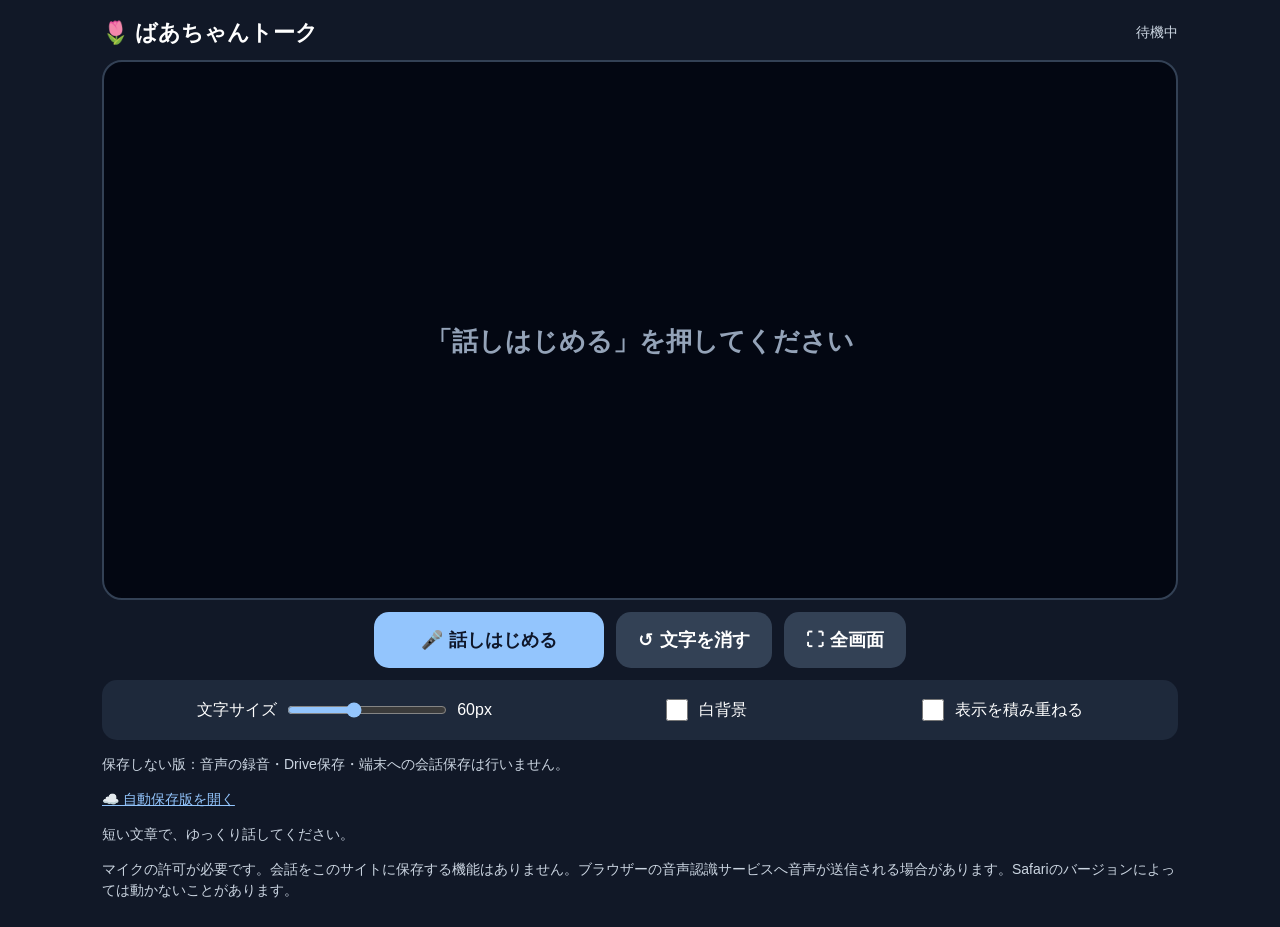
<file: baachan-talk-nosave/index.html>
<!doctype html><html lang="ja"><head><meta charset="utf-8"><meta name="viewport" content="width=device-width,initial-scale=1,viewport-fit=cover"><title>ばあちゃんトーク（保存しない版）</title><meta name="theme-color" content="#111827"><style>
*{box-sizing:border-box}body{margin:0;background:#111827;color:white;font-family:-apple-system,BlinkMacSystemFont,"Hiragino Kaku Gothic ProN",sans-serif}main{max-width:1100px;margin:auto;padding:12px}.top,.controls,.settings{display:flex;align-items:center;gap:12px;flex-wrap:wrap;justify-content:center}.top{justify-content:space-between;margin:6px 0 12px}.top h1{margin:0;font-size:22px}.status{font-size:14px;color:#cbd5e1}.screen{min-height:300px;height:60dvh;background:#030712;color:white;border:2px solid #334155;border-radius:20px;padding:24px;display:flex;align-items:center;justify-content:center;text-align:center;overflow:auto}.screen.light{background:#fffdf5;color:#171717}.text{font-size:var(--fontSize,60px);font-weight:750;line-height:1.4;overflow-wrap:anywhere;white-space:pre-wrap;width:100%}.interim{opacity:.65}.hint{font-size:26px;color:#94a3b8}button{font:700 18px system-ui;border:0;border-radius:15px;padding:15px 22px;background:#334155;color:white;min-height:56px}button.main{background:#93c5fd;color:#0f172a;min-width:230px}button.main.active{background:#fecaca;color:#450a0a}.controls,.settings{margin-top:12px}.settings{background:#1e293b;padding:16px;border-radius:15px;justify-content:space-around}label{display:flex;align-items:center;gap:8px}input[type=range]{accent-color:#93c5fd;width:160px}input[type=checkbox]{height:22px;width:22px}.notice{line-height:1.5;color:#cbd5e1;font-size:14px}.error{color:#fecaca}@media(max-width:540px){.screen{height:57dvh}.controls .main{width:100%}.controls button:not(.main){flex:1}}
 .drivePanel{background:#17253a;border:1px solid #40516c;border-radius:15px;padding:15px;margin-top:16px}.drivePanel summary{cursor:pointer;font-weight:700}.drivePanel input[type=text]{width:100%;max-width:530px;padding:12px;border-radius:10px;border:1px solid #7b8da7;background:#fff;color:#111;font-size:15px}.drivePanel p{color:#cbd5e1;line-height:1.5;font-size:14px}</style></head><body><main><div class="top"><h1>🌷 ばあちゃんトーク</h1><span class="status" id="status">待機中</span></div><div id="screen" class="screen"><div class="text" id="text"><span class="hint">「話しはじめる」を押してください</span></div></div><div class="controls"><button class="main" id="toggle">🎤 話しはじめる</button><button id="clear">↺ 文字を消す</button><button id="fullscreen">⛶ 全画面</button></div><div class="settings"><label>文字サイズ <input type="range" min="32" max="100" step="2" value="60" id="size"><output id="sizeOut">60px</output></label><label><input type="checkbox" id="light">白背景</label><label><input type="checkbox" id="keep">表示を積み重ねる</label></div><p class="notice">保存しない版：音声の録音・Drive保存・端末への会話保存は行いません。</p><p class="notice"><a href="../baachan-talk/" style="color:#93c5fd">☁️ 自動保存版を開く</a></p><p class="notice" id="notice">短い文章で、ゆっくり話してください。</p><p class="notice">マイクの許可が必要です。会話をこのサイトに保存する機能はありません。ブラウザーの音声認識サービスへ音声が送信される場合があります。Safariのバージョンによっては動かないことがあります。</p></main><script>
(()=>{'use strict';const $=id=>document.getElementById(id),Recognition=window.SpeechRecognition||window.webkitSpeechRecognition;let recog=null,want=false,active=false,opening=false,epoch=0,timer=null,finalText='',interimText='';const toggle=$('toggle'),notice=$('notice'),status=$('status');function render(){const box=$('text');box.replaceChildren();if(!finalText&&!interimText){const a=document.createElement('span');a.className='hint';a.textContent=want?'話しかけてください':'「話しはじめる」を押してください';box.append(a);return}box.append(document.createTextNode(finalText));if(interimText){let span=document.createElement('span');span.className='interim';span.textContent=(finalText?'\n':'')+interimText;box.append(span)}}function info(s,err=false){notice.textContent=s;notice.classList.toggle('error',err)}function showState(s){status.textContent=s;toggle.textContent=want?'■ 会話を止める':'🎤 話しはじめる';toggle.classList.toggle('active',want)}function stop(){want=false;epoch++;if(timer)clearTimeout(timer);timer=null;if(recog)try{recog.abort()}catch(e){}recog=null;active=false;opening=false;interimText='';showState('待機中');render();info('停止しました。文字はそのまま表示されています。')}function listen(){if(!want||opening||active)return;opening=true;const myEpoch=epoch;try{const r=new Recognition();recog=r;r.lang='ja-JP';r.continuous=true;r.interimResults=true;r.maxAlternatives=1;r.onstart=()=>{if(myEpoch!==epoch)return;opening=false;active=true;showState('🎤 聞き取り中');info('マイクが有効です。話しかけてください。')};r.onresult=e=>{if(myEpoch!==epoch)return;let completed='',temporary='';for(let i=e.resultIndex;i<e.results.length;i++){const txt=e.results[i][0]?.transcript||'';if(e.results[i].isFinal)completed+=txt;else temporary+=txt}if(completed.trim()){finalText=$('keep').checked?(finalText?finalText+'\n':'')+completed.trim():completed.trim()}interimText=temporary.trim();render()};r.onerror=e=>{if(myEpoch!==epoch)return;const code=e.error||'unknown';if(['not-allowed','service-not-allowed','audio-capture','language-not-supported'].includes(code)){want=false;info('音声認識を利用できません（'+code+'）。マイク許可・Safariの対応状況を確認してください。',true)}else if(code==='no-speech')info('聞き取れませんでした。再度話してください。');else info('認識が一時停止しました（'+code+'）。',true);showState(want?'再接続中':'待機中')};r.onend=()=>{if(myEpoch!==epoch)return;active=false;opening=false;interimText='';render();showState(want?'再接続中':'待機中');if(want)timer=setTimeout(()=>{if(myEpoch===epoch)listen()},700)};r.start();showState('起動中')}catch(err){opening=false;want=false;showState('待機中');info('音声認識を開始できませんでした。'+(err.message||''),true)}}toggle.onclick=()=>{if(want){stop();return}if(!Recognition){info('このブラウザーでは音声認識APIが使えません。別の音声認識方式が必要です。',true);return}if(!isSecureContext){info('HTTPSでページを開いてください。',true);return}want=true;epoch++;if(!$('keep').checked)finalText='';interimText='';render();listen()};$('clear').onclick=()=>{finalText='';interimText='';render()};$('size').oninput=e=>{$('text').style.setProperty('--fontSize',e.target.value+'px');$('sizeOut').textContent=e.target.value+'px'};$('light').onchange=e=>$('screen').classList.toggle('light',e.target.checked);$('fullscreen').onclick=async()=>{try{if(document.fullscreenElement)await document.exitFullscreen();else if($('screen').requestFullscreen)await $('screen').requestFullscreen();else info('このSafariでは全画面表示に対応していません。')}catch(e){info('全画面表示は利用できません。')}};if(!Recognition)info('この環境はWeb Speech APIに対応していません。別方式への切り替えが必要です。',true);
})();</script></body></html>
</file>
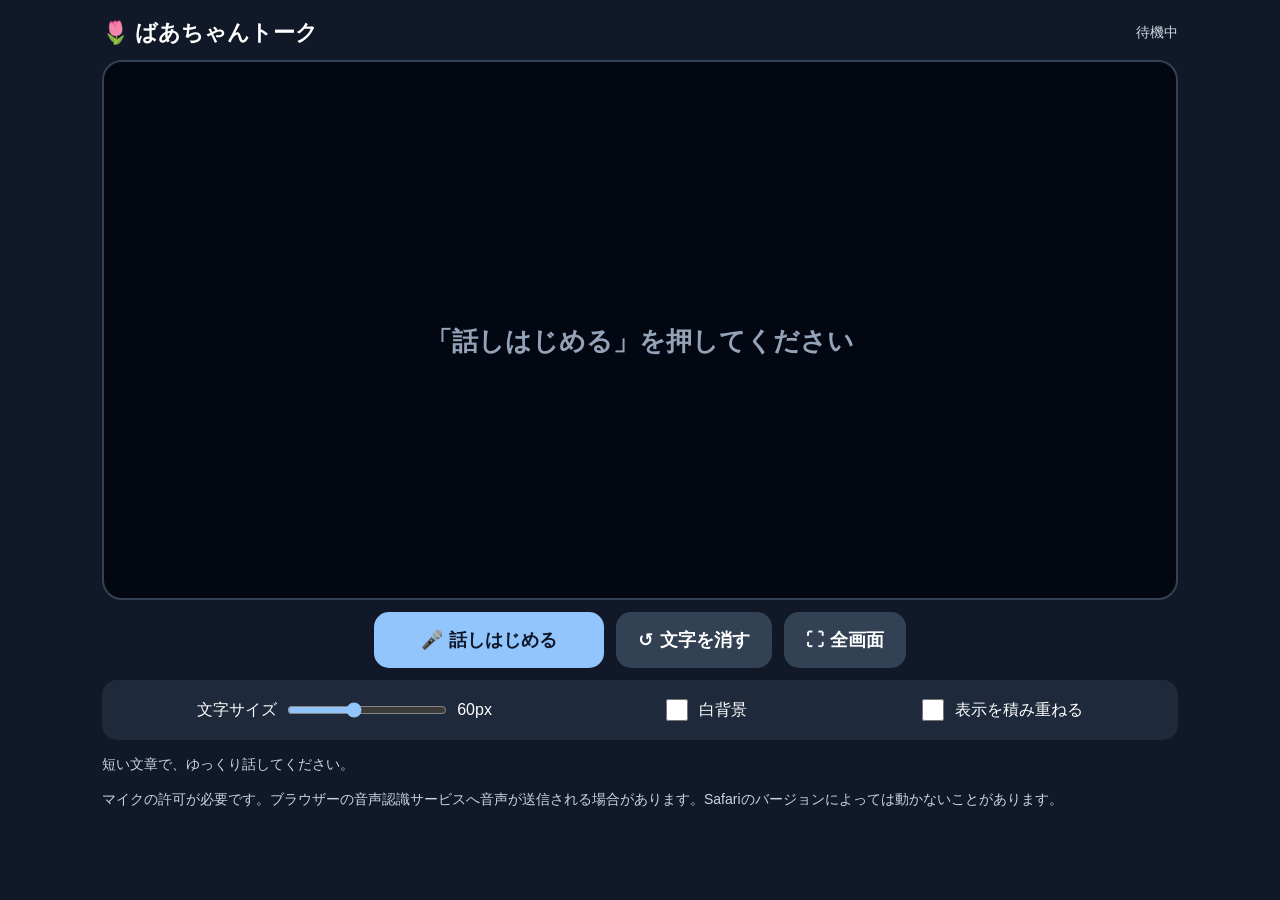
<file: baachan-talk/index.html>
<!doctype html><html lang="ja"><head><meta charset="utf-8"><meta name="viewport" content="width=device-width,initial-scale=1,viewport-fit=cover"><title>ばあちゃんトーク</title><meta name="theme-color" content="#111827"><style>
*{box-sizing:border-box}body{margin:0;background:#111827;color:white;font-family:-apple-system,BlinkMacSystemFont,"Hiragino Kaku Gothic ProN",sans-serif}main{max-width:1100px;margin:auto;padding:12px}.top,.controls,.settings{display:flex;align-items:center;gap:12px;flex-wrap:wrap;justify-content:center}.top{justify-content:space-between;margin:6px 0 12px}.top h1{margin:0;font-size:22px}.status{font-size:14px;color:#cbd5e1}.screen{min-height:300px;height:60dvh;background:#030712;color:white;border:2px solid #334155;border-radius:20px;padding:24px;display:flex;align-items:center;justify-content:center;text-align:center;overflow:auto}.screen.light{background:#fffdf5;color:#171717}.text{font-size:var(--fontSize,60px);font-weight:750;line-height:1.4;overflow-wrap:anywhere;white-space:pre-wrap;width:100%}.interim{opacity:.65}.hint{font-size:26px;color:#94a3b8}button{font:700 18px system-ui;border:0;border-radius:15px;padding:15px 22px;background:#334155;color:white;min-height:56px}button.main{background:#93c5fd;color:#0f172a;min-width:230px}button.main.active{background:#fecaca;color:#450a0a}.controls,.settings{margin-top:12px}.settings{background:#1e293b;padding:16px;border-radius:15px;justify-content:space-around}label{display:flex;align-items:center;gap:8px}input[type=range]{accent-color:#93c5fd;width:160px}input[type=checkbox]{height:22px;width:22px}.notice{line-height:1.5;color:#cbd5e1;font-size:14px}.error{color:#fecaca}@media(max-width:540px){.screen{height:57dvh}.controls .main{width:100%}.controls button:not(.main){flex:1}}
 .drivePanel{background:#17253a;border:1px solid #40516c;border-radius:15px;padding:15px;margin-top:16px}.drivePanel summary{cursor:pointer;font-weight:700}.drivePanel input[type=text]{width:100%;max-width:530px;padding:12px;border-radius:10px;border:1px solid #7b8da7;background:#fff;color:#111;font-size:15px}.drivePanel p{color:#cbd5e1;line-height:1.5;font-size:14px}</style></head><body><main><div class="top"><h1>🌷 ばあちゃんトーク</h1><span class="status" id="status">待機中</span></div><div id="screen" class="screen"><div class="text" id="text"><span class="hint">「話しはじめる」を押してください</span></div></div><div class="controls"><button class="main" id="toggle">🎤 話しはじめる</button><button id="clear">↺ 文字を消す</button><button id="fullscreen">⛶ 全画面</button></div><div class="settings"><label>文字サイズ <input type="range" min="32" max="100" step="2" value="60" id="size"><output id="sizeOut">60px</output></label><label><input type="checkbox" id="light">白背景</label><label><input type="checkbox" id="keep">表示を積み重ねる</label></div><p class="notice" id="notice">短い文章で、ゆっくり話してください。</p><p class="notice">マイクの許可が必要です。ブラウザーの音声認識サービスへ音声が送信される場合があります。Safariのバージョンによっては動かないことがあります。</p></main><script>
(()=>{'use strict';const $=id=>document.getElementById(id),Recognition=window.SpeechRecognition||window.webkitSpeechRecognition;let recog=null,want=false,active=false,opening=false,epoch=0,timer=null,finalText='',interimText='';const toggle=$('toggle'),notice=$('notice'),status=$('status');function render(){const box=$('text');box.replaceChildren();if(!finalText&&!interimText){const a=document.createElement('span');a.className='hint';a.textContent=want?'話しかけてください':'「話しはじめる」を押してください';box.append(a);return}box.append(document.createTextNode(finalText));if(interimText){let span=document.createElement('span');span.className='interim';span.textContent=(finalText?'\n':'')+interimText;box.append(span)}}function info(s,err=false){notice.textContent=s;notice.classList.toggle('error',err)}function showState(s){status.textContent=s;toggle.textContent=want?'■ 会話を止める':'🎤 話しはじめる';toggle.classList.toggle('active',want)}function stop(){window.BTMail?.stop();want=false;epoch++;if(timer)clearTimeout(timer);timer=null;if(recog)try{recog.abort()}catch(e){}recog=null;active=false;opening=false;interimText='';showState('待機中');render();info('停止しました。文字はそのまま表示されています。')}function listen(){if(!want||opening||active)return;opening=true;const myEpoch=epoch;try{const r=new Recognition();recog=r;r.lang='ja-JP';r.continuous=true;r.interimResults=true;r.maxAlternatives=1;r.onstart=()=>{if(myEpoch!==epoch)return;opening=false;active=true;showState('🎤 聞き取り中');info('マイクが有効です。話しかけてください。')};r.onresult=e=>{if(myEpoch!==epoch)return;let completed='',temporary='';for(let i=e.resultIndex;i<e.results.length;i++){const txt=e.results[i][0]?.transcript||'';if(e.results[i].isFinal)completed+=txt;else temporary+=txt}if(completed.trim()){window.BTMail?.final(completed.trim());finalText=$('keep').checked?(finalText?finalText+'\n':'')+completed.trim():completed.trim()}interimText=temporary.trim();render()};r.onerror=e=>{if(myEpoch!==epoch)return;const code=e.error||'unknown';if(['not-allowed','service-not-allowed','audio-capture','language-not-supported'].includes(code)){want=false;window.BTMail?.stop();info('音声認識を利用できません（'+code+'）。マイク許可・Safariの対応状況を確認してください。',true)}else if(code==='no-speech')info('聞き取れませんでした。再度話してください。');else info('認識が一時停止しました（'+code+'）。',true);showState(want?'再接続中':'待機中')};r.onend=()=>{if(myEpoch!==epoch)return;active=false;opening=false;interimText='';render();showState(want?'再接続中':'待機中');if(want)timer=setTimeout(()=>{if(myEpoch===epoch)listen()},700)};r.start();showState('起動中')}catch(err){opening=false;want=false;window.BTMail?.stop();showState('待機中');info('音声認識を開始できませんでした。'+(err.message||''),true)}}toggle.onclick=async()=>{if(want){stop();return}if(!Recognition){info('このブラウザーでは音声認識APIが使えません。別の音声認識方式が必要です。',true);return}if(!isSecureContext){info('HTTPSでページを開いてください。',true);return}if(!window.BTMail){info('準備中です。少し待ってもう一度押してください。',true);return}toggle.disabled=true;let ready=false;try{ready=await window.BTMail.prepare()}finally{toggle.disabled=false}if(!ready)return;want=true;window.BTMail.start();epoch++;if(!$('keep').checked)finalText='';interimText='';render();listen()};$('clear').onclick=()=>{finalText='';interimText='';render()};$('size').oninput=e=>{$('text').style.setProperty('--fontSize',e.target.value+'px');$('sizeOut').textContent=e.target.value+'px'};$('light').onchange=e=>$('screen').classList.toggle('light',e.target.checked);$('fullscreen').onclick=async()=>{try{if(document.fullscreenElement)await document.exitFullscreen();else if($('screen').requestFullscreen)await $('screen').requestFullscreen();else info('このSafariでは全画面表示に対応していません。')}catch(e){info('全画面表示は利用できません。')}};if(!Recognition)info('この環境はWeb Speech APIに対応していません。別方式への切り替えが必要です。',true);
})();</script><script src="./mail-config.js"></script><script src="./mail-sync.js?v=20261025"></script></body></html>
</file>
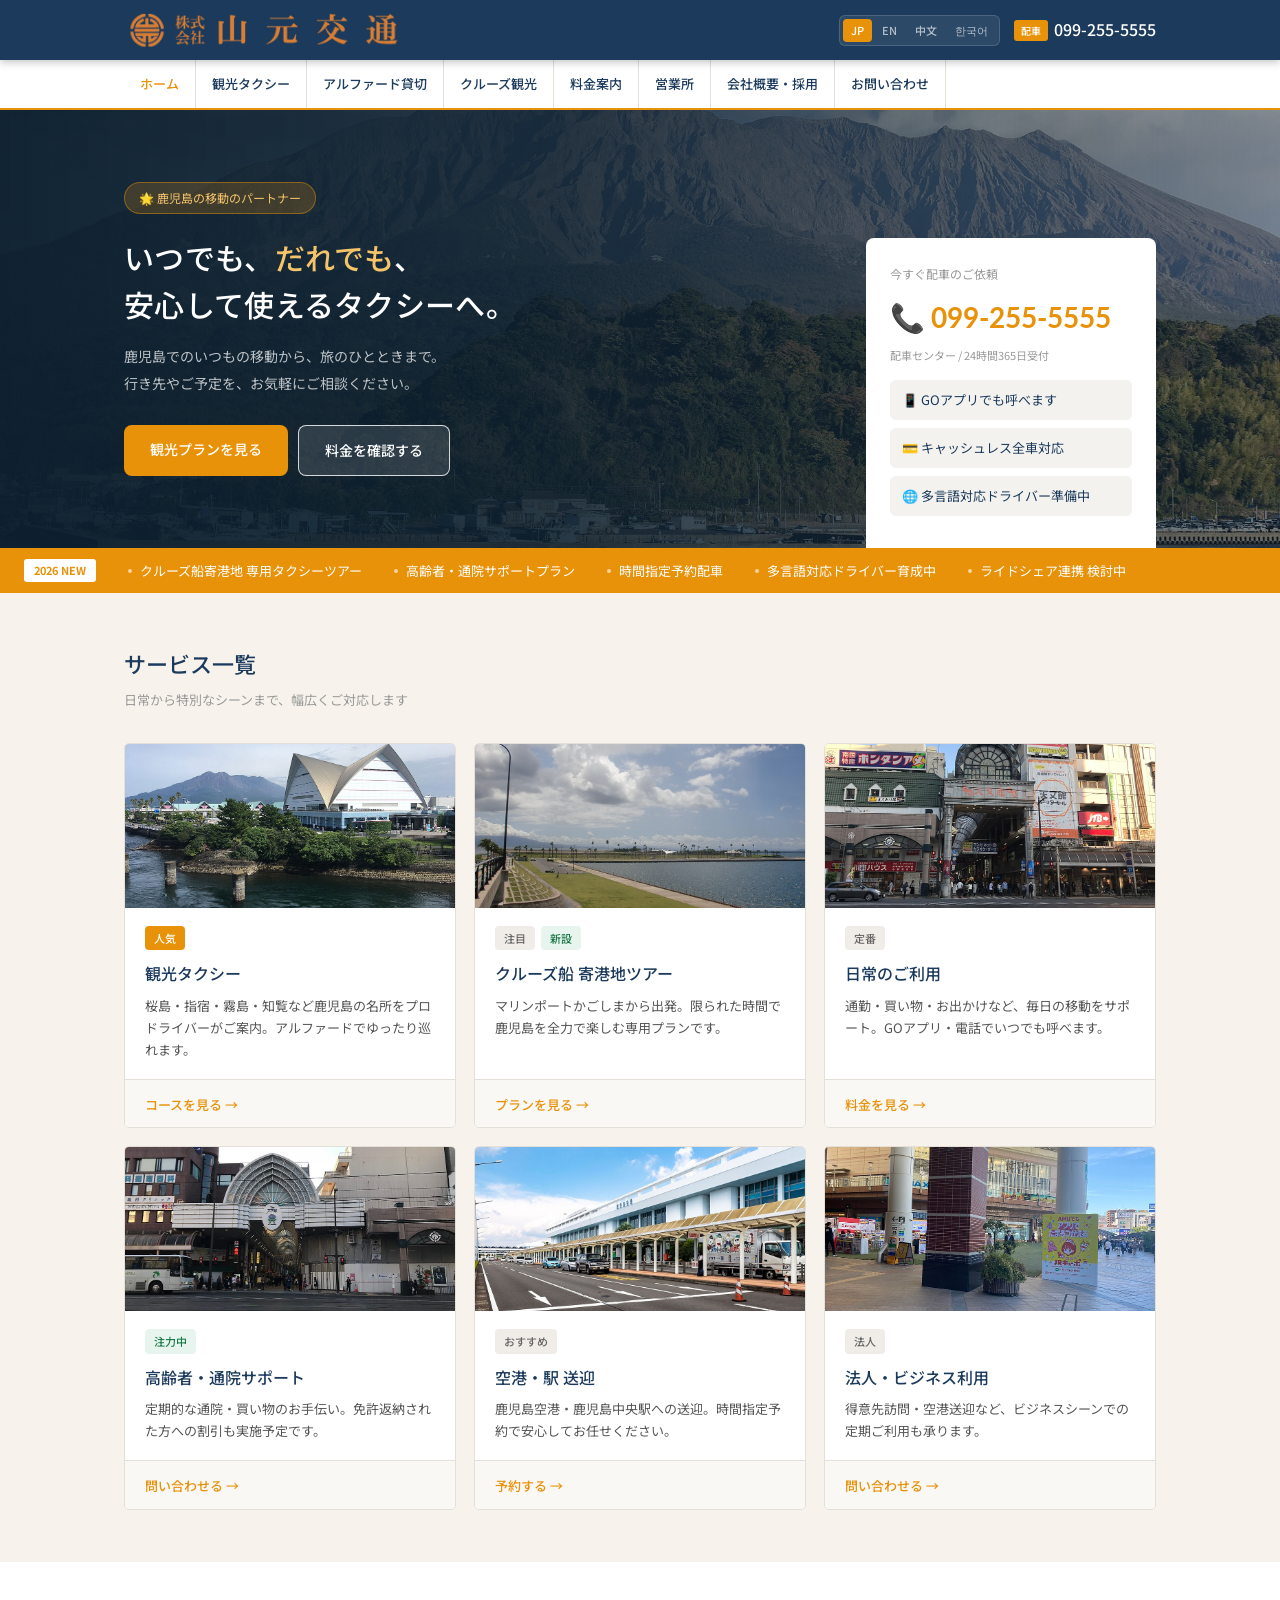
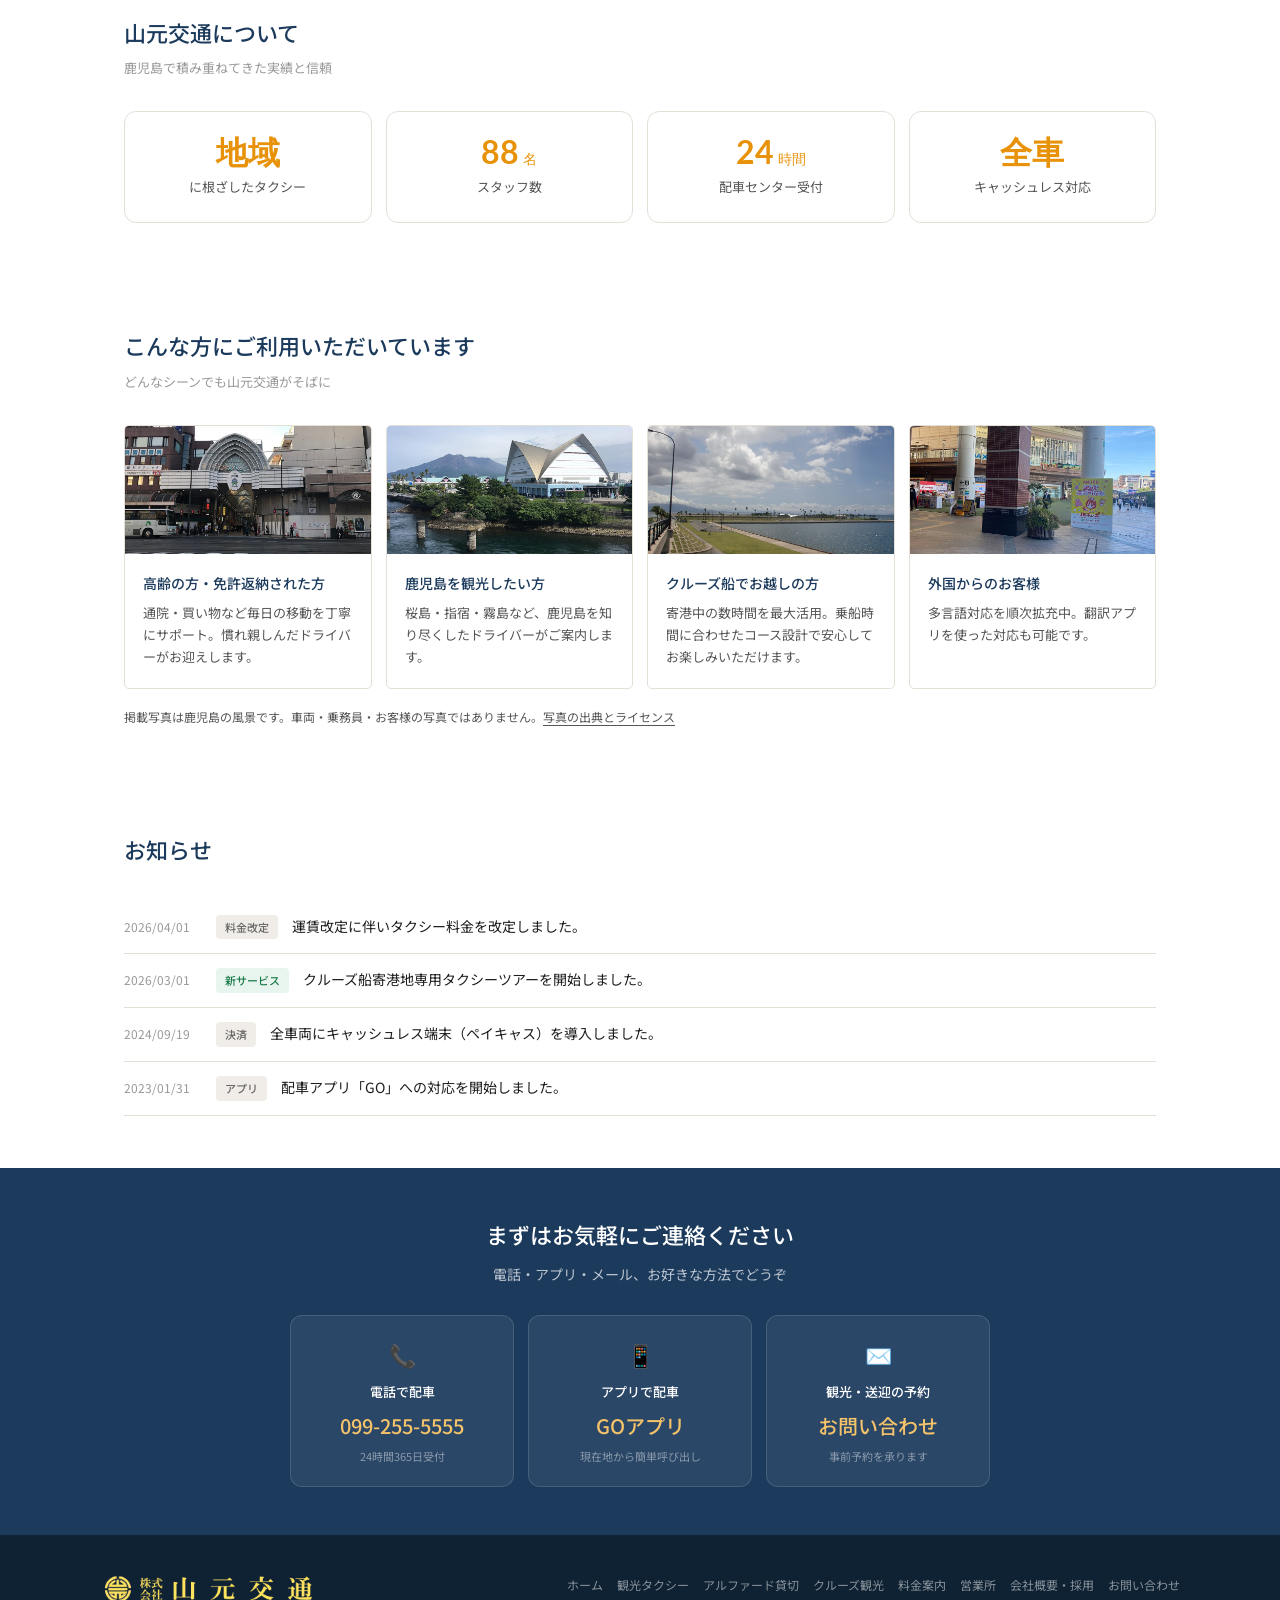
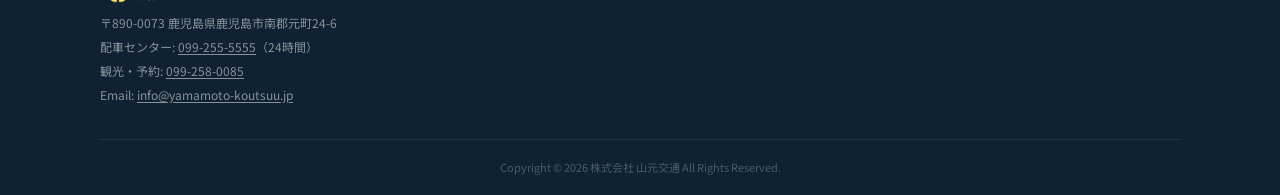
<file: files/index.html>
<!DOCTYPE html>
<html lang="ja">
<head>
  <meta charset="UTF-8">
  <meta name="viewport" content="width=device-width, initial-scale=1.0">
  <title>鹿児島のタクシー｜株式会社 山元交通</title>
  <meta name="description" content="鹿児島市のタクシー会社、山元交通。日常のお出かけ・空港送迎・観光タクシー・クルーズ船対応まで。24時間配車センター 099-255-5555">
  <link rel="preload" as="image" href="images/hero-sakurajima.jpg">
  <link rel="stylesheet" href="style.css">
  <style>
    /* HERO */
    .hero {
      background: linear-gradient(90deg, rgba(12,31,46,0.97) 0%, rgba(12,31,46,0.86) 43%, rgba(12,31,46,0.42) 100%), url('images/hero-sakurajima.jpg') center 42% / cover no-repeat;
      padding: 0;
      position: relative;
      overflow: hidden;
    }
    .hero-bg-pattern {
      position: absolute; inset: 0;
      background: linear-gradient(0deg, rgba(12,31,46,0.24), transparent 55%);
      pointer-events: none;
    }
    .hero-inner {
      max-width: 1080px; margin: 0 auto;
      padding: 72px 1.5rem 0;
      display: flex; gap: 2.5rem;
      align-items: flex-end; flex-wrap: wrap;
      position: relative;
    }
    .hero-text { flex: 1; min-width: 280px; padding-bottom: 72px; }
    .hero-tag {
      display: inline-flex; align-items: center; gap: 6px;
      background: rgba(232,146,10,0.2);
      border: 1px solid rgba(232,146,10,0.45);
      color: var(--orange-lt);
      font-size: 12px; padding: 5px 14px; border-radius: 20px;
      margin-bottom: 20px;
    }
    .hero h1 {
      font-size: 30px; font-weight: 500;
      color: #fff; line-height: 1.55;
      margin-bottom: 16px; letter-spacing: 0.01em;
    }
    .hero h1 em { color: var(--orange-lt); font-style: normal; }
    .hero-desc {
      color: rgba(255,255,255,0.72);
      font-size: 14px; line-height: 1.9;
      margin-bottom: 28px;
    }
    .hero-btns { display: flex; gap: 10px; flex-wrap: wrap; }

    .hero-card {
      background: #fff; border-radius: 8px 8px 0 0;
      padding: 26px 24px 32px;
      min-width: 240px; width: 290px;
      flex-shrink: 0;
    }
    .hero-card-label { font-size: 12px; color: var(--text-lt); margin-bottom: 10px; }
    .hero-tel-big {
      font-size: 28px; font-weight: 700;
      color: var(--orange);
      display: flex; align-items: center; gap: 6px;
      margin-bottom: 4px; font-family: 'Lato', sans-serif;
    }
    .hero-tel-note { font-size: 11px; color: var(--text-lt); margin-bottom: 16px; }
    .hero-chips { display: flex; flex-direction: column; gap: 8px; }
    .hero-chip {
      background: var(--gray-lt); border-radius: 6px;
      padding: 9px 12px; font-size: 13px; color: var(--navy);
      display: flex; align-items: center; gap: 8px;
    }

    /* NEW BANNER */
    .new-banner {
      background: var(--orange); padding: 11px 0; overflow: hidden;
    }
    .new-banner-scroll {
      display: flex; gap: 32px; align-items: center;
      padding: 0 1.5rem; overflow-x: auto;
    }
    .new-banner-scroll::-webkit-scrollbar { display: none; }
    .nb-label {
      background: #fff; color: var(--orange);
      font-size: 11px; font-weight: 700;
      padding: 2px 10px; border-radius: 3px;
      white-space: nowrap; flex-shrink: 0;
    }
    .nb-item {
      color: #fff; font-size: 13px; white-space: nowrap;
      display: flex; align-items: center; gap: 8px;
    }
    .nb-dot { width: 4px; height: 4px; background: rgba(255,255,255,0.6); border-radius: 50%; flex-shrink: 0; }

    /* SERVICE CARDS */
    .svc-grid {
      display: grid;
      grid-template-columns: repeat(auto-fit, minmax(260px, 1fr));
      gap: 18px;
    }
    .svc-card { background: #fff; border-radius: 5px; border: 1px solid var(--gray-bd); overflow: hidden; }
    .svc-img {
      height: 164px; overflow: hidden;
    }
    .svc-img img { width: 100%; height: 100%; object-fit: cover; }
    .svc-img-kankou img { object-position: center 57%; }
    .svc-img-cruise img { object-position: center 60%; }
    .svc-img-airport img { object-position: center 55%; }
    .svc-body { padding: 18px 20px; }
    .svc-badges { display: flex; gap: 6px; margin-bottom: 10px; flex-wrap: wrap; }
    .svc-body h3 { font-size: 16px; font-weight: 500; color: var(--navy); margin-bottom: 7px; }
    .svc-body p  { font-size: 13px; color: var(--text-md); line-height: 1.7; }
    .svc-footer {
      border-top: 1px solid var(--gray-bd);
      padding: 11px 20px; background: #faf8f5;
    }
    .svc-link { font-size: 13px; color: var(--orange); font-weight: 500; }
    a.svc-card { display: flex !important; flex-direction: column; transition: transform 0.15s, box-shadow 0.15s; }
    .svc-body { flex: 1; }
    a.svc-card:hover { transform: translateY(-2px); box-shadow: 0 6px 20px rgba(0,0,0,0.1); }
    a.svc-card:focus-visible { outline: 3px solid var(--orange); outline-offset: 3px; }

    /* STATS */
    .stats-grid {
      display: grid;
      grid-template-columns: repeat(auto-fit, minmax(150px, 1fr));
      gap: 14px;
    }
    .stat-card {
      text-align: center; padding: 24px 16px;
      border: 1px solid var(--gray-bd); border-radius: var(--radius);
    }
    .stat-num {
      font-size: 32px; font-weight: 700;
      color: var(--orange); line-height: 1;
      font-family: 'Lato', sans-serif;
    }
    .stat-unit { font-size: 14px; font-weight: 400; }
    .stat-label { font-size: 13px; color: var(--text-md); margin-top: 8px; }

    /* USER SCENE */
    .scene-grid {
      display: grid;
      grid-template-columns: repeat(auto-fit, minmax(220px, 1fr));
      gap: 14px;
    }
    .scene-card {
      background: #fff; border: 1px solid var(--gray-bd);
      border-radius: 5px; overflow: hidden;
    }
    .scene-photo { width: 100%; height: 128px; object-fit: cover; }
    .scene-copy { padding: 18px 18px 20px; }
    .scene-title { font-size: 14px; font-weight: 500; color: var(--navy); margin-bottom: 6px; }
    .scene-desc  { font-size: 13px; color: var(--text-md); line-height: 1.7; }
    .photo-note { font-size: 12px; color: var(--text-md); margin-top: 18px; line-height: 1.7; }
    .photo-note a { text-decoration: underline; text-underline-offset: 3px; }

    @media (max-width: 640px) {
      .hero { background-position: 59% center; background-image: linear-gradient(90deg, rgba(12,31,46,0.94), rgba(12,31,46,0.72)), url('images/hero-sakurajima.jpg'); }
      .hero-inner { padding-top: 46px; gap: 0; }
      .hero-text { padding-bottom: 38px; }
      .hero h1 { font-size: clamp(24px, 6.5vw, 28px); }
      .hero h1 br { display: none; }
      .hero-card { width: 100%; min-width: 0; }
      .svc-img { height: 190px; }
      .scene-photo { height: 160px; }
    }

    /* NEWS */
    .news-row {
      display: flex; align-items: flex-start; gap: 14px;
      padding: 14px 0; border-bottom: 1px solid var(--gray-bd);
    }
    .news-date { font-size: 12px; color: var(--text-lt); min-width: 78px; padding-top: 2px; }
    .news-text { font-size: 14px; color: var(--text); }

    /* CTA STRIP */
    .cta-strip {
      background: var(--navy);
      padding: 48px 1.5rem; text-align: center;
    }
    .cta-strip h2 { color: #fff; font-size: 22px; font-weight: 500; margin-bottom: 10px; }
    .cta-strip p  { color: rgba(255,255,255,0.7); font-size: 14px; margin-bottom: 28px; }
    .cta-grid {
      display: grid;
      grid-template-columns: repeat(auto-fit, minmax(190px, 1fr));
      gap: 14px; max-width: 700px; margin: 0 auto;
    }
    .cta-box {
      background: rgba(255,255,255,0.07);
      border: 1px solid rgba(255,255,255,0.13);
      border-radius: var(--radius); padding: 20px;
    }
    .cta-box-icon { font-size: 22px; margin-bottom: 8px; }
    .cta-box-title { color: #fff; font-size: 13px; font-weight: 500; margin-bottom: 6px; }
    .cta-box-val { color: var(--orange-lt); font-size: 20px; font-weight: 500; }
    .cta-box-note { color: rgba(255,255,255,0.45); font-size: 11px; margin-top: 4px; }
  </style>
</head>
<body>
<div id="site-header"></div>

<!-- HERO -->
<section class="hero">
  <div class="hero-bg-pattern"></div>
  <div class="hero-inner">
    <div class="hero-text">
      <div class="hero-tag" data-i18n="hero.tag">🌟 鹿児島の移動のパートナー</div>
      <h1 data-i18n="hero.h1">いつでも、<em>だれでも</em>、<br>安心して使えるタクシーへ。</h1>
      <p class="hero-desc" data-i18n="hero.desc">鹿児島でのいつもの移動から、旅のひとときまで。<br>行き先やご予定を、お気軽にご相談ください。</p>
      <div class="hero-btns">
        <a href="kankou.html" class="btn btn-primary" data-i18n="hero.btn1">観光プランを見る</a>
        <a href="ryoukin.html" class="btn btn-outline" data-i18n="hero.btn2" style="background:rgba(255,255,255,0.12);border-color:rgba(255,255,255,0.8)">料金を確認する</a>
      </div>
    </div>
    <div class="hero-card">
      <div class="hero-card-label" data-i18n="hero.card.label">今すぐ配車のご依頼</div>
      <div class="hero-tel-big"><span>📞</span><a href="tel:0992555555" style="color:var(--orange)">099-255-5555</a></div>
      <div class="hero-tel-note" data-i18n="hero.card.note">配車センター / 24時間365日受付</div>
      <div class="hero-chips">
        <div class="hero-chip" data-i18n="hero.chip1">📱 GOアプリでも呼べます</div>
        <div class="hero-chip" data-i18n="hero.chip2">💳 キャッシュレス全車対応</div>
        <div class="hero-chip" data-i18n="hero.chip3">🌐 多言語対応ドライバー準備中</div>
      </div>
    </div>
  </div>
</section>

<!-- NEW SERVICES BANNER -->
<div class="new-banner">
  <div class="new-banner-scroll">
    <span class="nb-label" data-i18n="banner.new">2026 NEW</span>
    <div class="nb-item"><span class="nb-dot"></span><span data-i18n="banner.item1">クルーズ船寄港地 専用タクシーツアー</span></div>
    <div class="nb-item"><span class="nb-dot"></span><span data-i18n="banner.item2">高齢者・通院サポートプラン</span></div>
    <div class="nb-item"><span class="nb-dot"></span><span data-i18n="banner.item3">時間指定予約配車</span></div>
    <div class="nb-item"><span class="nb-dot"></span><span data-i18n="banner.item4">多言語対応ドライバー育成中</span></div>
    <div class="nb-item"><span class="nb-dot"></span><span data-i18n="banner.item5">ライドシェア連携 検討中</span></div>
  </div>
</div>

<!-- SERVICES -->
<section class="section section-cream">
  <div class="wrap">
    <div class="sec-head">
      <div class="sec-title" data-i18n="svc.title">サービス一覧</div>
      <div class="sec-sub" data-i18n="svc.sub">日常から特別なシーンまで、幅広くご対応します</div>
    </div>
    <div class="svc-grid">
      <a href="kankou.html" class="svc-card" style="display:block;text-decoration:none;color:inherit;cursor:pointer">
        <div class="svc-img svc-img-kankou"><img src="images/service-tour.jpg" alt="桜島と鹿児島水族館の風景" width="960" height="720" loading="lazy" decoding="async"></div>
        <div class="svc-body">
          <div class="svc-badges"><span class="badge badge-orange">人気</span></div>
          <h3 data-i18n="svc1.title">観光タクシー</h3>
          <p data-i18n="svc1.desc">桜島・指宿・霧島・知覧など鹿児島の名所をプロドライバーがご案内。アルファードでゆったり巡れます。</p>
        </div>
        <div class="svc-footer"><span class="svc-link" data-i18n="svc1.link">コースを見る →</span></div>
      </a>
      <a href="cruise.html" class="svc-card" style="display:block;text-decoration:none;color:inherit;cursor:pointer">
        <div class="svc-img svc-img-cruise"><img src="images/service-cruise.jpg" alt="マリンポートかごしまの海辺" width="960" height="720" loading="lazy" decoding="async"></div>
        <div class="svc-body">
          <div class="svc-badges"><span class="badge badge-label">注目</span><span class="badge badge-green">新設</span></div>
          <h3 data-i18n="svc2.title">クルーズ船 寄港地ツアー</h3>
          <p data-i18n="svc2.desc">マリンポートかごしまから出発。限られた時間で鹿児島を全力で楽しむ専用プランです。</p>
        </div>
        <div class="svc-footer"><span class="svc-link" data-i18n="svc2.link">プランを見る →</span></div>
      </a>
      <a href="ryoukin.html" class="svc-card" style="display:block;text-decoration:none;color:inherit;cursor:pointer">
        <div class="svc-img svc-img-daily"><img src="images/service-daily.jpg" alt="鹿児島市・天文館の街並み" width="960" height="720" loading="lazy" decoding="async"></div>
        <div class="svc-body">
          <div class="svc-badges"><span class="badge badge-label">定番</span></div>
          <h3 data-i18n="svc3.title">日常のご利用</h3>
          <p data-i18n="svc3.desc">通勤・買い物・お出かけなど、毎日の移動をサポート。GOアプリ・電話でいつでも呼べます。</p>
        </div>
        <div class="svc-footer"><span class="svc-link" data-i18n="svc3.link">料金を見る →</span></div>
      </a>
      <a href="contact.html?type=senior" class="svc-card" style="display:block;text-decoration:none;color:inherit;cursor:pointer">
        <div class="svc-img svc-img-senior"><img src="images/service-senior.jpg" alt="天文館本通りの商店街" width="960" height="720" loading="lazy" decoding="async"></div>
        <div class="svc-body">
          <div class="svc-badges"><span class="badge badge-green">注力中</span></div>
          <h3 data-i18n="svc4.title">高齢者・通院サポート</h3>
          <p data-i18n="svc4.desc">定期的な通院・買い物のお手伝い。免許返納された方への割引も実施予定です。</p>
        </div>
        <div class="svc-footer"><span class="svc-link" data-i18n="svc4.link">問い合わせる →</span></div>
      </a>
      <a href="contact.html?type=airport" class="svc-card" style="display:block;text-decoration:none;color:inherit;cursor:pointer">
        <div class="svc-img svc-img-airport"><img src="images/service-airport.jpg" alt="鹿児島空港のターミナル前" width="960" height="640" loading="lazy" decoding="async"></div>
        <div class="svc-body">
          <div class="svc-badges"><span class="badge badge-label">おすすめ</span></div>
          <h3 data-i18n="svc5.title">空港・駅 送迎</h3>
          <p data-i18n="svc5.desc">鹿児島空港・鹿児島中央駅への送迎。時間指定予約で安心してお任せください。</p>
        </div>
        <div class="svc-footer"><span class="svc-link" data-i18n="svc5.link">予約する →</span></div>
      </a>
      <a href="contact.html?type=business" class="svc-card" style="display:block;text-decoration:none;color:inherit;cursor:pointer">
        <div class="svc-img svc-img-biz"><img src="images/service-business.jpg" alt="鹿児島中央駅前の風景" width="960" height="720" loading="lazy" decoding="async"></div>
        <div class="svc-body">
          <div class="svc-badges"><span class="badge badge-label">法人</span></div>
          <h3 data-i18n="svc6.title">法人・ビジネス利用</h3>
          <p data-i18n="svc6.desc">得意先訪問・空港送迎など、ビジネスシーンでの定期ご利用も承ります。</p>
        </div>
        <div class="svc-footer"><span class="svc-link" data-i18n="svc4.link">問い合わせる →</span></div>
      </a>
    </div>
  </div>
</section>

<!-- STATS -->
<section class="section">
  <div class="wrap">
    <div class="sec-head">
      <div class="sec-title" data-i18n="stats.title">山元交通について</div>
      <div class="sec-sub" data-i18n="stats.sub">鹿児島で積み重ねてきた実績と信頼</div>
    </div>
    <div class="stats-grid">
      <div class="stat-card">
        <div class="stat-num">地域<span class="stat-unit"></span></div>
        <div class="stat-label">に根ざしたタクシー</div>
      </div>
      <div class="stat-card">
        <div class="stat-num">88<span class="stat-unit"> 名</span></div>
        <div class="stat-label">スタッフ数</div>
      </div>
      <div class="stat-card">
        <div class="stat-num">24<span class="stat-unit"> 時間</span></div>
        <div class="stat-label">配車センター受付</div>
      </div>
      <div class="stat-card">
        <div class="stat-num">全車<span class="stat-unit"></span></div>
        <div class="stat-label">キャッシュレス対応</div>
      </div>
    </div>
  </div>
</section>

<!-- USER SCENES -->
<section class="section">
  <div class="wrap">
    <div class="sec-head">
      <div class="sec-title" data-i18n="scene.title">こんな方にご利用いただいています</div>
      <div class="sec-sub" data-i18n="scene.sub">どんなシーンでも山元交通がそばに</div>
    </div>
    <div class="scene-grid">
      <div class="scene-card">
        <img class="scene-photo" src="images/service-senior.jpg" alt="天文館本通りの商店街" width="960" height="720" loading="lazy" decoding="async">
        <div class="scene-copy">
          <div class="scene-title" data-i18n="scene1.title">高齢の方・免許返納された方</div>
          <div class="scene-desc" data-i18n="scene1.desc">通院・買い物など毎日の移動を丁寧にサポート。慣れ親しんだドライバーがお迎えします。</div>
        </div>
      </div>
      <div class="scene-card">
        <img class="scene-photo" src="images/service-tour.jpg" alt="桜島と鹿児島水族館の風景" width="960" height="720" loading="lazy" decoding="async">
        <div class="scene-copy">
          <div class="scene-title" data-i18n="scene2.title">鹿児島を観光したい方</div>
          <div class="scene-desc" data-i18n="scene2.desc">桜島・指宿・霧島など、鹿児島を知り尽くしたドライバーがご案内します。</div>
        </div>
      </div>
      <div class="scene-card">
        <img class="scene-photo" src="images/service-cruise.jpg" alt="マリンポートかごしまの海辺" width="960" height="720" loading="lazy" decoding="async">
        <div class="scene-copy">
          <div class="scene-title" data-i18n="scene3.title">クルーズ船でお越しの方</div>
          <div class="scene-desc" data-i18n="scene3.desc">寄港中の数時間を最大活用。乗船時間に合わせたコース設計で安心してお楽しみいただけます。</div>
        </div>
      </div>
      <div class="scene-card">
        <img class="scene-photo" src="images/service-business.jpg" alt="鹿児島中央駅前の風景" width="960" height="720" loading="lazy" decoding="async">
        <div class="scene-copy">
          <div class="scene-title" data-i18n="scene4.title">外国からのお客様</div>
          <div class="scene-desc" data-i18n="scene4.desc">多言語対応を順次拡充中。翻訳アプリを使った対応も可能です。</div>
        </div>
      </div>
    </div>
    <p class="photo-note" data-i18n="photos.note">掲載写真は鹿児島の風景です。車両・乗務員・お客様の写真ではありません。<a href="photo-credits.html">写真の出典とライセンス</a></p>
  </div>
</section>

<!-- NEWS -->
<section class="section">
  <div class="wrap">
    <div class="sec-head">
      <div class="sec-title" data-i18n="news.title">お知らせ</div>
    </div>
    <div class="news-row">
      <span class="news-date">2026/04/01</span>
      <span class="badge badge-label" style="flex-shrink:0">料金改定</span>
      <span class="news-text">運賃改定に伴いタクシー料金を改定しました。</span>
    </div>
    <div class="news-row">
      <span class="news-date">2026/03/01</span>
      <span class="badge badge-green" style="flex-shrink:0">新サービス</span>
      <span class="news-text">クルーズ船寄港地専用タクシーツアーを開始しました。</span>
    </div>
    <div class="news-row">
      <span class="news-date">2024/09/19</span>
      <span class="badge badge-label" style="flex-shrink:0">決済</span>
      <span class="news-text">全車両にキャッシュレス端末（ペイキャス）を導入しました。</span>
    </div>
    <div class="news-row">
      <span class="news-date">2023/01/31</span>
      <span class="badge badge-label" style="flex-shrink:0">アプリ</span>
      <span class="news-text">配車アプリ「GO」への対応を開始しました。</span>
    </div>
  </div>
</section>

<!-- CTA -->
<div class="cta-strip">
  <h2 data-i18n="cta.title">まずはお気軽にご連絡ください</h2>
  <p data-i18n="cta.sub">電話・アプリ・メール、お好きな方法でどうぞ</p>
  <div class="cta-grid">
    <div class="cta-box">
      <div class="cta-box-icon">📞</div>
      <div class="cta-box-title">電話で配車</div>
      <div class="cta-box-val"><a href="tel:0992555555" style="color:var(--orange-lt)">099-255-5555</a></div>
      <div class="cta-box-note">24時間365日受付</div>
    </div>
    <div class="cta-box">
      <div class="cta-box-icon">📱</div>
      <div class="cta-box-title">アプリで配車</div>
      <div class="cta-box-val"><a href="https://go.goinc.jp/" target="_blank" rel="noopener" style="color:var(--orange-lt)" data-i18n="cta2.val">GOアプリ</a></div>
      <div class="cta-box-note">現在地から簡単呼び出し</div>
    </div>
    <div class="cta-box">
      <div class="cta-box-icon">✉️</div>
      <div class="cta-box-title">観光・送迎の予約</div>
      <div class="cta-box-val"><a href="contact.html" style="color:var(--orange-lt)">お問い合わせ</a></div>
      <div class="cta-box-note">事前予約を承ります</div>
    </div>
  </div>
</div>

<div id="site-footer"></div>
<script src="i18n.js?v=20261022-copy-links"></script>
<script src="common.js"></script>
</body>
</html>
</file>
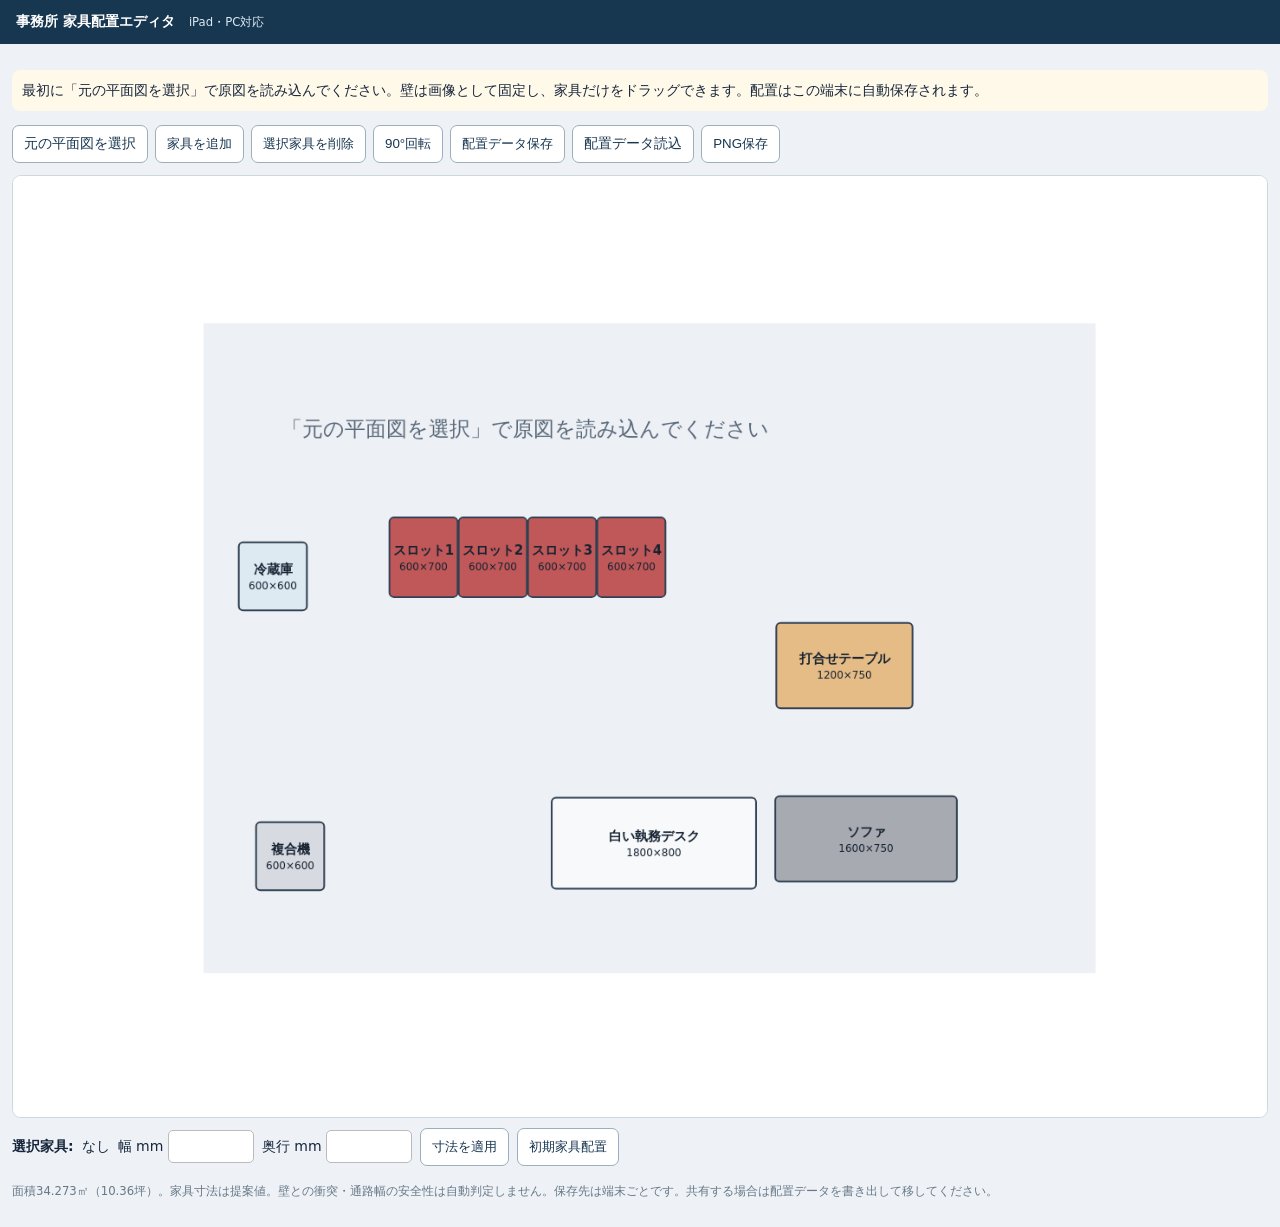
<file: office-layout/index.html>
<!doctype html><html lang="ja"><meta charset="utf-8"><meta name="viewport" content="width=device-width,initial-scale=1,user-scalable=no"><title>事務所 家具配置エディタ</title><style>body{margin:0;background:#eef2f6;font:14px system-ui;color:#17263c}header{background:#173650;color:white;padding:13px 16px}main{padding:12px;max-width:1300px;margin:auto}button,label.btn{border:1px solid #9bafbf;background:white;color:#173650;padding:9px 11px;border-radius:7px;cursor:pointer;display:inline-block}button.primary{background:#1761ac;color:white}.toolbar{display:flex;gap:7px;flex-wrap:wrap;margin:12px 0}.frame{background:white;border:1px solid #ccd8e0;overflow:hidden;border-radius:9px}canvas{width:100%;height:auto;display:block;touch-action:none}input[type=file]{display:none}.details{display:flex;gap:8px;flex-wrap:wrap;align-items:center;margin-top:10px}.details input{width:68px;padding:8px;border:1px solid #bbb;border-radius:5px}small{color:#687887}p{line-height:1.5}.hint{background:#fff9e9;padding:10px;border-radius:8px}</style><header><b>事務所 家具配置エディタ</b>　<small style="color:#dbe9f3">iPad・PC対応</small></header><main><p class="hint">最初に「元の平面図を選択」で原図を読み込んでください。壁は画像として固定し、家具だけをドラッグできます。配置はこの端末に自動保存されます。</p><div class="toolbar"><label class="btn primary">元の平面図を選択<input id="bginput" type="file" accept="image/*"></label><button id="add">家具を追加</button><button id="del">選択家具を削除</button><button id="rot">90°回転</button><button id="export">配置データ保存</button><label class="btn">配置データ読込<input id="import" type="file" accept=".json,application/json"></label><button id="png">PNG保存</button></div><div class="frame"><canvas id="cv" width="1448" height="1086"></canvas></div><div class="details"><b>選択家具:</b><span id="name">なし</span><label>幅 mm <input id="w" type="number" min="100"></label><label>奥行 mm <input id="h" type="number" min="100"></label><button id="resize">寸法を適用</button><button id="restore">初期家具配置</button></div><p><small>面積34.273㎡（10.36坪）。家具寸法は提案値。壁との衝突・通路幅の安全性は自動判定しません。保存先は端末ごとです。共有する場合は配置データを書き出して移してください。</small></p></main><script>
const c=document.getElementById('cv'),ctx=c.getContext('2d'),$=id=>document.getElementById(id);
let bg=null,selected=null,drag=null;
const unit=970/7400;
const defaults=[
{id:'desk',name:'白い執務デスク',x:740,y:770,w:1800,h:800,color:'#f7f9fb'},
{id:'fridge',name:'冷蔵庫',x:300,y:462,w:600,h:600,color:'#ddeaf2'},
{id:'slot1',name:'スロット1',x:474,y:440,w:600,h:700,color:'#c05859'},
{id:'slot2',name:'スロット2',x:554,y:440,w:600,h:700,color:'#c05859'},
{id:'slot3',name:'スロット3',x:634,y:440,w:600,h:700,color:'#c05859'},
{id:'slot4',name:'スロット4',x:714,y:440,w:600,h:700,color:'#c05859'},
{id:'meeting',name:'打合せテーブル',x:960,y:565,w:1200,h:750,color:'#e6bc86'},
{id:'sofa',name:'ソファ',x:985,y:765,w:1600,h:750,color:'#a7aab0'},
{id:'printer',name:'複合機',x:320,y:785,w:600,h:600,color:'#d7dae0'}
];
let items=JSON.parse(localStorage.getItem('office-items-v1')||'null')||defaults;
const save=()=>localStorage.setItem('office-items-v1',JSON.stringify(items));
const sz=f=>({w:f.w*unit,h:f.h*unit});
function draw(){ctx.fillStyle='#fff';ctx.fillRect(0,0,c.width,c.height);if(bg)ctx.drawImage(bg,0,0,c.width,c.height);else{ctx.fillStyle='#edf0f5';ctx.fillRect(220,170,1030,750);ctx.fillStyle='#596879';ctx.font='24px system-ui';ctx.fillText('「元の平面図を選択」で原図を読み込んでください',310,300)}
for(const f of items){const {w,h}=sz(f);ctx.fillStyle=f.color;ctx.strokeStyle=f.id===selected?'#0069e9':'#314153';ctx.lineWidth=f.id===selected?4:2;ctx.beginPath();ctx.roundRect(f.x-w/2,f.y-h/2,w,h,5);ctx.fill();ctx.stroke();ctx.fillStyle='#172332';ctx.textAlign='center';ctx.textBaseline='middle';ctx.font='bold 15px system-ui';ctx.fillText(f.name,f.x,f.y-7);ctx.font='12px system-ui';ctx.fillText(f.w+'×'+f.h,f.x,f.y+12)}}
function info(){let f=items.find(x=>x.id===selected);$('name').textContent=f?.name||'なし';$('w').value=f?.w||'';$('h').value=f?.h||''}
function pos(e){let r=c.getBoundingClientRect();return{x:(e.clientX-r.left)*c.width/r.width,y:(e.clientY-r.top)*c.height/r.height}}
c.addEventListener('pointerdown',e=>{const p=pos(e);let f=[...items].reverse().find(f=>{const s=sz(f);return Math.abs(p.x-f.x)<s.w/2&&Math.abs(p.y-f.y)<s.h/2});selected=f?.id||null;drag=f?{id:f.id,dx:p.x-f.x,dy:p.y-f.y}:null;c.setPointerCapture(e.pointerId);info();draw()});
c.addEventListener('pointermove',e=>{if(!drag)return;const f=items.find(f=>f.id===drag.id),p=pos(e),s=sz(f);f.x=Math.max(0,Math.min(c.width,p.x-drag.dx));f.y=Math.max(0,Math.min(c.height,p.y-drag.dy));draw()});
const end=()=>{drag=null;save()};c.addEventListener('pointerup',end);c.addEventListener('pointercancel',end);
function setBG(url){let im=new Image();im.onload=()=>{bg=im;draw()};im.src=url}
$('bginput').onchange=e=>{const f=e.target.files[0];if(!f)return;const r=new FileReader();r.onload=()=>{setBG(r.result);try{localStorage.setItem('office-bg-v1',r.result)}catch(e){alert('原図は表示されていますが容量制限で保存できません。次回は再選択してください。')}};r.readAsDataURL(f)};
$('add').onclick=()=>{let name=prompt('家具の名前','収納棚');if(!name)return;let id='f'+Date.now();items.push({id,name,x:700,y:650,w:800,h:400,color:'#c2d4ba'});selected=id;save();info();draw()};
$('del').onclick=()=>{if(!selected)return;items=items.filter(f=>f.id!==selected);selected=null;save();info();draw()};
$('rot').onclick=()=>{let f=items.find(x=>x.id===selected);if(!f)return;[f.w,f.h]=[f.h,f.w];save();info();draw()};
$('resize').onclick=()=>{let f=items.find(x=>x.id===selected);if(!f)return;f.w=Math.max(100,Number($('w').value)||f.w);f.h=Math.max(100,Number($('h').value)||f.h);save();draw()};
$('restore').onclick=()=>{if(confirm('家具配置を初期状態に戻しますか？')){items=structuredClone(defaults);selected=null;save();info();draw()}};
function dl(name,data){let a=document.createElement('a');a.href=data;a.download=name;a.click()}
$('export').onclick=()=>dl('office-layout.json','data:application/json;charset=utf-8,'+encodeURIComponent(JSON.stringify(items,null,2)));
$('import').onchange=async e=>{try{let data=JSON.parse(await e.target.files[0].text());if(!Array.isArray(data))throw 0;items=data;save();draw()}catch(e){alert('読み込めませんでした')}};
$('png').onclick=()=>dl('office-layout.png',c.toDataURL('image/png'));
const storedBG=localStorage.getItem('office-bg-v1');if(storedBG)setBG(storedBG);draw();
</script></html>
</file>
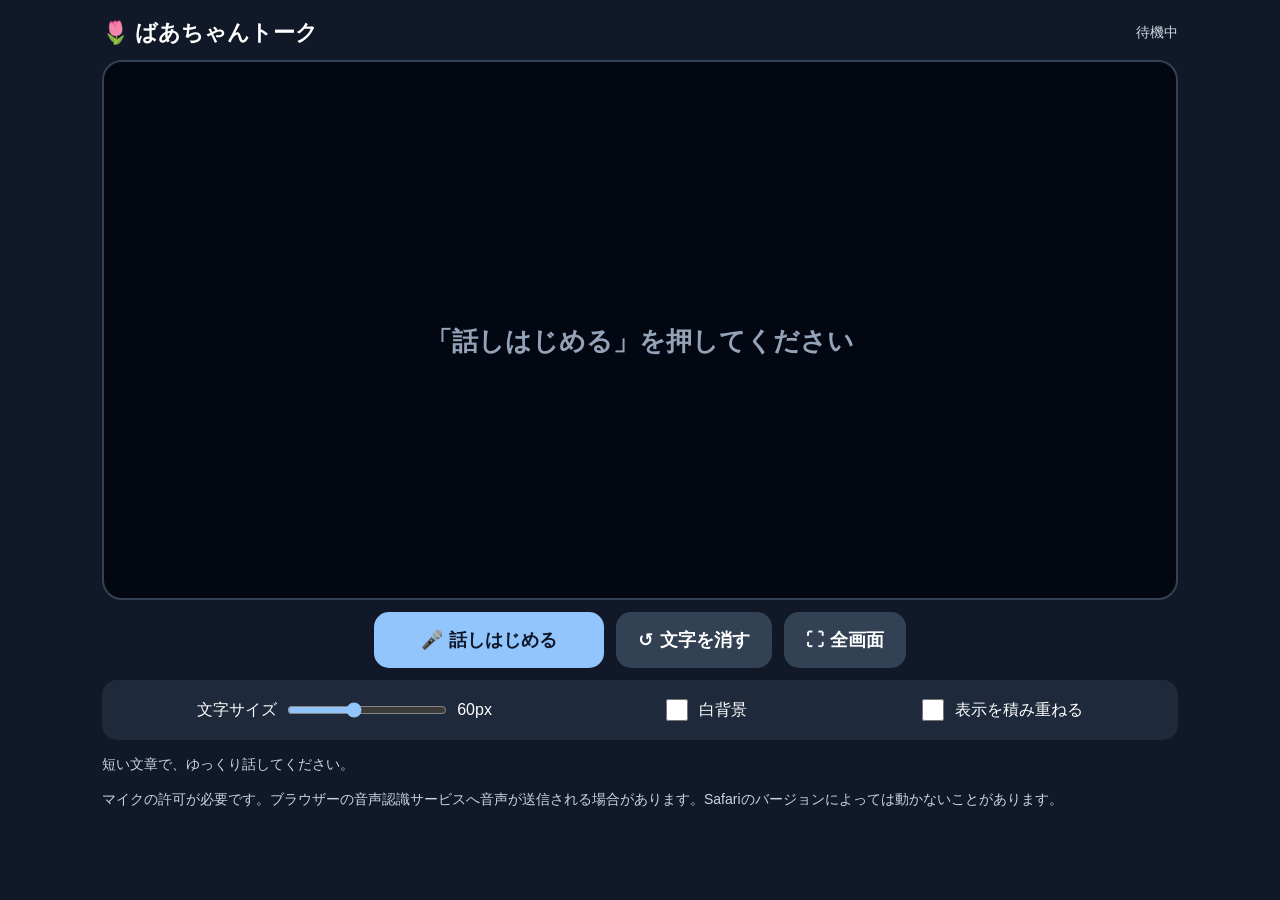
<file: baachan-talk/drive.html>
<!doctype html><html lang="ja"><head><meta charset="utf-8"><meta name="viewport" content="width=device-width,initial-scale=1,viewport-fit=cover"><title>ばあちゃんトーク</title><meta name="theme-color" content="#111827"><style>
*{box-sizing:border-box}body{margin:0;background:#111827;color:white;font-family:-apple-system,BlinkMacSystemFont,"Hiragino Kaku Gothic ProN",sans-serif}main{max-width:1100px;margin:auto;padding:12px}.top,.controls,.settings{display:flex;align-items:center;gap:12px;flex-wrap:wrap;justify-content:center}.top{justify-content:space-between;margin:6px 0 12px}.top h1{margin:0;font-size:22px}.status{font-size:14px;color:#cbd5e1}.screen{min-height:300px;height:60dvh;background:#030712;color:white;border:2px solid #334155;border-radius:20px;padding:24px;display:flex;align-items:center;justify-content:center;text-align:center;overflow:auto}.screen.light{background:#fffdf5;color:#171717}.text{font-size:var(--fontSize,60px);font-weight:750;line-height:1.4;overflow-wrap:anywhere;white-space:pre-wrap;width:100%}.interim{opacity:.65}.hint{font-size:26px;color:#94a3b8}button{font:700 18px system-ui;border:0;border-radius:15px;padding:15px 22px;background:#334155;color:white;min-height:56px}button.main{background:#93c5fd;color:#0f172a;min-width:230px}button.main.active{background:#fecaca;color:#450a0a}.controls,.settings{margin-top:12px}.settings{background:#1e293b;padding:16px;border-radius:15px;justify-content:space-around}label{display:flex;align-items:center;gap:8px}input[type=range]{accent-color:#93c5fd;width:160px}input[type=checkbox]{height:22px;width:22px}.notice{line-height:1.5;color:#cbd5e1;font-size:14px}.error{color:#fecaca}@media(max-width:540px){.screen{height:57dvh}.controls .main{width:100%}.controls button:not(.main){flex:1}}
 .drivePanel{background:#17253a;border:1px solid #40516c;border-radius:15px;padding:15px;margin-top:16px}.drivePanel summary{cursor:pointer;font-weight:700}.drivePanel input[type=text]{width:100%;max-width:530px;padding:12px;border-radius:10px;border:1px solid #7b8da7;background:#fff;color:#111;font-size:15px}.drivePanel p{color:#cbd5e1;line-height:1.5;font-size:14px}</style></head><body><main><div class="top"><h1>🌷 ばあちゃんトーク</h1><span class="status" id="status">待機中</span></div><div id="screen" class="screen"><div class="text" id="text"><span class="hint">「話しはじめる」を押してください</span></div></div><div class="controls"><button class="main" id="toggle">🎤 話しはじめる</button><button id="clear">↺ 文字を消す</button><button id="fullscreen">⛶ 全画面</button></div><div class="settings"><label>文字サイズ <input type="range" min="32" max="100" step="2" value="60" id="size"><output id="sizeOut">60px</output></label><label><input type="checkbox" id="light">白背景</label><label><input type="checkbox" id="keep">表示を積み重ねる</label></div><div hidden aria-hidden="true"><span id="driveStatus"></span><button id="driveLogin" tabindex="-1"></button><button id="driveRetry" tabindex="-1"></button></div><p class="notice" id="notice">短い文章で、ゆっくり話してください。</p><p class="notice">マイクの許可が必要です。ブラウザーの音声認識サービスへ音声が送信される場合があります。Safariのバージョンによっては動かないことがあります。</p></main><script>
(()=>{'use strict';const $=id=>document.getElementById(id),Recognition=window.SpeechRecognition||window.webkitSpeechRecognition;let recog=null,want=false,active=false,opening=false,epoch=0,timer=null,finalText='',interimText='';const toggle=$('toggle'),notice=$('notice'),status=$('status');function render(){const box=$('text');box.replaceChildren();if(!finalText&&!interimText){const a=document.createElement('span');a.className='hint';a.textContent=want?'話しかけてください':'「話しはじめる」を押してください';box.append(a);return}box.append(document.createTextNode(finalText));if(interimText){let span=document.createElement('span');span.className='interim';span.textContent=(finalText?'\n':'')+interimText;box.append(span)}}function info(s,err=false){notice.textContent=s;notice.classList.toggle('error',err)}function showState(s){status.textContent=s;toggle.textContent=want?'■ 会話を止める':'🎤 話しはじめる';toggle.classList.toggle('active',want)}function stop(){window.BTDrive?.stop();want=false;epoch++;if(timer)clearTimeout(timer);timer=null;if(recog)try{recog.abort()}catch(e){}recog=null;active=false;opening=false;interimText='';showState('待機中');render();info('停止しました。文字はそのまま表示されています。')}function listen(){if(!want||opening||active)return;opening=true;const myEpoch=epoch;try{const r=new Recognition();recog=r;r.lang='ja-JP';r.continuous=true;r.interimResults=true;r.maxAlternatives=1;r.onstart=()=>{if(myEpoch!==epoch)return;opening=false;active=true;showState('🎤 聞き取り中');info('マイクが有効です。話しかけてください。')};r.onresult=e=>{if(myEpoch!==epoch)return;let completed='',temporary='';for(let i=e.resultIndex;i<e.results.length;i++){const txt=e.results[i][0]?.transcript||'';if(e.results[i].isFinal)completed+=txt;else temporary+=txt}if(completed.trim()){window.BTDrive?.final(completed.trim());finalText=$('keep').checked?(finalText?finalText+'\n':'')+completed.trim():completed.trim()}interimText=temporary.trim();render()};r.onerror=e=>{if(myEpoch!==epoch)return;const code=e.error||'unknown';if(['not-allowed','service-not-allowed','audio-capture','language-not-supported'].includes(code)){want=false;window.BTDrive?.stop();info('音声認識を利用できません（'+code+'）。マイク許可・Safariの対応状況を確認してください。',true)}else if(code==='no-speech')info('聞き取れませんでした。再度話してください。');else info('認識が一時停止しました（'+code+'）。',true);showState(want?'再接続中':'待機中')};r.onend=()=>{if(myEpoch!==epoch)return;active=false;opening=false;interimText='';render();showState(want?'再接続中':'待機中');if(want)timer=setTimeout(()=>{if(myEpoch===epoch)listen()},700)};r.start();showState('起動中')}catch(err){opening=false;want=false;window.BTDrive?.stop();showState('待機中');info('音声認識を開始できませんでした。'+(err.message||''),true)}}toggle.onclick=async()=>{if(want){stop();return}if(!Recognition){info('このブラウザーでは音声認識APIが使えません。別の音声認識方式が必要です。',true);return}if(!isSecureContext){info('HTTPSでページを開いてください。',true);return}if(!window.BTDrive){info('準備中です。少し待ってもう一度押してください。',true);return}toggle.disabled=true;let ready=false;try{ready=await window.BTDrive.prepare()}finally{toggle.disabled=false}if(!ready){info('接続を完了できませんでした。もう一度「話しはじめる」を押してください。',true);return}want=true;window.BTDrive.start();epoch++;if(!$('keep').checked)finalText='';interimText='';render();listen()};$('clear').onclick=()=>{finalText='';interimText='';render()};$('size').oninput=e=>{$('text').style.setProperty('--fontSize',e.target.value+'px');$('sizeOut').textContent=e.target.value+'px'};$('light').onchange=e=>$('screen').classList.toggle('light',e.target.checked);$('fullscreen').onclick=async()=>{try{if(document.fullscreenElement)await document.exitFullscreen();else if($('screen').requestFullscreen)await $('screen').requestFullscreen();else info('このSafariでは全画面表示に対応していません。')}catch(e){info('全画面表示は利用できません。')}};if(!Recognition)info('この環境はWeb Speech APIに対応していません。別方式への切り替えが必要です。',true);
})();</script><script src="https://accounts.google.com/gsi/client" async defer></script><script src="./drive-sync.js?v=20261025-autosave"></script></body></html>
</file>
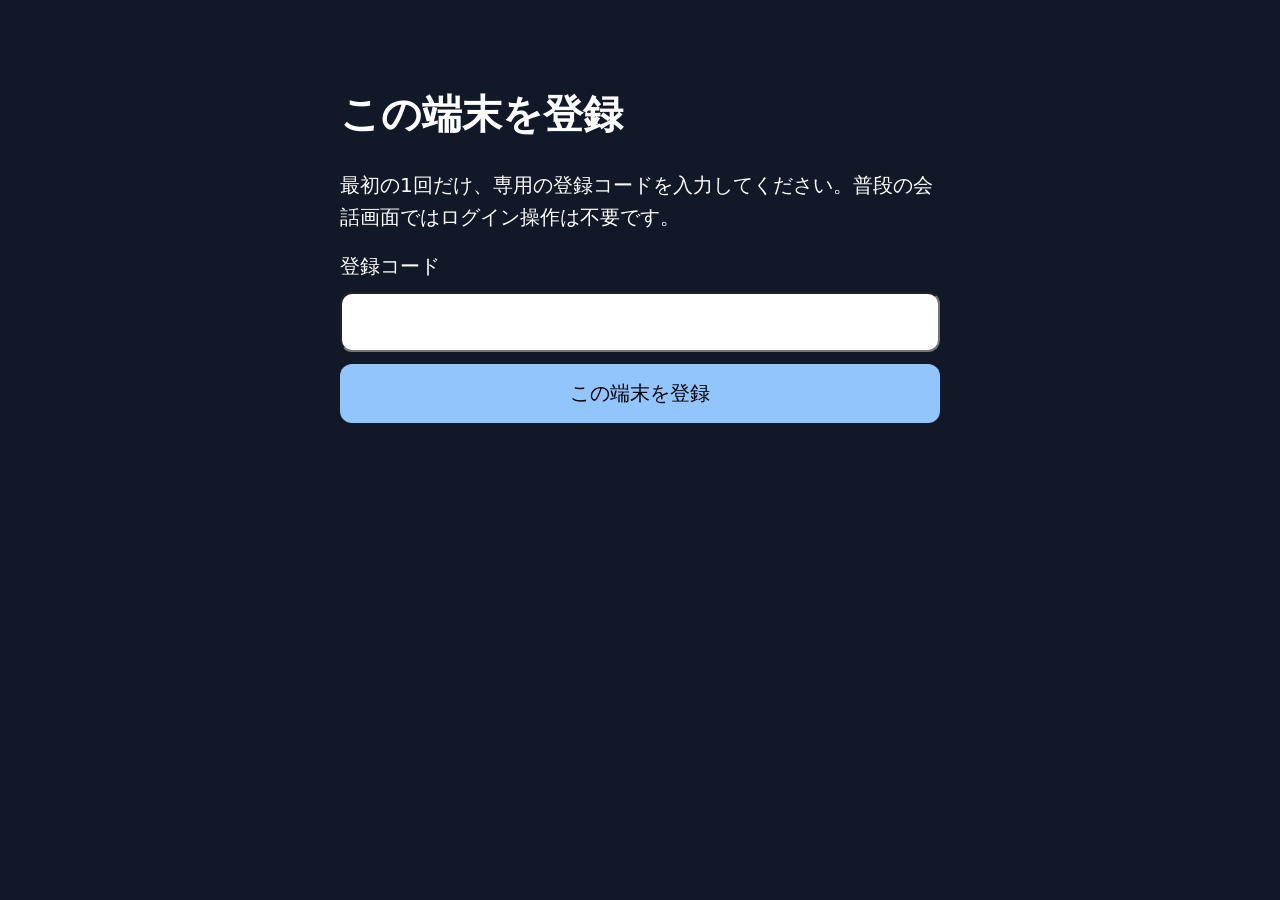
<file: baachan-talk/setup.html>
<!doctype html><html lang="ja"><head><meta charset="utf-8"><meta name="viewport" content="width=device-width,initial-scale=1"><meta name="referrer" content="no-referrer"><title>ばあちゃんトーク 端末登録</title><style>body{font:20px system-ui;background:#111827;color:white;max-width:600px;margin:40px auto;padding:20px}input,button{box-sizing:border-box;width:100%;font:inherit;padding:16px;margin-top:12px;border-radius:12px}button{background:#93c5fd;border:0}p{line-height:1.6}</style></head><body><h1>この端末を登録</h1><p>最初の1回だけ、専用の登録コードを入力してください。普段の会話画面ではログイン操作は不要です。</p><label>登録コード<input id="key" type="password" autocomplete="off" spellcheck="false"></label><button id="register">この端末を登録</button><p id="result" role="status"></p><script src="./mail-config.js"></script><script>
(()=>{'use strict';const key=document.getElementById('key'),result=document.getElementById('result'),button=document.getElementById('register');if(location.hash){key.value=decodeURIComponent(location.hash.slice(1));history.replaceState(null,'',location.pathname);}button.onclick=async()=>{const value=key.value.trim();if(value.length<32){result.textContent='登録コードを確認してください。';return;}button.disabled=true;result.textContent='接続を確認しています…';try{const r=await fetch(window.BT_MAIL_ENDPOINT,{method:'POST',headers:{'Content-Type':'text/plain;charset=UTF-8'},body:JSON.stringify({action:'check',key:value})});const j=await r.json();if(!r.ok||!j.ok)throw Error();localStorage.setItem('bt-mail-device',JSON.stringify({key:value}));key.value='';result.textContent='登録しました。会話画面を開きます。';location.replace('./');}catch{result.textContent='登録できませんでした。登録コードと通信を確認してください。';button.disabled=false;}};})();
</script></body></html>
</file>
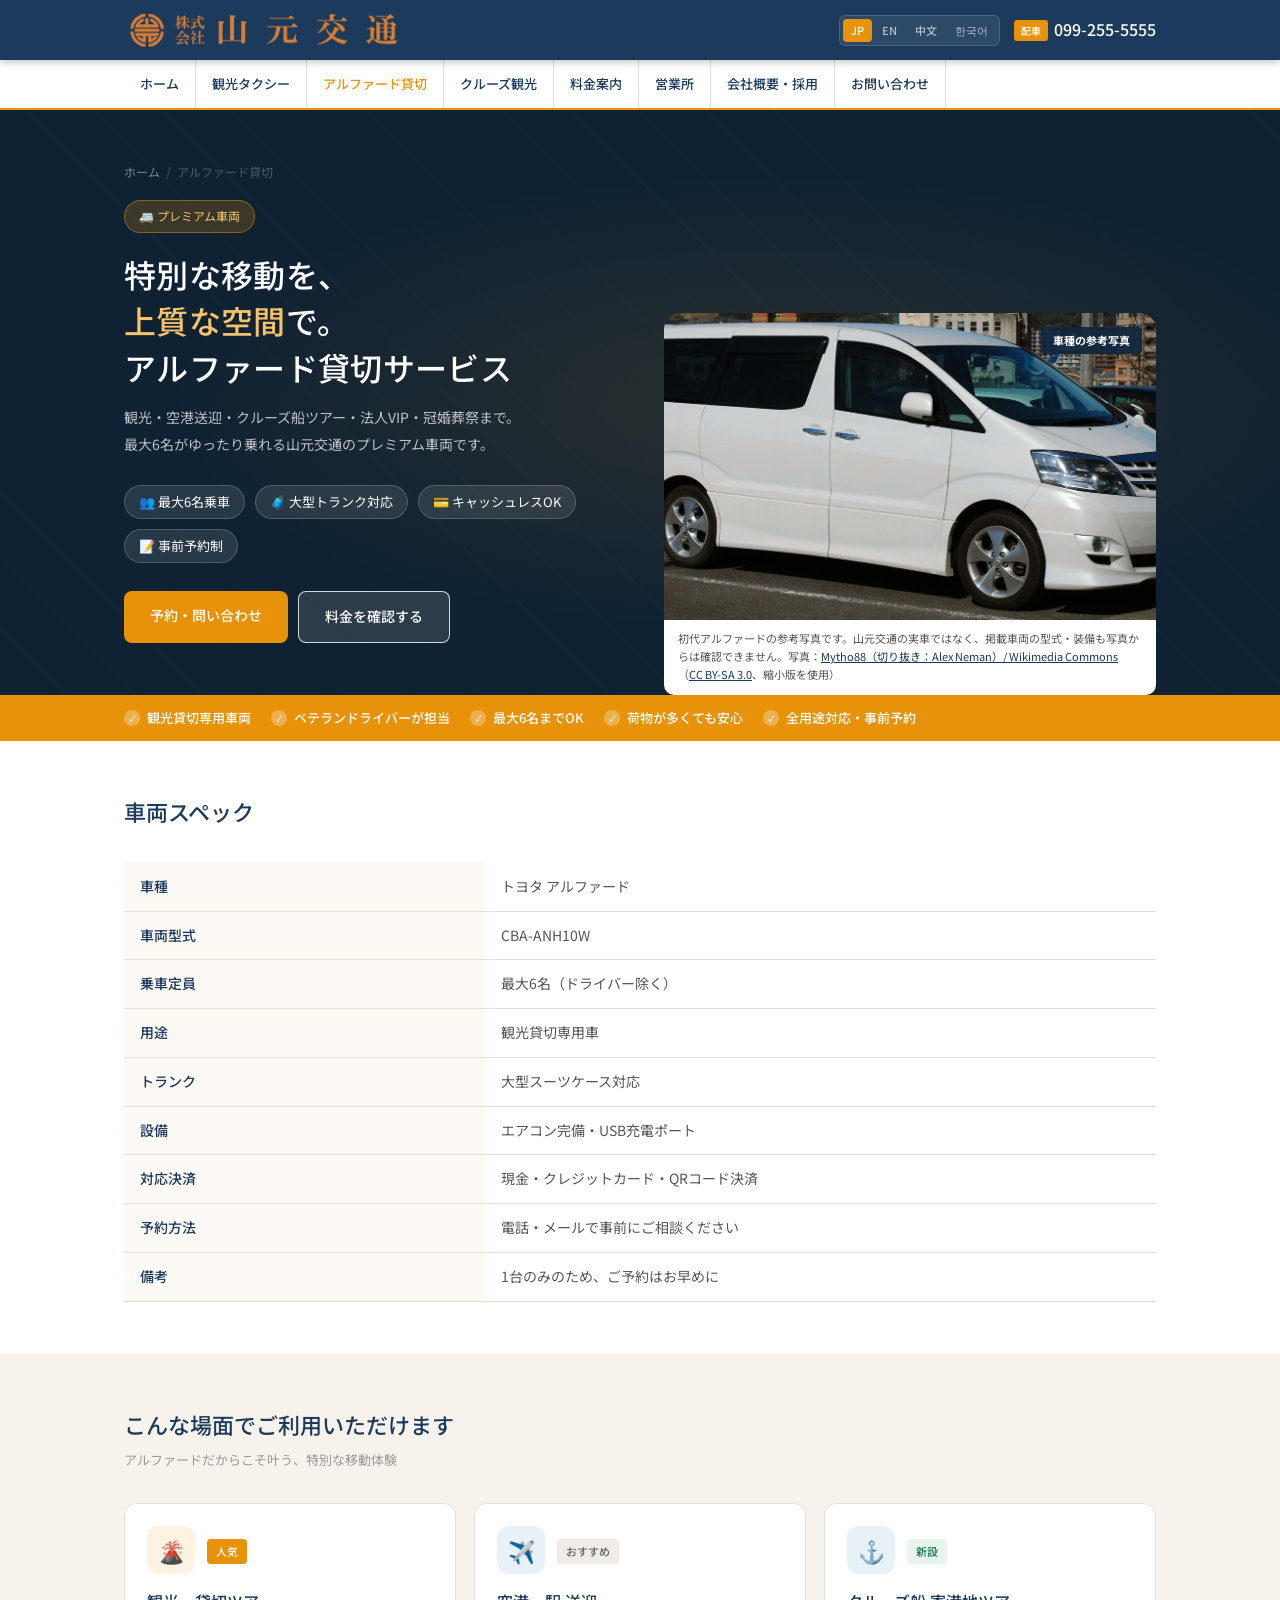
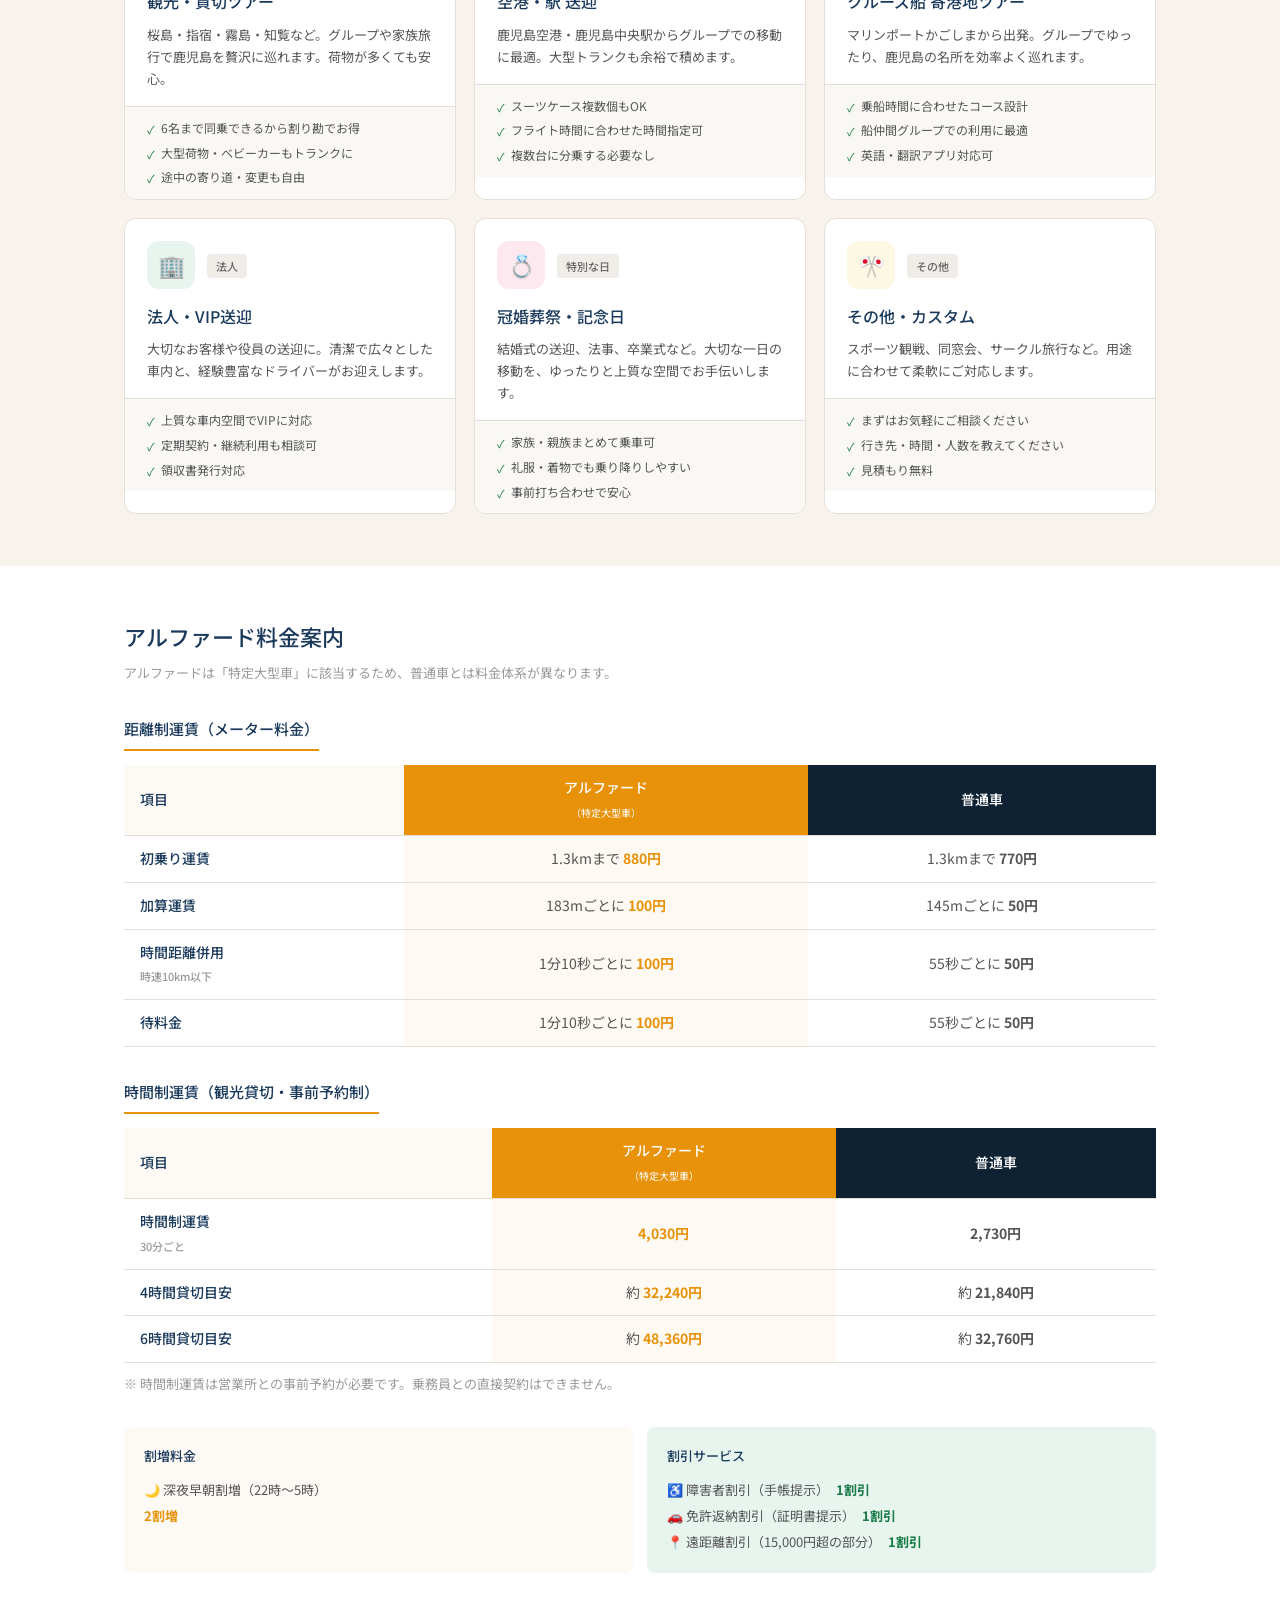
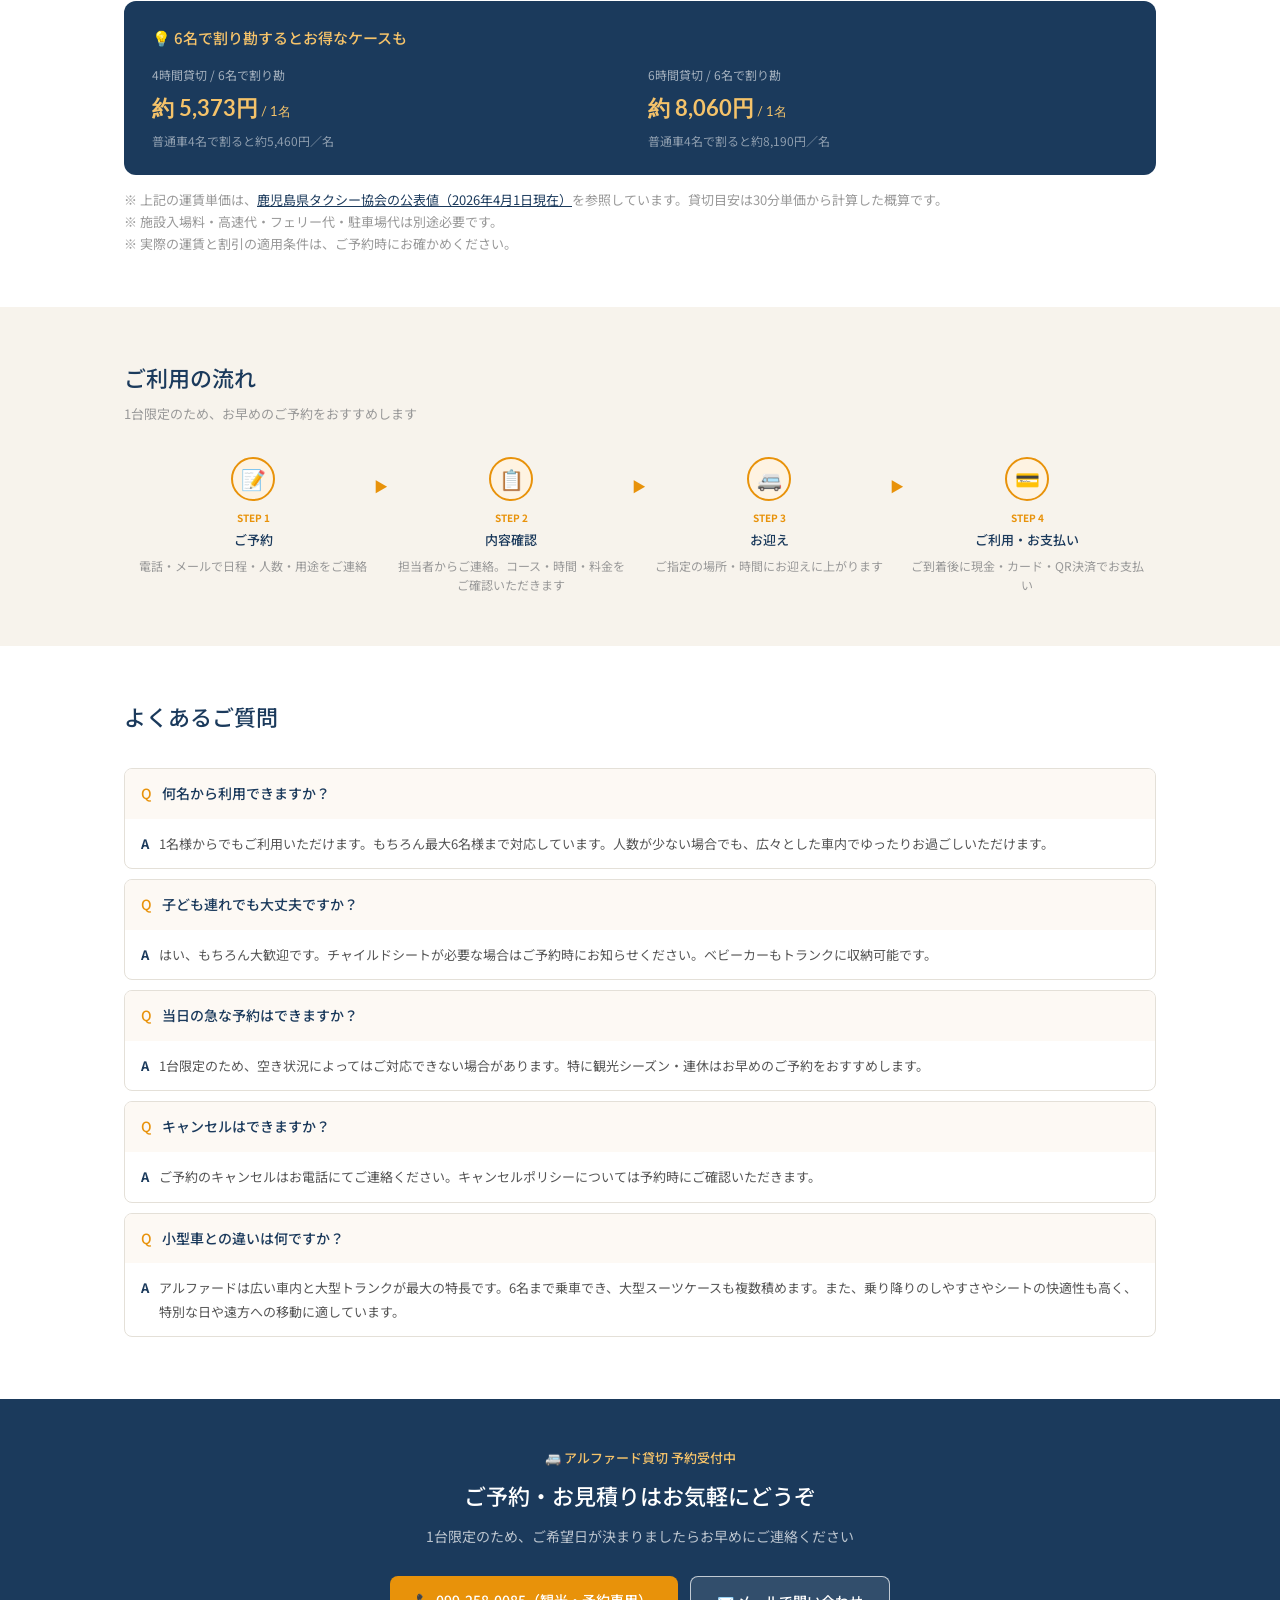
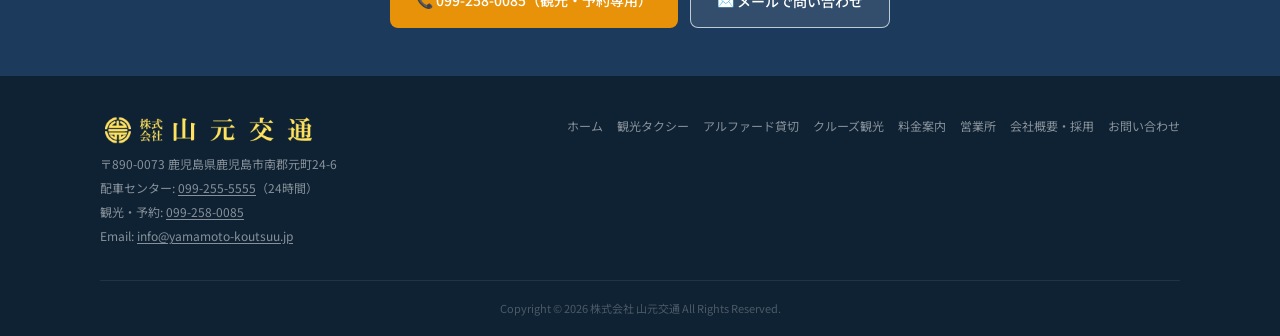
<file: files/alphard.html>
<!DOCTYPE html>
<html lang="ja">
<head>
  <meta charset="UTF-8">
  <meta name="viewport" content="width=device-width, initial-scale=1.0">
  <title>アルファード貸切｜株式会社 山元交通</title>
  <meta name="description" content="山元交通のアルファード貸切サービス。観光・空港送迎・クルーズ船ツアー・法人VIP・冠婚葬祭まで。最大6名乗車、鹿児島市。">
  <link rel="stylesheet" href="style.css">
  <style>
    /* HERO */
    .alphard-hero {
      background: var(--navy-dk);
      padding: 0; position: relative; overflow: hidden;
    }
    .alphard-hero-bg {
      position: absolute; inset: 0;
      background:
        radial-gradient(ellipse at 60% 50%, rgba(232,146,10,0.12) 0%, transparent 55%),
        repeating-linear-gradient(45deg, rgba(255,255,255,0.012) 0px, rgba(255,255,255,0.012) 1px, transparent 1px, transparent 48px);
    }
    .alphard-hero-inner {
      max-width: 1080px; margin: 0 auto;
      padding: 52px 1.5rem 0;
      display: grid;
      grid-template-columns: 1fr 1fr;
      gap: 3rem; align-items: flex-end;
      position: relative;
    }
    @media (max-width: 720px) {
      .alphard-hero-inner { grid-template-columns: 1fr; padding-bottom: 0; }
    }
    .alphard-hero-text { padding-bottom: 52px; }
    .alphard-hero-tag {
      display: inline-flex; align-items: center; gap: 6px;
      background: rgba(232,146,10,0.2);
      border: 1px solid rgba(232,146,10,0.45);
      color: var(--orange-lt);
      font-size: 12px; padding: 5px 14px; border-radius: 20px;
      margin-bottom: 18px;
    }
    .alphard-hero h1 {
      font-size: 32px; font-weight: 500; color: #fff;
      line-height: 1.45; margin-bottom: 14px; letter-spacing: 0.01em;
    }
    .alphard-hero h1 em { color: var(--orange-lt); font-style: normal; }
    .alphard-hero-desc {
      color: rgba(255,255,255,0.72); font-size: 14px;
      line-height: 1.9; margin-bottom: 28px;
    }
    .alphard-hero-specs {
      display: flex; gap: 10px; flex-wrap: wrap; margin-bottom: 28px;
    }
    .spec-pill {
      background: rgba(255,255,255,0.1);
      border: 1px solid rgba(255,255,255,0.18);
      color: #fff; font-size: 13px; padding: 5px 14px; border-radius: 20px;
      display: flex; align-items: center; gap: 6px;
    }
    .alphard-hero-btns { display: flex; gap: 10px; flex-wrap: wrap; }

    /* 車両フォトエリア */
    .alphard-photo-wrap {
      position: relative; align-self: flex-end;
      margin: 0;
    }
    .alphard-photo {
      width: 100%; aspect-ratio: 8/5;
      background: #d8d8d3;
      border-radius: 16px 16px 0 0;
      position: relative; overflow: hidden;
    }
    .alphard-photo-badge {
      position: absolute; top: 14px; right: 14px;
      background: rgba(16, 39, 62, 0.92); color: #fff;
      font-size: 11px; font-weight: 700; padding: 4px 12px; border-radius: 4px;
    }
    .alphard-photo img {
      display: block; width: 100%; height: 100%;
      object-fit: cover; object-position: center;
    }
    .alphard-photo-caption {
      background: #fff; color: var(--text-md);
      border-radius: 0 0 10px 10px;
      padding: 10px 14px 12px;
      font-size: 11px; line-height: 1.6;
    }
    .alphard-photo-caption a { color: var(--navy); text-decoration: underline; }

    /* POINT BAR */
    .point-bar {
      background: var(--orange); padding: 12px 0;
    }
    .point-inner {
      max-width: 1080px; margin: 0 auto; padding: 0 1.5rem;
      display: flex; gap: 20px; flex-wrap: wrap; align-items: center;
    }
    .pt { display: flex; align-items: center; gap: 7px; color: #fff; font-size: 13px; font-weight: 500; }
    .pt-chk {
      width: 16px; height: 16px; border-radius: 50%;
      background: rgba(255,255,255,0.28);
      display: flex; align-items: center; justify-content: center;
      font-size: 9px; flex-shrink: 0;
    }

    /* SPEC TABLE */
    .spec-table { width: 100%; border-collapse: collapse; font-size: 14px; }
    .spec-table th, .spec-table td { padding: 12px 16px; border-bottom: 1px solid var(--gray-bd); }
    .spec-table th { background: var(--cream); color: var(--navy); font-weight: 500; text-align: left; width: 35%; white-space: nowrap; }
    .spec-table td { color: var(--text-md); }

    /* USE CARDS */
    .use-grid {
      display: grid;
      grid-template-columns: repeat(auto-fit, minmax(260px, 1fr));
      gap: 18px;
    }
    .use-card {
      background: #fff; border-radius: var(--radius);
      border: 1px solid var(--gray-bd); overflow: hidden;
    }
    .use-card-top {
      padding: 22px 22px 16px;
    }
    .use-icon-row {
      display: flex; align-items: center; gap: 12px; margin-bottom: 14px;
    }
    .use-icon {
      width: 48px; height: 48px; border-radius: 12px;
      display: flex; align-items: center; justify-content: center;
      font-size: 22px; flex-shrink: 0;
    }
    .use-icon-o { background: var(--orange-bg); }
    .use-icon-b { background: var(--blue-lt); }
    .use-icon-g { background: var(--green-lt); }
    .use-icon-p { background: #fce8ee; }
    .use-icon-y { background: #fdf8e4; }
    .use-card h3 { font-size: 16px; font-weight: 500; color: var(--navy); margin-bottom: 8px; }
    .use-card p  { font-size: 13px; color: var(--text-md); line-height: 1.7; }
    .use-card-footer {
      border-top: 1px solid var(--gray-bd);
      padding: 11px 22px; background: #faf8f5;
    }
    .use-points { display: flex; flex-direction: column; gap: 4px; }
    .use-point { font-size: 12px; color: var(--text-md); display: flex; gap: 6px; align-items: flex-start; }
    .use-point::before { content: '✓'; color: var(--green-tx); font-size: 11px; margin-top: 2px; flex-shrink: 0; }

    /* FLOW */
    .flow-steps {
      display: grid;
      grid-template-columns: repeat(auto-fit, minmax(150px, 1fr));
      gap: 0; position: relative;
    }
    .flow-step { text-align: center; padding: 0 10px; position: relative; }
    .flow-step:not(:last-child)::after {
      content: '▶'; position: absolute; right: -6px; top: 18px;
      color: var(--orange); font-size: 14px;
    }
    .fs-circle {
      width: 44px; height: 44px; border-radius: 50%;
      background: var(--orange-bg); border: 2px solid var(--orange);
      display: flex; align-items: center; justify-content: center;
      margin: 0 auto 8px; font-size: 20px;
    }
    .fs-num   { font-size: 10px; color: var(--orange); font-weight: 700; margin-bottom: 3px; }
    .fs-title { font-size: 13px; font-weight: 500; color: var(--navy); margin-bottom: 5px; }
    .fs-desc  { font-size: 12px; color: var(--text-lt); line-height: 1.6; }

    /* FAQ */
    .faq-item { border: 1px solid var(--gray-bd); border-radius: var(--radius-sm); overflow: hidden; margin-bottom: 10px; }
    .faq-q { background: var(--cream); padding: 13px 16px; font-size: 14px; font-weight: 500; color: var(--navy); display: flex; gap: 10px; }
    .faq-q-mark { color: var(--orange); flex-shrink: 0; }
    .faq-a { padding: 13px 16px; font-size: 13px; color: var(--text-md); line-height: 1.8; display: flex; gap: 10px; }
    .faq-a-mark { color: var(--navy); font-weight: 700; flex-shrink: 0; }

    /* FARE COMPARE TABLE */
    .fare-compare-table { width: 100%; border-collapse: collapse; font-size: 14px; margin-bottom: 8px; }
    .fare-compare-table th, .fare-compare-table td { padding: 11px 16px; border-bottom: 1px solid var(--gray-bd); }
    .fare-compare-table th { background: var(--navy-dk); color: #fff; font-weight: 500; text-align: center; }
    .fare-compare-table th:first-child { text-align: left; background: var(--cream); color: var(--navy); }
    .fare-compare-table td { color: var(--text-md); text-align: center; }
    .fare-compare-table td:first-child { text-align: left; color: var(--navy); font-weight: 500; }
    .fare-compare-table .alphard-col { background: #fef9f2; }
    .fare-compare-table th.alphard-col { background: var(--orange); }

    /* PRICE */
    .price-cards {
      display: grid;
      grid-template-columns: repeat(auto-fit, minmax(200px, 1fr));
      gap: 14px;
    }
    .price-card {
      background: #fff; border: 1px solid var(--gray-bd);
      border-radius: var(--radius); padding: 22px 20px; text-align: center;
    }
    .price-card.featured {
      border: 2px solid var(--orange);
    }
    .price-card-label { font-size: 12px; color: var(--text-lt); margin-bottom: 8px; }
    .price-card-val {
      font-size: 28px; font-weight: 700; color: var(--navy);
      font-family: 'Lato', sans-serif; line-height: 1; margin-bottom: 4px;
    }
    .price-card-unit { font-size: 14px; font-weight: 400; }
    .price-card-note { font-size: 12px; color: var(--text-lt); margin-top: 8px; line-height: 1.6; }
  </style>
</head>
<body>
<div id="site-header"></div>

<!-- HERO -->
<div class="alphard-hero">
  <div class="alphard-hero-bg"></div>
  <div class="alphard-hero-inner">
    <div class="alphard-hero-text">
      <div class="breadcrumb">
        <a href="index.html">ホーム</a><span>/</span>
        <span class="breadcrumb-cur">アルファード貸切</span>
      </div>
      <div class="alphard-hero-tag">🚐 プレミアム車両</div>
      <h1 data-i18n="al.hero.h1">特別な移動を、<br><em>上質な空間</em>で。<br>アルファード貸切サービス</h1>
      <p class="alphard-hero-desc">
        観光・空港送迎・クルーズ船ツアー・法人VIP・冠婚葬祭まで。<br>
        最大6名がゆったり乗れる山元交通のプレミアム車両です。
      </p>
      <div class="alphard-hero-specs">
        <div class="spec-pill">👥 最大6名乗車</div>
        <div class="spec-pill">🧳 大型トランク対応</div>
        <div class="spec-pill">💳 キャッシュレスOK</div>
        <div class="spec-pill">📝 事前予約制</div>
      </div>
      <div class="alphard-hero-btns">
        <a href="contact.html?type=alphard" class="btn btn-primary">予約・問い合わせ</a>
        <a href="#alphard-fare" class="btn btn-outline" style="background:rgba(255,255,255,0.12);border-color:rgba(255,255,255,0.8)">料金を確認する</a>
      </div>
    </div>
    <figure class="alphard-photo-wrap">
      <div class="alphard-photo">
        <img src="images/alphard-reference.jpg" width="1280" height="627" fetchpriority="high" alt="白い初代トヨタ・アルファード V 後期型の参考写真。山元交通の実車ではありません。">
        <div class="alphard-photo-badge" data-i18n="al.photo.badge">車種の参考写真</div>
      </div>
      <figcaption class="alphard-photo-caption" data-i18n="al.photo.caption">初代アルファードの参考写真です。山元交通の実車ではなく、掲載車両の型式・装備も写真からは確認できません。写真：<a href="https://commons.wikimedia.org/wiki/File:2005_Toyota_Alphard_V.jpg">Mytho88（切り抜き：Alex Neman）/ Wikimedia Commons</a>（<a href="https://creativecommons.org/licenses/by-sa/3.0/">CC BY-SA 3.0</a>、縮小版を使用）</figcaption>
    </figure>
  </div>
</div>

<!-- POINT BAR -->
<div class="point-bar">
  <div class="point-inner">
    <div class="pt"><div class="pt-chk">✓</div> 観光貸切専用車両</div>
    <div class="pt"><div class="pt-chk">✓</div> ベテランドライバーが担当</div>
    <div class="pt"><div class="pt-chk">✓</div> 最大6名までOK</div>
    <div class="pt"><div class="pt-chk">✓</div> 荷物が多くても安心</div>
    <div class="pt"><div class="pt-chk">✓</div> 全用途対応・事前予約</div>
  </div>
</div>

<!-- SPEC -->
<section class="section">
  <div class="wrap">
    <div class="sec-head">
      <div class="sec-title" data-i18n="al.spec.title">車両スペック</div>
    </div>
    <table class="spec-table">
      <tr><th>車種</th><td>トヨタ アルファード</td></tr>
      <tr><th>車両型式</th><td>CBA-ANH10W</td></tr>
      <tr><th>乗車定員</th><td>最大6名（ドライバー除く）</td></tr>
      <tr><th>用途</th><td>観光貸切専用車</td></tr>
      <tr><th>トランク</th><td>大型スーツケース対応</td></tr>
      <tr><th>設備</th><td>エアコン完備・USB充電ポート</td></tr>
      <tr><th>対応決済</th><td>現金・クレジットカード・QRコード決済</td></tr>
      <tr><th>予約方法</th><td>電話・メールで事前にご相談ください</td></tr>
      <tr><th>備考</th><td>1台のみのため、ご予約はお早めに</td></tr>
    </table>
  </div>
</section>

<!-- USE CASES -->
<section class="section section-cream">
  <div class="wrap">
    <div class="sec-head">
      <div class="sec-title" data-i18n="al.use.title">こんな場面でご利用いただけます</div>
      <div class="sec-sub" data-i18n="al.use.sub">アルファードだからこそ叶う、特別な移動体験</div>
    </div>
    <div class="use-grid">

      <div class="use-card">
        <div class="use-card-top">
          <div class="use-icon-row">
            <div class="use-icon use-icon-o">🌋</div>
            <div>
              <span class="badge badge-orange">人気</span>
            </div>
          </div>
          <h3 data-i18n="al.u1.title">観光・貸切ツアー</h3>
          <p>桜島・指宿・霧島・知覧など。グループや家族旅行で鹿児島を贅沢に巡れます。荷物が多くても安心。</p>
        </div>
        <div class="use-card-footer">
          <div class="use-points">
            <div class="use-point">6名まで同乗できるから割り勘でお得</div>
            <div class="use-point">大型荷物・ベビーカーもトランクに</div>
            <div class="use-point">途中の寄り道・変更も自由</div>
          </div>
        </div>
      </div>

      <div class="use-card">
        <div class="use-card-top">
          <div class="use-icon-row">
            <div class="use-icon use-icon-b">✈️</div>
            <div>
              <span class="badge badge-label">おすすめ</span>
            </div>
          </div>
          <h3 data-i18n="al.u2.title">空港・駅 送迎</h3>
          <p>鹿児島空港・鹿児島中央駅からグループでの移動に最適。大型トランクも余裕で積めます。</p>
        </div>
        <div class="use-card-footer">
          <div class="use-points">
            <div class="use-point">スーツケース複数個もOK</div>
            <div class="use-point">フライト時間に合わせた時間指定可</div>
            <div class="use-point">複数台に分乗する必要なし</div>
          </div>
        </div>
      </div>

      <div class="use-card">
        <div class="use-card-top">
          <div class="use-icon-row">
            <div class="use-icon use-icon-b">⚓</div>
            <div>
              <span class="badge badge-green">新設</span>
            </div>
          </div>
          <h3 data-i18n="al.u3.title">クルーズ船 寄港地ツアー</h3>
          <p>マリンポートかごしまから出発。グループでゆったり、鹿児島の名所を効率よく巡れます。</p>
        </div>
        <div class="use-card-footer">
          <div class="use-points">
            <div class="use-point">乗船時間に合わせたコース設計</div>
            <div class="use-point">船仲間グループでの利用に最適</div>
            <div class="use-point">英語・翻訳アプリ対応可</div>
          </div>
        </div>
      </div>

      <div class="use-card">
        <div class="use-card-top">
          <div class="use-icon-row">
            <div class="use-icon use-icon-g">🏢</div>
            <div>
              <span class="badge badge-label">法人</span>
            </div>
          </div>
          <h3 data-i18n="al.u4.title">法人・VIP送迎</h3>
          <p>大切なお客様や役員の送迎に。清潔で広々とした車内と、経験豊富なドライバーがお迎えします。</p>
        </div>
        <div class="use-card-footer">
          <div class="use-points">
            <div class="use-point">上質な車内空間でVIPに対応</div>
            <div class="use-point">定期契約・継続利用も相談可</div>
            <div class="use-point">領収書発行対応</div>
          </div>
        </div>
      </div>

      <div class="use-card">
        <div class="use-card-top">
          <div class="use-icon-row">
            <div class="use-icon use-icon-p">💍</div>
            <div>
              <span class="badge badge-label">特別な日</span>
            </div>
          </div>
          <h3 data-i18n="al.u5.title">冠婚葬祭・記念日</h3>
          <p>結婚式の送迎、法事、卒業式など。大切な一日の移動を、ゆったりと上質な空間でお手伝いします。</p>
        </div>
        <div class="use-card-footer">
          <div class="use-points">
            <div class="use-point">家族・親族まとめて乗車可</div>
            <div class="use-point">礼服・着物でも乗り降りしやすい</div>
            <div class="use-point">事前打ち合わせで安心</div>
          </div>
        </div>
      </div>

      <div class="use-card">
        <div class="use-card-top">
          <div class="use-icon-row">
            <div class="use-icon use-icon-y">🎌</div>
            <div>
              <span class="badge badge-label">その他</span>
            </div>
          </div>
          <h3 data-i18n="al.u6.title">その他・カスタム</h3>
          <p>スポーツ観戦、同窓会、サークル旅行など。用途に合わせて柔軟にご対応します。</p>
        </div>
        <div class="use-card-footer">
          <div class="use-points">
            <div class="use-point">まずはお気軽にご相談ください</div>
            <div class="use-point">行き先・時間・人数を教えてください</div>
            <div class="use-point">見積もり無料</div>
          </div>
        </div>
      </div>

    </div>
  </div>
</section>

<!-- PRICE -->
<section class="section" id="alphard-fare">
  <div class="wrap">
    <div class="sec-head">
      <div class="sec-title">アルファード料金案内</div>
      <div class="sec-sub">アルファードは「特定大型車」に該当するため、普通車とは料金体系が異なります。</div>
    </div>

    <!-- 基本運賃比較 -->
    <div style="margin-bottom:32px">
      <div style="font-size:15px;font-weight:500;color:var(--navy);margin-bottom:14px;padding-bottom:8px;border-bottom:2px solid var(--orange);display:inline-block">距離制運賃（メーター料金）</div>
      <table class="fare-compare-table">
        <thead>
          <tr>
            <th>項目</th>
            <th class="alphard-col">アルファード<br><span style="font-size:10px;font-weight:400">（特定大型車）</span></th>
            <th>普通車</th>
          </tr>
        </thead>
        <tbody>
          <tr>
            <td>初乗り運賃</td>
            <td class="alphard-col">1.3kmまで <strong style="color:var(--orange)">880円</strong></td>
            <td>1.3kmまで <strong>770円</strong></td>
          </tr>
          <tr>
            <td>加算運賃</td>
            <td class="alphard-col">183mごとに <strong style="color:var(--orange)">100円</strong></td>
            <td>145mごとに <strong>50円</strong></td>
          </tr>
          <tr>
            <td>時間距離併用<br><span style="font-size:11px;color:var(--text-lt)">時速10km以下</span></td>
            <td class="alphard-col">1分10秒ごとに <strong style="color:var(--orange)">100円</strong></td>
            <td>55秒ごとに <strong>50円</strong></td>
          </tr>
          <tr>
            <td>待料金</td>
            <td class="alphard-col">1分10秒ごとに <strong style="color:var(--orange)">100円</strong></td>
            <td>55秒ごとに <strong>50円</strong></td>
          </tr>
        </tbody>
      </table>
    </div>

    <!-- 時間制運賃 -->
    <div style="margin-bottom:32px">
      <div style="font-size:15px;font-weight:500;color:var(--navy);margin-bottom:14px;padding-bottom:8px;border-bottom:2px solid var(--orange);display:inline-block">時間制運賃（観光貸切・事前予約制）</div>
      <table class="fare-compare-table">
        <thead>
          <tr>
            <th>項目</th>
            <th class="alphard-col">アルファード<br><span style="font-size:10px;font-weight:400">（特定大型車）</span></th>
            <th>普通車</th>
          </tr>
        </thead>
        <tbody>
          <tr>
            <td>時間制運賃<br><span style="font-size:11px;color:var(--text-lt)">30分ごと</span></td>
            <td class="alphard-col"><strong style="color:var(--orange)">4,030円</strong></td>
            <td><strong>2,730円</strong></td>
          </tr>
          <tr>
            <td>4時間貸切目安</td>
            <td class="alphard-col">約 <strong style="color:var(--orange)">32,240円</strong></td>
            <td>約 <strong>21,840円</strong></td>
          </tr>
          <tr>
            <td>6時間貸切目安</td>
            <td class="alphard-col">約 <strong style="color:var(--orange)">48,360円</strong></td>
            <td>約 <strong>32,760円</strong></td>
          </tr>
        </tbody>
      </table>
      <div style="margin-top:10px;font-size:13px;color:var(--text-lt)">
        ※ 時間制運賃は営業所との事前予約が必要です。乗務員との直接契約はできません。
      </div>
    </div>

    <!-- 割増・割引 -->
    <div style="display:grid;grid-template-columns:1fr 1fr;gap:14px;margin-bottom:28px">
      <div style="background:var(--cream);border-radius:var(--radius-sm);padding:18px 20px">
        <div style="font-size:13px;font-weight:500;color:var(--navy);margin-bottom:10px">割増料金</div>
        <div style="font-size:13px;color:var(--text-md);line-height:2">
          🌙 深夜早朝割増（22時〜5時）<br>
          <strong style="color:var(--orange)">2割増</strong>
        </div>
      </div>
      <div style="background:var(--green-lt);border-radius:var(--radius-sm);padding:18px 20px">
        <div style="font-size:13px;font-weight:500;color:var(--navy);margin-bottom:10px">割引サービス</div>
        <div style="font-size:13px;color:var(--text-md);line-height:2">
          ♿ 障害者割引（手帳提示）　<strong style="color:var(--green-tx)">1割引</strong><br>
          🚗 免許返納割引（証明書提示）　<strong style="color:var(--green-tx)">1割引</strong><br>
          📍 遠距離割引（15,000円超の部分）　<strong style="color:var(--green-tx)">1割引</strong>
        </div>
      </div>
    </div>

    <!-- 6名割り勘シミュレーション -->
    <div style="background:var(--navy);border-radius:var(--radius);padding:24px 28px;color:#fff">
      <div style="font-size:15px;font-weight:500;margin-bottom:14px;color:var(--orange-lt)">💡 6名で割り勘するとお得なケースも</div>
      <div style="display:grid;grid-template-columns:1fr 1fr;gap:16px">
        <div>
          <div style="font-size:12px;color:rgba(255,255,255,0.6);margin-bottom:4px">4時間貸切 / 6名で割り勘</div>
          <div style="font-size:22px;font-weight:700;color:var(--orange-lt);font-family:'Lato',sans-serif">約 5,373円<span style="font-size:13px;font-weight:400"> / 1名</span></div>
          <div style="font-size:12px;color:rgba(255,255,255,0.5);margin-top:4px">普通車4名で割ると約5,460円／名</div>
        </div>
        <div>
          <div style="font-size:12px;color:rgba(255,255,255,0.6);margin-bottom:4px">6時間貸切 / 6名で割り勘</div>
          <div style="font-size:22px;font-weight:700;color:var(--orange-lt);font-family:'Lato',sans-serif">約 8,060円<span style="font-size:13px;font-weight:400"> / 1名</span></div>
          <div style="font-size:12px;color:rgba(255,255,255,0.5);margin-top:4px">普通車4名で割ると約8,190円／名</div>
        </div>
      </div>
    </div>

    <div style="margin-top:14px;font-size:13px;color:var(--text-lt)">
      ※ 上記の運賃単価は、<a href="https://www5.synapse.kagoshima.jp/fare.html" target="_blank" rel="noopener" style="color:var(--navy);text-decoration:underline">鹿児島県タクシー協会の公表値（2026年4月1日現在）</a>を参照しています。貸切目安は30分単価から計算した概算です。<br>
      ※ 施設入場料・高速代・フェリー代・駐車場代は別途必要です。<br>
      ※ 実際の運賃と割引の適用条件は、ご予約時にお確かめください。
    </div>
  </div>
</section>

<!-- FLOW -->
<section class="section section-cream">
  <div class="wrap">
    <div class="sec-head">
      <div class="sec-title" data-i18n="al.flow.title">ご利用の流れ</div>
      <div class="sec-sub" data-i18n="al.flow.sub">1台限定のため、お早めのご予約をおすすめします</div>
    </div>
    <div class="flow-steps">
      <div class="flow-step">
        <div class="fs-circle">📝</div>
        <div class="fs-num">STEP 1</div>
        <div class="fs-title" data-i18n="al.f1.title">ご予約</div>
        <div class="fs-desc">電話・メールで日程・人数・用途をご連絡</div>
      </div>
      <div class="flow-step">
        <div class="fs-circle">📋</div>
        <div class="fs-num">STEP 2</div>
        <div class="fs-title" data-i18n="al.f2.title">内容確認</div>
        <div class="fs-desc">担当者からご連絡。コース・時間・料金をご確認いただきます</div>
      </div>
      <div class="flow-step">
        <div class="fs-circle">🚐</div>
        <div class="fs-num">STEP 3</div>
        <div class="fs-title" data-i18n="al.f3.title">お迎え</div>
        <div class="fs-desc">ご指定の場所・時間にお迎えに上がります</div>
      </div>
      <div class="flow-step">
        <div class="fs-circle">💳</div>
        <div class="fs-num">STEP 4</div>
        <div class="fs-title" data-i18n="al.f4.title">ご利用・お支払い</div>
        <div class="fs-desc">ご到着後に現金・カード・QR決済でお支払い</div>
      </div>
    </div>
  </div>
</section>

<!-- FAQ -->
<section class="section">
  <div class="wrap">
    <div class="sec-head">
      <div class="sec-title" data-i18n="al.faq.title">よくあるご質問</div>
    </div>
    <div class="faq-item">
      <div class="faq-q"><span class="faq-q-mark">Q</span> 何名から利用できますか？</div>
      <div class="faq-a"><span class="faq-a-mark">A</span> 1名様からでもご利用いただけます。もちろん最大6名様まで対応しています。人数が少ない場合でも、広々とした車内でゆったりお過ごしいただけます。</div>
    </div>
    <div class="faq-item">
      <div class="faq-q"><span class="faq-q-mark">Q</span> 子ども連れでも大丈夫ですか？</div>
      <div class="faq-a"><span class="faq-a-mark">A</span> はい、もちろん大歓迎です。チャイルドシートが必要な場合はご予約時にお知らせください。ベビーカーもトランクに収納可能です。</div>
    </div>
    <div class="faq-item">
      <div class="faq-q"><span class="faq-q-mark">Q</span> 当日の急な予約はできますか？</div>
      <div class="faq-a"><span class="faq-a-mark">A</span> 1台限定のため、空き状況によってはご対応できない場合があります。特に観光シーズン・連休はお早めのご予約をおすすめします。</div>
    </div>
    <div class="faq-item">
      <div class="faq-q"><span class="faq-q-mark">Q</span> キャンセルはできますか？</div>
      <div class="faq-a"><span class="faq-a-mark">A</span> ご予約のキャンセルはお電話にてご連絡ください。キャンセルポリシーについては予約時にご確認いただきます。</div>
    </div>
    <div class="faq-item">
      <div class="faq-q"><span class="faq-q-mark">Q</span> 小型車との違いは何ですか？</div>
      <div class="faq-a"><span class="faq-a-mark">A</span> アルファードは広い車内と大型トランクが最大の特長です。6名まで乗車でき、大型スーツケースも複数積めます。また、乗り降りのしやすさやシートの快適性も高く、特別な日や遠方への移動に適しています。</div>
    </div>
  </div>
</section>

<!-- CTA -->
<div style="background:var(--navy);padding:48px 1.5rem;text-align:center">
  <div style="color:var(--orange-lt);font-size:13px;font-weight:500;margin-bottom:8px">🚐 アルファード貸切 予約受付中</div>
  <div style="color:#fff;font-size:22px;font-weight:500;margin-bottom:10px" data-i18n="al.cta.title">ご予約・お見積りはお気軽にどうぞ</div>
  <div style="color:rgba(255,255,255,0.7);font-size:14px;margin-bottom:28px">
    1台限定のため、ご希望日が決まりましたらお早めにご連絡ください
  </div>
  <div style="display:flex;gap:12px;justify-content:center;flex-wrap:wrap">
    <a href="tel:0992580085" class="btn btn-primary">📞 099-258-0085（観光・予約専用）</a>
    <a href="contact.html?type=alphard" class="btn btn-outline">✉️ メールで問い合わせ</a>
  </div>
</div>

<div id="site-footer"></div>
<script src="i18n.js?v=20261022-copy-links"></script>
<script src="common.js"></script>
</body>
</html>
</file>
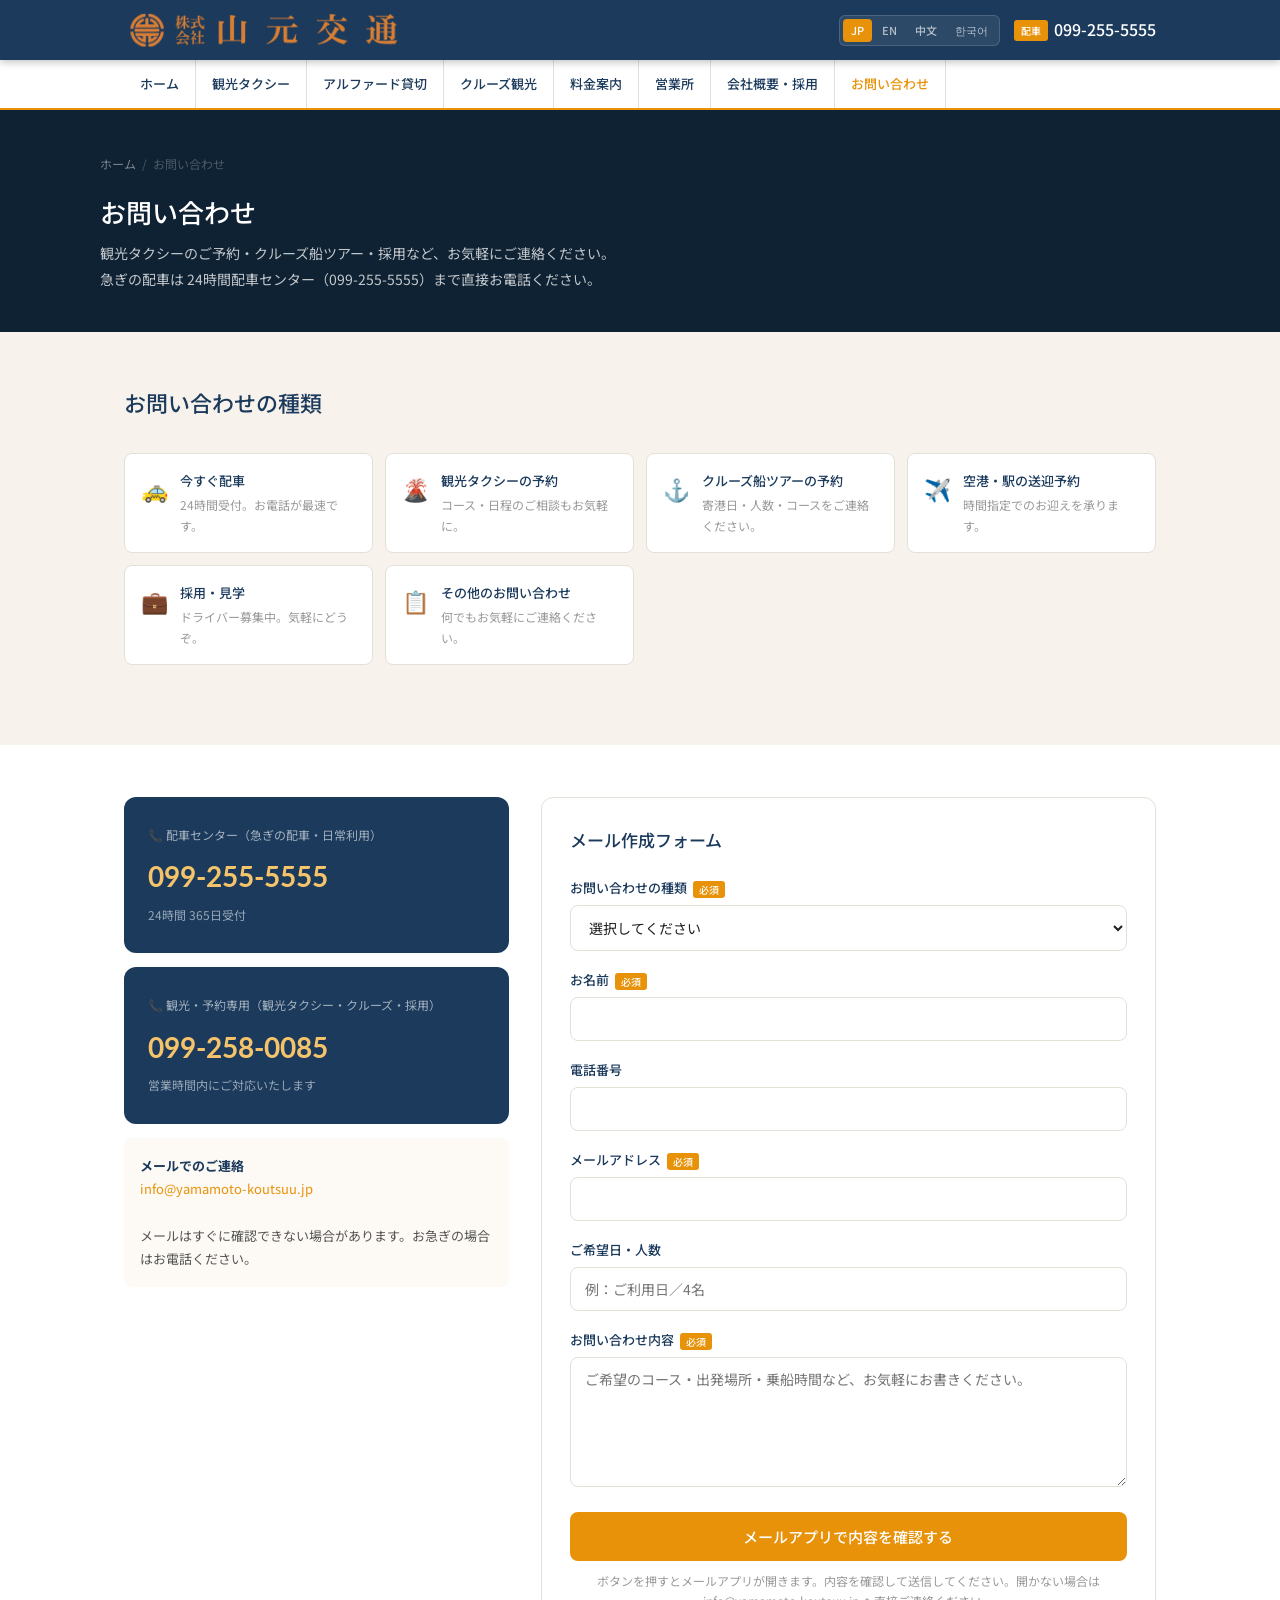
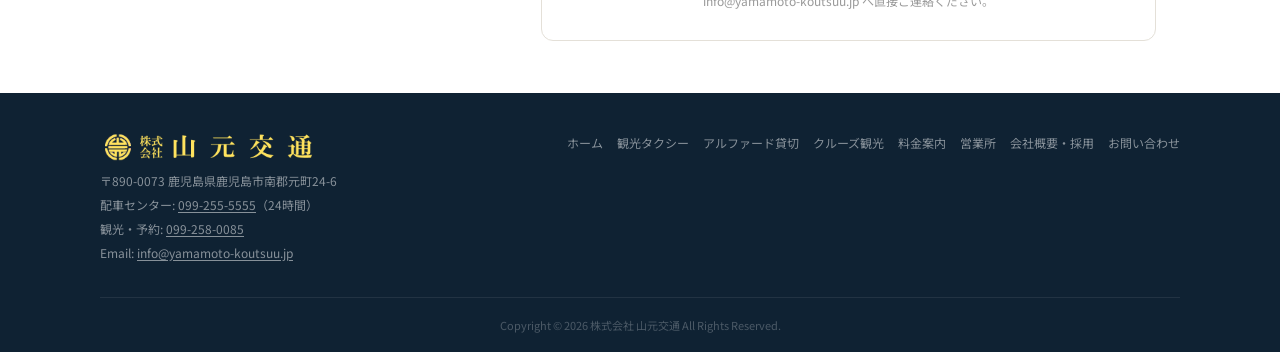
<file: files/contact.html>
<!DOCTYPE html>
<html lang="ja">
<head>
  <meta charset="UTF-8">
  <meta name="viewport" content="width=device-width, initial-scale=1.0">
  <title>お問い合わせ｜株式会社 山元交通</title>
  <meta name="description" content="山元交通へのお問い合わせ。観光タクシー予約・クルーズ船ツアー・採用など。電話・メールにてご連絡ください。">
  <link rel="stylesheet" href="style.css">
  <style>
    .contact-grid {
      display: grid;
      grid-template-columns: 1fr 1.6fr;
      gap: 32px;
      align-items: start;
    }
    @media (max-width: 700px) {
      .contact-grid { grid-template-columns: 1fr; }
    }

    .contact-tel-box {
      background: var(--navy); border-radius: var(--radius);
      padding: 28px 24px; color: #fff; margin-bottom: 14px;
    }
    .ctb-label { font-size: 12px; color: rgba(255,255,255,0.6); margin-bottom: 8px; }
    .ctb-num {
      font-size: 28px; font-weight: 700;
      color: var(--orange-lt); font-family:'Lato',sans-serif;
      margin-bottom: 4px;
    }
    .ctb-num a { color: var(--orange-lt); }
    .ctb-note { font-size: 12px; color: rgba(255,255,255,0.55); }

    .form-wrap {
      background: #fff; border-radius: var(--radius);
      border: 1px solid var(--gray-bd); padding: 28px;
    }
    .form-title { font-size: 17px; font-weight: 500; color: var(--navy); margin-bottom: 22px; }
    .form-group { margin-bottom: 18px; }
    .form-label {
      display: block; font-size: 13px; font-weight: 500;
      color: var(--navy); margin-bottom: 6px;
    }
    .form-req {
      background: var(--orange); color: #fff;
      font-size: 10px; padding: 1px 6px; border-radius: 3px;
      margin-left: 6px; vertical-align: middle;
    }
    .form-input, .form-select, .form-textarea {
      width: 100%; padding: 11px 14px;
      border: 1px solid var(--gray-bd); border-radius: var(--radius-sm);
      font-size: 14px; font-family: var(--font);
      color: var(--text); background: #fff;
      transition: border-color 0.15s;
      outline: none;
    }
    .form-input:focus, .form-select:focus, .form-textarea:focus {
      border-color: var(--orange);
    }
    .form-textarea { min-height: 130px; resize: vertical; }
    .form-submit {
      width: 100%; padding: 14px;
      background: var(--orange); color: #fff;
      border: none; border-radius: var(--radius-sm);
      font-size: 15px; font-weight: 500;
      font-family: var(--font); cursor: pointer;
      transition: opacity 0.15s;
    }
    .form-submit:hover { opacity: 0.9; }
    .form-note { font-size: 12px; color: var(--text-lt); margin-top: 10px; text-align: center; }

    .type-grid {
      display: grid;
      grid-template-columns: repeat(auto-fit, minmax(200px, 1fr));
      gap: 12px; margin-bottom: 28px;
    }
    .type-card {
      background: #fff; border: 1px solid var(--gray-bd);
      border-radius: var(--radius-sm); padding: 16px;
      display: flex; gap: 12px; align-items: flex-start;
    }
    .type-icon { font-size: 22px; flex-shrink: 0; }
    .type-title { font-size: 13px; font-weight: 500; color: var(--navy); margin-bottom: 3px; }
    .type-desc  { font-size: 12px; color: var(--text-lt); }
  </style>
</head>
<body>
<div id="site-header"></div>

<div class="page-hero">
  <div class="page-hero-inner">
    <div class="breadcrumb">
      <a href="index.html" data-i18n="nav.home">ホーム</a><span>/</span>
      <span class="breadcrumb-cur" data-i18n="ct.hero.h1">お問い合わせ</span>
    </div>
    <h1 data-i18n="ct.hero.h1">お問い合わせ</h1>
    <p data-i18n="ct.hero.desc">観光タクシーのご予約・クルーズ船ツアー・採用など、お気軽にご連絡ください。<br>急ぎの配車は 24時間配車センター（099-255-5555）まで直接お電話ください。</p>
  </div>
</div>

<!-- TYPES -->
<section class="section section-cream">
  <div class="wrap">
    <div class="sec-head">
      <div class="sec-title" data-i18n="ct.types.title">お問い合わせの種類</div>
    </div>
    <div class="type-grid">
      <div class="type-card">
        <div class="type-icon">🚕</div>
        <div>
          <div class="type-title" data-i18n="ct.t1.title">今すぐ配車</div>
          <div class="type-desc" data-i18n="ct.t1.desc">24時間受付。お電話が最速です。</div>
        </div>
      </div>
      <div class="type-card">
        <div class="type-icon">🌋</div>
        <div>
          <div class="type-title" data-i18n="ct.t2.title">観光タクシーの予約</div>
          <div class="type-desc" data-i18n="ct.t2.desc">コース・日程のご相談もお気軽に。</div>
        </div>
      </div>
      <div class="type-card">
        <div class="type-icon">⚓</div>
        <div>
          <div class="type-title" data-i18n="ct.t3.title">クルーズ船ツアーの予約</div>
          <div class="type-desc" data-i18n="ct.t3.desc">寄港日・人数・コースをご連絡ください。</div>
        </div>
      </div>
      <div class="type-card">
        <div class="type-icon">✈️</div>
        <div>
          <div class="type-title" data-i18n="ct.t4.title">空港・駅の送迎予約</div>
          <div class="type-desc" data-i18n="ct.t4.desc">時間指定でのお迎えを承ります。</div>
        </div>
      </div>
      <div class="type-card">
        <div class="type-icon">💼</div>
        <div>
          <div class="type-title" data-i18n="ct.t5.title">採用・見学</div>
          <div class="type-desc" data-i18n="ct.t5.desc">ドライバー募集中。気軽にどうぞ。</div>
        </div>
      </div>
      <div class="type-card">
        <div class="type-icon">📋</div>
        <div>
          <div class="type-title" data-i18n="ct.t6.title">その他のお問い合わせ</div>
          <div class="type-desc" data-i18n="ct.t6.desc">何でもお気軽にご連絡ください。</div>
        </div>
      </div>
    </div>
  </div>
</section>

<!-- CONTACT BODY -->
<section class="section">
  <div class="wrap">
    <div class="contact-grid">
      <!-- LEFT: TEL -->
      <div>
        <div class="contact-tel-box">
          <div class="ctb-label" data-i18n="ct.tel1.label">📞 配車センター（急ぎの配車・日常利用）</div>
          <div class="ctb-num"><a href="tel:0992555555">099-255-5555</a></div>
          <div class="ctb-note" data-i18n="ct.tel1.note">24時間 365日受付</div>
        </div>
        <div class="contact-tel-box">
          <div class="ctb-label" data-i18n="ct.tel2.label">📞 観光・予約専用（観光タクシー・クルーズ・採用）</div>
          <div class="ctb-num"><a href="tel:0992580085">099-258-0085</a></div>
          <div class="ctb-note" data-i18n="ct.tel2.note">営業時間内にご対応いたします</div>
        </div>
        <div style="background:var(--cream);border-radius:var(--radius-sm);padding:16px;font-size:13px;color:var(--text-md);line-height:1.8">
          <strong style="color:var(--navy)" data-i18n="ct.email.heading">メールでのご連絡</strong><br>
          <a href="mailto:info@yamamoto-koutsuu.jp" style="color:var(--orange)">info@yamamoto-koutsuu.jp</a><br><br>
          <span data-i18n="ct.email.note">メールはすぐに確認できない場合があります。お急ぎの場合はお電話ください。</span>
        </div>
      </div>

      <!-- RIGHT: FORM -->
      <div class="form-wrap">
        <div class="form-title" data-i18n="ct.form.title">メール作成フォーム</div>
        <form id="contact-form">
          <div class="form-group">
            <label class="form-label" for="contact-type"><span data-i18n="ct.form.type">お問い合わせの種類</span><span class="form-req" data-i18n="ct.form.type.req">必須</span></label>
            <select class="form-select" id="contact-type" name="type" required>
              <option value="" data-i18n="ct.sel.opt0">選択してください</option>
              <option value="tour" data-i18n="ct.sel.opt1">観光タクシーの予約</option>
              <option value="cruise" data-i18n="ct.sel.opt2">クルーズ船ツアーの予約</option>
              <option value="alphard" data-i18n="ct.sel.opt7">アルファード貸切の相談</option>
              <option value="senior" data-i18n="ct.sel.opt8">通院・日常利用の相談</option>
              <option value="airport" data-i18n="ct.sel.opt3">空港・駅の送迎予約</option>
              <option value="business" data-i18n="ct.sel.opt4">法人利用の相談</option>
              <option value="recruit" data-i18n="ct.sel.opt5">採用・見学</option>
              <option value="other" data-i18n="ct.sel.opt6">その他</option>
            </select>
          </div>
          <div class="form-group">
            <label class="form-label" for="contact-name"><span data-i18n="ct.form.name">お名前</span><span class="form-req" data-i18n="ct.form.type.req">必須</span></label>
            <input type="text" class="form-input" id="contact-name" name="name" autocomplete="name" required>
          </div>
          <div class="form-group">
            <label class="form-label" for="contact-tel" data-i18n="ct.form.tel">電話番号</label>
            <input type="tel" class="form-input" id="contact-tel" name="tel" autocomplete="tel">
          </div>
          <div class="form-group">
            <label class="form-label" for="contact-email"><span data-i18n="ct.form.email">メールアドレス</span><span class="form-req" data-i18n="ct.form.type.req">必須</span></label>
            <input type="email" class="form-input" id="contact-email" name="email" autocomplete="email" required>
          </div>
          <div class="form-group">
            <label class="form-label" for="contact-date" data-i18n="ct.form.date">ご希望日・人数</label>
            <input type="text" class="form-input" id="contact-date" name="date" data-i18n-placeholder="ct.form.date.ph" placeholder="例：ご利用日／4名">
          </div>
          <div class="form-group">
            <label class="form-label" for="contact-message"><span data-i18n="ct.form.msg">お問い合わせ内容</span><span class="form-req" data-i18n="ct.form.type.req">必須</span></label>
            <textarea class="form-textarea" id="contact-message" name="message" data-i18n-placeholder="ct.form.msg.ph" placeholder="ご希望のコース・出発場所・乗船時間など、お気軽にお書きください。" required></textarea>
          </div>
          <button type="submit" class="form-submit" data-i18n="ct.form.submit">メールアプリで内容を確認する</button>
          <div class="form-note" data-i18n="ct.form.note">ボタンを押すとメールアプリが開きます。内容を確認して送信してください。開かない場合は <a href="mailto:info@yamamoto-koutsuu.jp">info@yamamoto-koutsuu.jp</a> へ直接ご連絡ください。</div>
        </form>
      </div>
    </div>
  </div>
</section>

<div id="site-footer"></div>
<script src="i18n.js?v=20261022-copy-links"></script>
<script src="common.js"></script>
<script>
const contactType = document.getElementById('contact-type');
const requestedType = new URLSearchParams(location.search).get('type');
if ([...contactType.options].some(option => option.value === requestedType)) {
  contactType.value = requestedType;
}
document.getElementById('contact-form').addEventListener('submit', function (e) {
  e.preventDefault();
  const fields = new FormData(e.currentTarget);
  const type = contactType.selectedOptions[0].textContent.trim();
  const translations = I18N[localStorage.getItem('yk_lang') || 'ja'] || I18N.ja;
  const body = [
    `${translations['ct.form.type']}: ${type}`,
    `${translations['ct.form.name']}: ${fields.get('name')}`,
    `${translations['ct.form.tel']}: ${fields.get('tel') || '—'}`,
    `${translations['ct.form.email']}: ${fields.get('email')}`,
    `${translations['ct.form.date']}: ${fields.get('date') || '—'}`,
    '',
    String(fields.get('message'))
  ].join('\n');
  location.href = `mailto:info@yamamoto-koutsuu.jp?subject=${encodeURIComponent(translations['ct.mail.subject'] + type)}&body=${encodeURIComponent(body)}`;
});
</script>
</body>
</html>
</file>
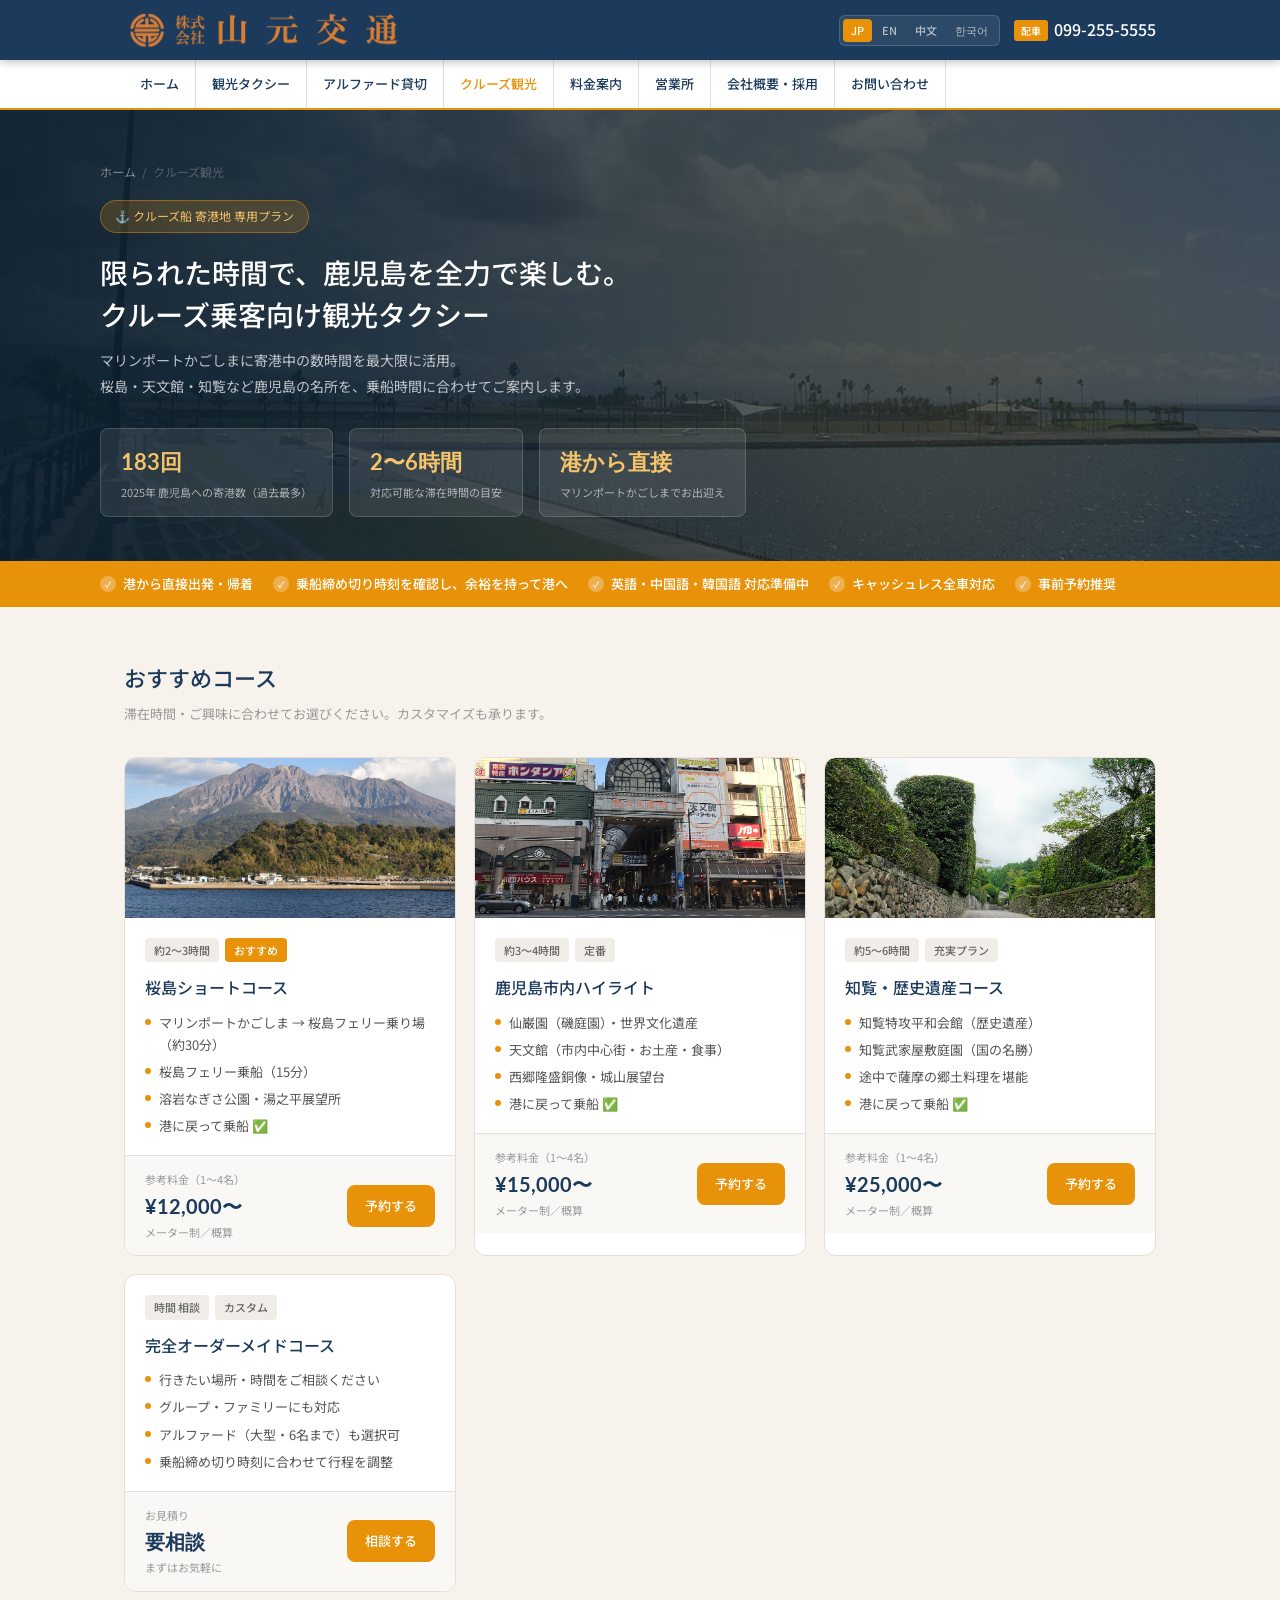
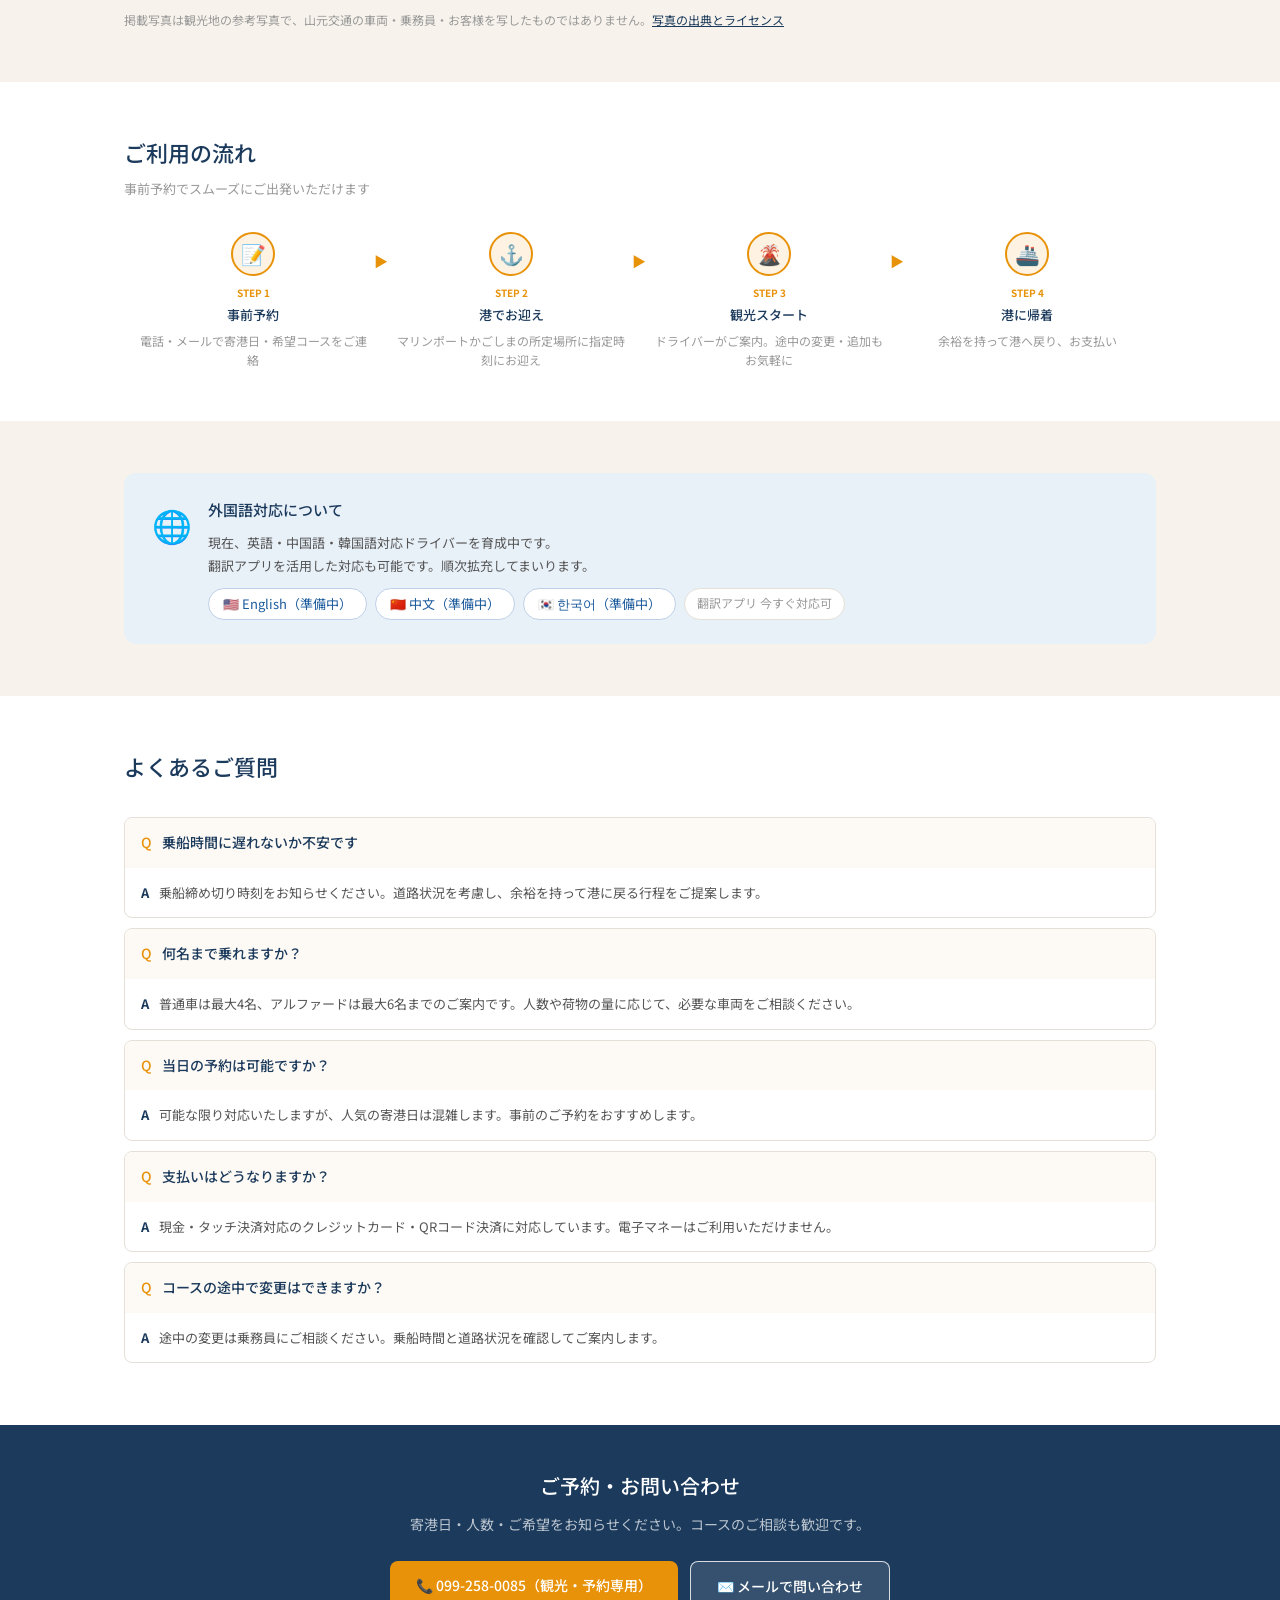
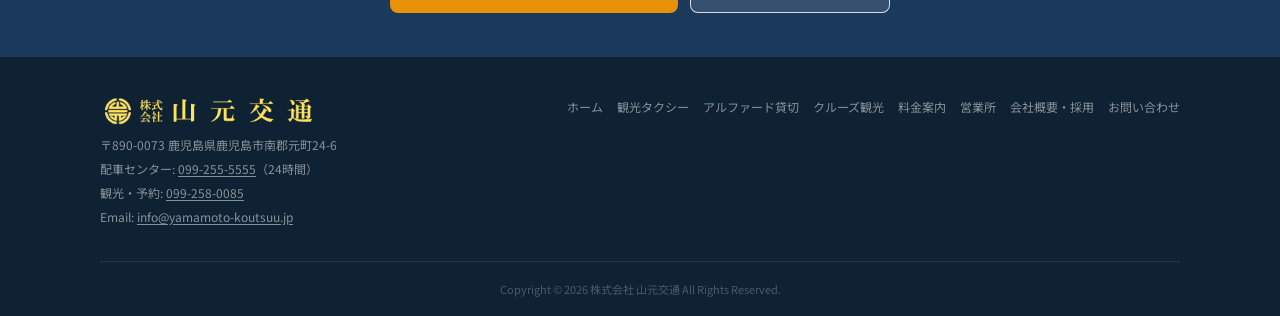
<file: files/cruise.html>
<!DOCTYPE html>
<html lang="ja">
<head>
  <meta charset="UTF-8">
  <meta name="viewport" content="width=device-width, initial-scale=1.0">
  <title>クルーズ船 寄港地タクシーツアー｜株式会社 山元交通</title>
  <meta name="description" content="鹿児島マリンポートから出発。クルーズ船のお客様向け寄港地タクシーツアー。桜島・市内・知覧コース。乗船時間に合わせた設計。">
  <link rel="stylesheet" href="style.css">
  <style>
    .cruise-hero {
      background: linear-gradient(90deg, rgba(12,31,46,0.94), rgba(12,31,46,0.60)),
        url('images/service-cruise.jpg') center 62% / cover;
      padding: 52px 1.5rem 44px;
      position: relative; overflow: hidden;
    }
    .stat-row {
      display: flex; gap: 16px; flex-wrap: wrap;
    }
    .stat-mini {
      background: rgba(255,255,255,0.09);
      border: 1px solid rgba(255,255,255,0.15);
      border-radius: var(--radius-sm); padding: 14px 20px;
    }
    .stat-mini-num { font-size: 22px; font-weight: 700; color: var(--orange-lt); font-family:'Lato',sans-serif; }
    .stat-mini-lbl { font-size: 11px; color: rgba(255,255,255,0.6); margin-top: 3px; }

    .point-bar {
      background: var(--orange); padding: 12px 1.5rem;
    }
    .point-inner {
      max-width: 1080px; margin: 0 auto;
      display: flex; gap: 20px; flex-wrap: wrap; align-items: center;
    }
    .pt { display: flex; align-items: center; gap: 7px; color: #fff; font-size: 13px; font-weight: 500; }
    .pt-chk {
      width: 16px; height: 16px; border-radius: 50%;
      background: rgba(255,255,255,0.28);
      display: flex; align-items: center; justify-content: center;
      font-size: 9px; flex-shrink: 0;
    }

    .course-grid {
      display: grid;
      grid-template-columns: repeat(auto-fit, minmax(260px, 1fr));
      gap: 18px;
    }
    .course-card { background: #fff; border-radius: var(--radius); border: 1px solid var(--gray-bd); overflow: hidden; }
    .course-photo { height: 160px; overflow: hidden; background: var(--gray-lt); }
    .course-photo img { display: block; width: 100%; height: 100%; object-fit: cover; }
    .course-photo-note { margin-top: 18px; color: var(--text-lt); font-size: 12px; line-height: 1.7; }
    .course-photo-note a { color: var(--navy); text-decoration: underline; }
    .course-top { padding: 20px 20px 14px; }
    .course-badge-row { display: flex; gap: 6px; margin-bottom: 12px; align-items: center; }
    .course-card h3 { font-size: 16px; font-weight: 500; color: var(--navy); margin-bottom: 10px; }
    .spot-list { display: flex; flex-direction: column; gap: 5px; margin-bottom: 4px; }
    .spot-item { display: flex; gap: 8px; align-items: flex-start; font-size: 13px; color: var(--text-md); }
    .spot-dot { width: 6px; height: 6px; background: var(--orange); border-radius: 50%; margin-top: 7px; flex-shrink: 0; }
    .course-footer {
      border-top: 1px solid var(--gray-bd);
      padding: 14px 20px; background: #faf8f5;
      display: flex; justify-content: space-between; align-items: center;
    }
    .pval { font-size: 20px; font-weight: 700; color: var(--navy); font-family:'Lato',sans-serif; }
    .psub { font-size: 11px; color: var(--text-lt); }

    .flow-steps {
      display: grid;
      grid-template-columns: repeat(auto-fit, minmax(150px, 1fr));
      gap: 0; position: relative;
    }
    .flow-step { text-align: center; padding: 0 10px; position: relative; }
    .flow-step:not(:last-child)::after {
      content: '▶'; position: absolute; right: -6px; top: 18px;
      color: var(--orange); font-size: 14px;
    }
    .fs-circle {
      width: 44px; height: 44px; border-radius: 50%;
      background: var(--orange-bg); border: 2px solid var(--orange);
      display: flex; align-items: center; justify-content: center;
      margin: 0 auto 8px; font-size: 20px;
    }
    .fs-num   { font-size: 10px; color: var(--orange); font-weight: 700; margin-bottom: 3px; }
    .fs-title { font-size: 13px; font-weight: 500; color: var(--navy); margin-bottom: 5px; }
    .fs-desc  { font-size: 12px; color: var(--text-lt); line-height: 1.6; }

    .faq-item { border: 1px solid var(--gray-bd); border-radius: var(--radius-sm); overflow: hidden; margin-bottom: 10px; }
    .faq-q { background: var(--cream); padding: 13px 16px; font-size: 14px; font-weight: 500; color: var(--navy); display: flex; gap: 10px; }
    .faq-q-mark { color: var(--orange); flex-shrink: 0; }
    .faq-a { padding: 13px 16px; font-size: 13px; color: var(--text-md); line-height: 1.8; display: flex; gap: 10px; }
    .faq-a-mark { color: var(--navy); font-weight: 700; flex-shrink: 0; }

    .lang-box {
      background: var(--blue-lt); border-radius: var(--radius);
      padding: 24px 28px; display: flex; gap: 16px; align-items: flex-start;
    }
    .lang-icon { font-size: 32px; flex-shrink: 0; }
    .lang-body h3 { font-size: 15px; font-weight: 500; color: var(--navy); margin-bottom: 8px; }
    .lang-body p  { font-size: 13px; color: var(--text-md); line-height: 1.8; }
    .lang-chips { display: flex; gap: 8px; flex-wrap: wrap; margin-top: 10px; }
    .lang-chip { background: #fff; border: 1px solid #c0d0e8; color: var(--blue-tx); font-size: 13px; padding: 4px 14px; border-radius: 20px; }
    .lang-chip-gray { background: #fff; border: 1px solid var(--gray-bd); color: var(--text-lt); font-size: 12px; padding: 4px 12px; border-radius: 20px; }
  </style>
</head>
<body>
<div id="site-header"></div>

<!-- HERO -->
<div class="cruise-hero">
  <div style="position:absolute;inset:0;background:radial-gradient(circle at 75% 50%,rgba(232,146,10,0.1) 0%,transparent 60%)"></div>
  <div class="page-hero-inner" style="position:relative">
    <div class="breadcrumb">
      <a href="index.html" data-i18n="nav.home">ホーム</a><span>/</span>
      <span class="breadcrumb-cur" data-i18n="nav.cruise">クルーズ船 寄港地ツアー</span>
    </div>
    <div style="display:inline-flex;align-items:center;gap:6px;background:rgba(232,146,10,0.2);border:1px solid rgba(232,146,10,0.45);color:var(--orange-lt);font-size:12px;padding:5px 14px;border-radius:20px;margin-bottom:18px" data-i18n="cr.hero.badge">⚓ クルーズ船 寄港地 専用プラン</div>
    <h1 style="font-size:28px;font-weight:500;color:#fff;line-height:1.5;margin-bottom:12px" data-i18n="cr.hero.h1">限られた時間で、鹿児島を全力で楽しむ。<br>クルーズ乗客向け観光タクシー</h1>
    <p style="color:rgba(255,255,255,0.72);font-size:14px;line-height:1.9;margin-bottom:28px" data-i18n="cr.hero.desc">マリンポートかごしまに寄港中の数時間を最大限に活用。<br>桜島・天文館・知覧など鹿児島の名所を、乗船時間に合わせてご案内します。</p>
    <div class="stat-row">
      <div class="stat-mini">
        <div class="stat-mini-num" data-i18n="cr.stat1num">183回</div>
        <div class="stat-mini-lbl" data-i18n="cr.stat1">2025年 鹿児島への寄港数（過去最多）</div>
      </div>
      <div class="stat-mini">
        <div class="stat-mini-num" data-i18n="cr.stat2num">2〜6時間</div>
        <div class="stat-mini-lbl" data-i18n="cr.stat2">対応可能な滞在時間の目安</div>
      </div>
      <div class="stat-mini">
        <div class="stat-mini-num" data-i18n="cr.stat3num">港から直接</div>
        <div class="stat-mini-lbl" data-i18n="cr.stat3">マリンポートかごしまでお出迎え</div>
      </div>
    </div>
  </div>
</div>

<!-- POINT BAR -->
<div class="point-bar">
  <div class="point-inner">
    <div class="pt"><div class="pt-chk">✓</div> <span data-i18n="cr.pt1">港から直接出発・帰着</span></div>
    <div class="pt"><div class="pt-chk">✓</div> <span data-i18n="cr.pt2">乗船締め切り時刻を確認し、余裕を持って港へ</span></div>
    <div class="pt"><div class="pt-chk">✓</div> <span data-i18n="cr.pt3">英語・中国語・韓国語 対応準備中</span></div>
    <div class="pt"><div class="pt-chk">✓</div> <span data-i18n="cr.pt4">キャッシュレス全車対応</span></div>
    <div class="pt"><div class="pt-chk">✓</div> <span data-i18n="cr.pt5">事前予約推奨</span></div>
  </div>
</div>

<!-- COURSES -->
<section class="section section-cream">
  <div class="wrap">
    <div class="sec-head">
      <div class="sec-title" data-i18n="cr.courses.title">おすすめコース</div>
      <div class="sec-sub" data-i18n="cr.courses.sub">滞在時間・ご興味に合わせてお選びください。カスタマイズも承ります。</div>
    </div>
    <div class="course-grid">

      <div class="course-card">
        <div class="course-photo"><img src="images/hero-sakurajima.jpg" width="1920" height="1080" loading="lazy" decoding="async" alt="鹿児島湾越しに見た桜島"></div>
        <div class="course-top">
          <div class="course-badge-row">
            <span class="badge badge-label">約2〜3時間</span>
            <span class="badge badge-orange" data-i18n="cr.badge.recommended">おすすめ</span>
          </div>
          <h3 data-i18n="cr.c1.title">桜島ショートコース</h3>
          <div class="spot-list">
            <div class="spot-item"><div class="spot-dot"></div>マリンポートかごしま → 桜島フェリー乗り場（約30分）</div>
            <div class="spot-item"><div class="spot-dot"></div>桜島フェリー乗船（15分）</div>
            <div class="spot-item"><div class="spot-dot"></div>溶岩なぎさ公園・湯之平展望所</div>
            <div class="spot-item"><div class="spot-dot"></div>港に戻って乗船 ✅</div>
          </div>
        </div>
        <div class="course-footer">
          <div>
            <div class="psub">参考料金（1〜4名）</div>
            <div class="pval">¥12,000〜</div>
            <div class="psub">メーター制／概算</div>
          </div>
          <a href="contact.html?type=cruise" class="btn btn-primary" style="padding:10px 18px;font-size:13px">予約する</a>
        </div>
      </div>

      <div class="course-card">
        <div class="course-photo"><img src="images/service-daily.jpg" width="960" height="720" loading="lazy" decoding="async" alt="鹿児島市・天文館のアーケード"></div>
        <div class="course-top">
          <div class="course-badge-row">
            <span class="badge badge-label">約3〜4時間</span>
            <span class="badge badge-label">定番</span>
          </div>
          <h3 data-i18n="cr.c2.title">鹿児島市内ハイライト</h3>
          <div class="spot-list">
            <div class="spot-item"><div class="spot-dot"></div>仙巌園（磯庭園）・世界文化遺産</div>
            <div class="spot-item"><div class="spot-dot"></div>天文館（市内中心街・お土産・食事）</div>
            <div class="spot-item"><div class="spot-dot"></div>西郷隆盛銅像・城山展望台</div>
            <div class="spot-item"><div class="spot-dot"></div>港に戻って乗船 ✅</div>
          </div>
        </div>
        <div class="course-footer">
          <div>
            <div class="psub">参考料金（1〜4名）</div>
            <div class="pval">¥15,000〜</div>
            <div class="psub">メーター制／概算</div>
          </div>
          <a href="contact.html?type=cruise" class="btn btn-primary" style="padding:10px 18px;font-size:13px">予約する</a>
        </div>
      </div>

      <div class="course-card">
        <div class="course-photo"><img src="images/course-chiran.jpg" width="960" height="720" loading="lazy" decoding="async" alt="知覧の武家屋敷通り"></div>
        <div class="course-top">
          <div class="course-badge-row">
            <span class="badge badge-label">約5〜6時間</span>
            <span class="badge badge-label">充実プラン</span>
          </div>
          <h3 data-i18n="cr.c3.title">知覧・歴史遺産コース</h3>
          <div class="spot-list">
            <div class="spot-item"><div class="spot-dot"></div>知覧特攻平和会館（歴史遺産）</div>
            <div class="spot-item"><div class="spot-dot"></div>知覧武家屋敷庭園（国の名勝）</div>
            <div class="spot-item"><div class="spot-dot"></div>途中で薩摩の郷土料理を堪能</div>
            <div class="spot-item"><div class="spot-dot"></div>港に戻って乗船 ✅</div>
          </div>
        </div>
        <div class="course-footer">
          <div>
            <div class="psub">参考料金（1〜4名）</div>
            <div class="pval">¥25,000〜</div>
            <div class="psub">メーター制／概算</div>
          </div>
          <a href="contact.html?type=cruise" class="btn btn-primary" style="padding:10px 18px;font-size:13px">予約する</a>
        </div>
      </div>

      <div class="course-card">
        <div class="course-top">
          <div class="course-badge-row">
            <span class="badge badge-label">時間 相談</span>
            <span class="badge badge-label">カスタム</span>
          </div>
          <h3 data-i18n="cr.c4.title">完全オーダーメイドコース</h3>
          <div class="spot-list">
            <div class="spot-item"><div class="spot-dot"></div>行きたい場所・時間をご相談ください</div>
            <div class="spot-item"><div class="spot-dot"></div>グループ・ファミリーにも対応</div>
            <div class="spot-item"><div class="spot-dot"></div>アルファード（大型・6名まで）も選択可</div>
            <div class="spot-item"><div class="spot-dot"></div><span data-i18n="cr.c4.s4">乗船締め切り時刻に合わせて行程を調整</span></div>
          </div>
        </div>
        <div class="course-footer">
          <div>
            <div class="psub">お見積り</div>
            <div class="pval">要相談</div>
            <div class="psub">まずはお気軽に</div>
          </div>
          <a href="contact.html?type=cruise" class="btn btn-primary" style="padding:10px 18px;font-size:13px">相談する</a>
        </div>
      </div>

    </div>
    <p class="course-photo-note" data-i18n="cr.photos.note">掲載写真は観光地の参考写真で、山元交通の車両・乗務員・お客様を写したものではありません。<a href="photo-credits.html">写真の出典とライセンス</a></p>
  </div>
</section>

<!-- FLOW -->
<section class="section">
  <div class="wrap">
    <div class="sec-head">
      <div class="sec-title" data-i18n="cr.flow.title">ご利用の流れ</div>
      <div class="sec-sub" data-i18n="cr.flow.sub">事前予約でスムーズにご出発いただけます</div>
    </div>
    <div class="flow-steps">
      <div class="flow-step">
        <div class="fs-circle">📝</div>
        <div class="fs-num">STEP 1</div>
        <div class="fs-title" data-i18n="cr.f1.title">事前予約</div>
        <div class="fs-desc" data-i18n="cr.f1.desc">電話・メールで寄港日・希望コースをご連絡</div>
      </div>
      <div class="flow-step">
        <div class="fs-circle">⚓</div>
        <div class="fs-num">STEP 2</div>
        <div class="fs-title" data-i18n="cr.f2.title">港でお迎え</div>
        <div class="fs-desc">マリンポートかごしまの所定場所に指定時刻にお迎え</div>
      </div>
      <div class="flow-step">
        <div class="fs-circle">🌋</div>
        <div class="fs-num">STEP 3</div>
        <div class="fs-title" data-i18n="cr.f3.title">観光スタート</div>
        <div class="fs-desc">ドライバーがご案内。途中の変更・追加もお気軽に</div>
      </div>
      <div class="flow-step">
        <div class="fs-circle">🚢</div>
        <div class="fs-num">STEP 4</div>
        <div class="fs-title" data-i18n="cr.f4.title">港に帰着</div>
        <div class="fs-desc" data-i18n="cr.f4.desc">余裕を持って港へ戻り、お支払い</div>
      </div>
    </div>
  </div>
</section>

<!-- LANGUAGE -->
<section class="section section-cream">
  <div class="wrap">
    <div class="lang-box">
      <div class="lang-icon">🌐</div>
      <div class="lang-body">
        <h3 data-i18n="cr.lang.title">外国語対応について</h3>
        <p>現在、英語・中国語・韓国語対応ドライバーを育成中です。<br>翻訳アプリを活用した対応も可能です。順次拡充してまいります。</p>
        <div class="lang-chips">
          <span class="lang-chip">🇺🇸 English（準備中）</span>
          <span class="lang-chip">🇨🇳 中文（準備中）</span>
          <span class="lang-chip">🇰🇷 한국어（準備中）</span>
          <span class="lang-chip-gray">翻訳アプリ 今すぐ対応可</span>
        </div>
      </div>
    </div>
  </div>
</section>

<!-- FAQ -->
<section class="section">
  <div class="wrap">
    <div class="sec-head">
      <div class="sec-title" data-i18n="cr.faq.title">よくあるご質問</div>
    </div>
    <div class="faq-item">
      <div class="faq-q"><span class="faq-q-mark">Q</span> <span data-i18n="cr.q1">乗船時間に遅れないか不安です</span></div>
      <div class="faq-a"><span class="faq-a-mark">A</span> <span data-i18n="cr.a1">乗船締め切り時刻をお知らせください。道路状況を考慮し、余裕を持って港に戻る行程をご提案します。</span></div>
    </div>
    <div class="faq-item">
      <div class="faq-q"><span class="faq-q-mark">Q</span> <span data-i18n="cr.q2">何人まで乗れますか？</span></div>
      <div class="faq-a"><span class="faq-a-mark">A</span> <span data-i18n="cr.a2">普通車は最大4名、アルファードは最大6名までのご案内です。人数や荷物の量に応じて、必要な車両をご相談ください。</span></div>
    </div>
    <div class="faq-item">
      <div class="faq-q"><span class="faq-q-mark">Q</span> <span data-i18n="cr.q3">当日の予約は可能ですか？</span></div>
      <div class="faq-a"><span class="faq-a-mark">A</span> <span data-i18n="cr.a3">可能な限り対応いたしますが、人気の寄港日は混雑します。事前のご予約をおすすめします。</span></div>
    </div>
    <div class="faq-item">
      <div class="faq-q"><span class="faq-q-mark">Q</span> <span data-i18n="cr.q4">支払いはどうなりますか？</span></div>
      <div class="faq-a"><span class="faq-a-mark">A</span> <span data-i18n="cr.a4">現金・タッチ決済対応のクレジットカード・QRコード決済に対応しています。電子マネーはご利用いただけません。</span></div>
    </div>
    <div class="faq-item">
      <div class="faq-q"><span class="faq-q-mark">Q</span> <span data-i18n="cr.q5">コースの途中で変更はできますか？</span></div>
      <div class="faq-a"><span class="faq-a-mark">A</span> <span data-i18n="cr.a5">途中の変更は乗務員にご相談ください。乗船時間と道路状況を確認してご案内します。</span></div>
    </div>
  </div>
</section>

<div style="background:var(--navy);padding:44px 1.5rem;text-align:center">
  <div style="color:#fff;font-size:20px;font-weight:500;margin-bottom:10px" data-i18n="cr.cta.title">ご予約・お問い合わせ</div>
  <div style="color:rgba(255,255,255,0.7);font-size:14px;margin-bottom:24px" data-i18n="cr.cta.sub">寄港日・人数・ご希望をお知らせください。コースのご相談も歓迎です。</div>
  <div style="display:flex;gap:12px;justify-content:center;flex-wrap:wrap">
    <a href="tel:0992580085" class="btn btn-primary" data-i18n="cr.cta.tel">📞 099-258-0085（観光・予約専用）</a>
    <a href="contact.html?type=cruise" class="btn btn-outline" style="background:rgba(255,255,255,0.12);border-color:rgba(255,255,255,0.8)" data-i18n="cr.cta.mail">✉️ メールで問い合わせ</a>
  </div>
</div>

<div id="site-footer"></div>
<script src="i18n.js?v=20261022-copy-links"></script>
<script src="common.js"></script>
</body>
</html>
</file>
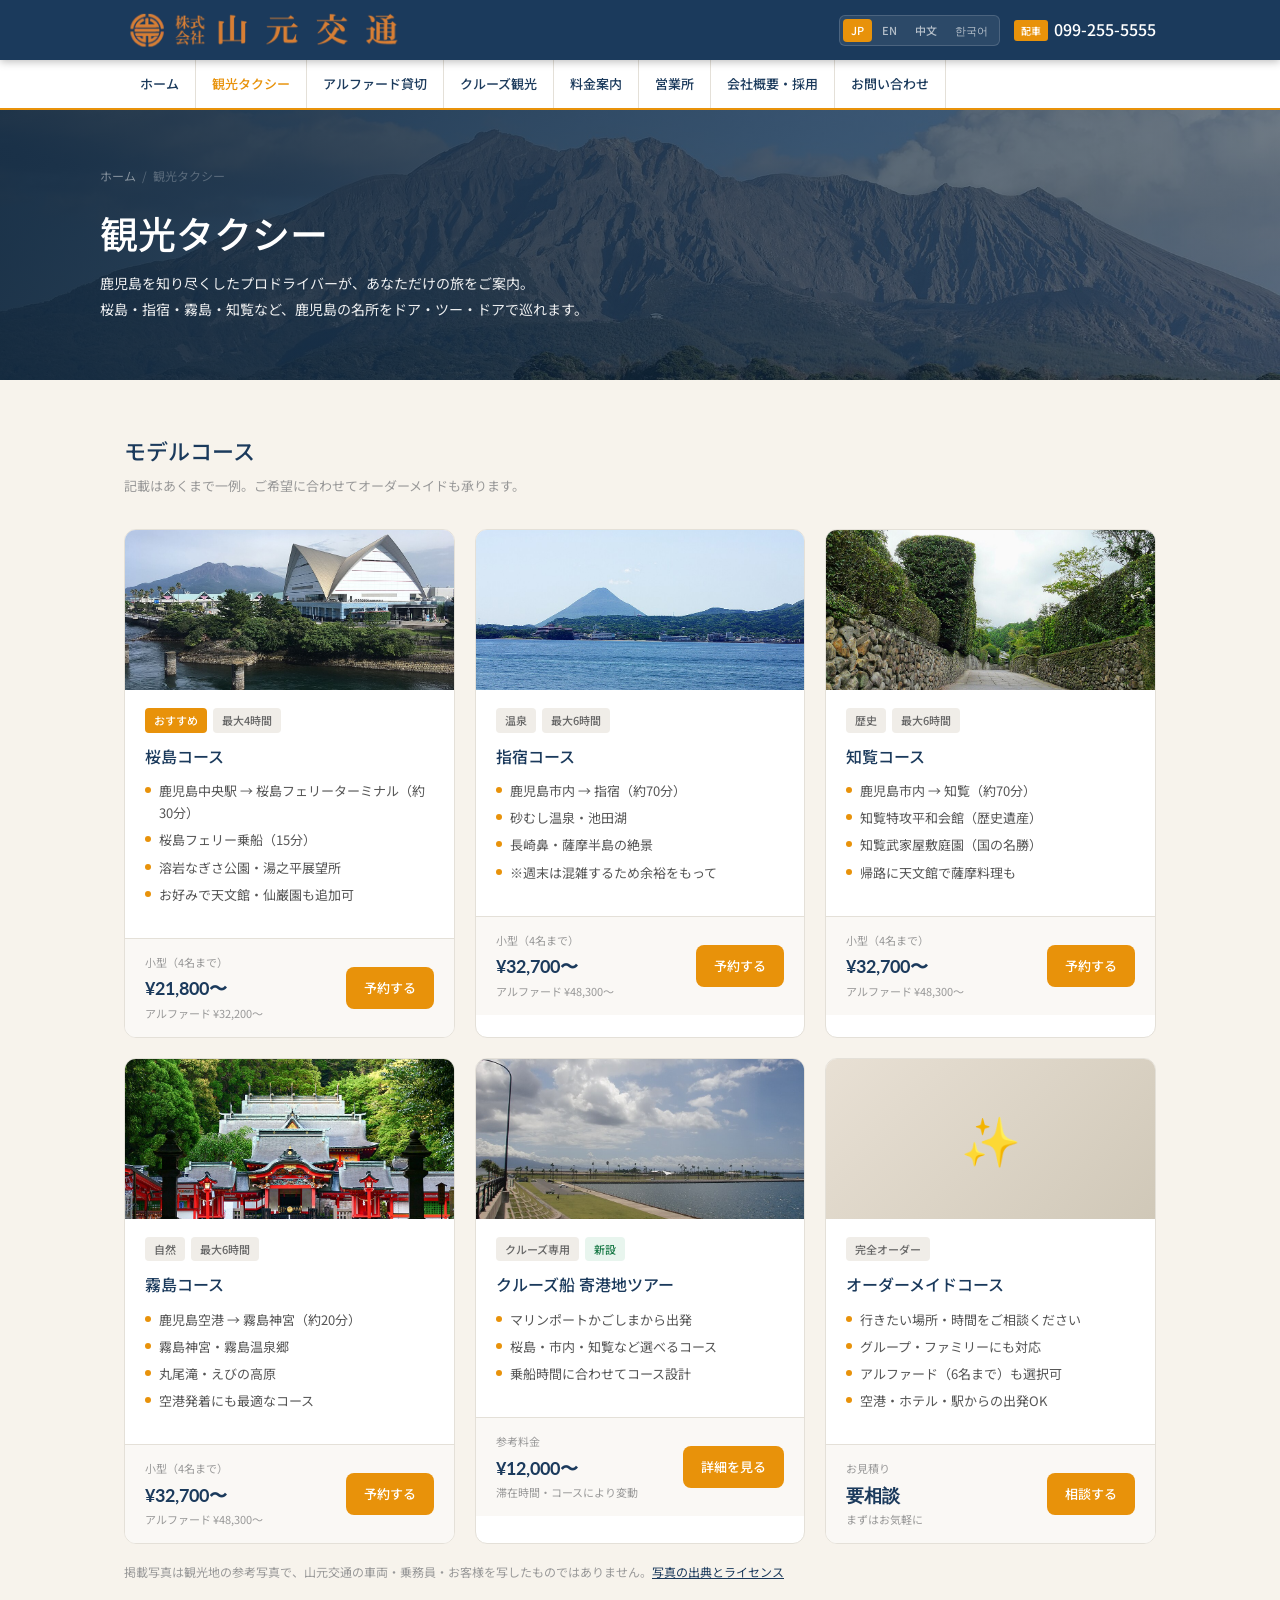
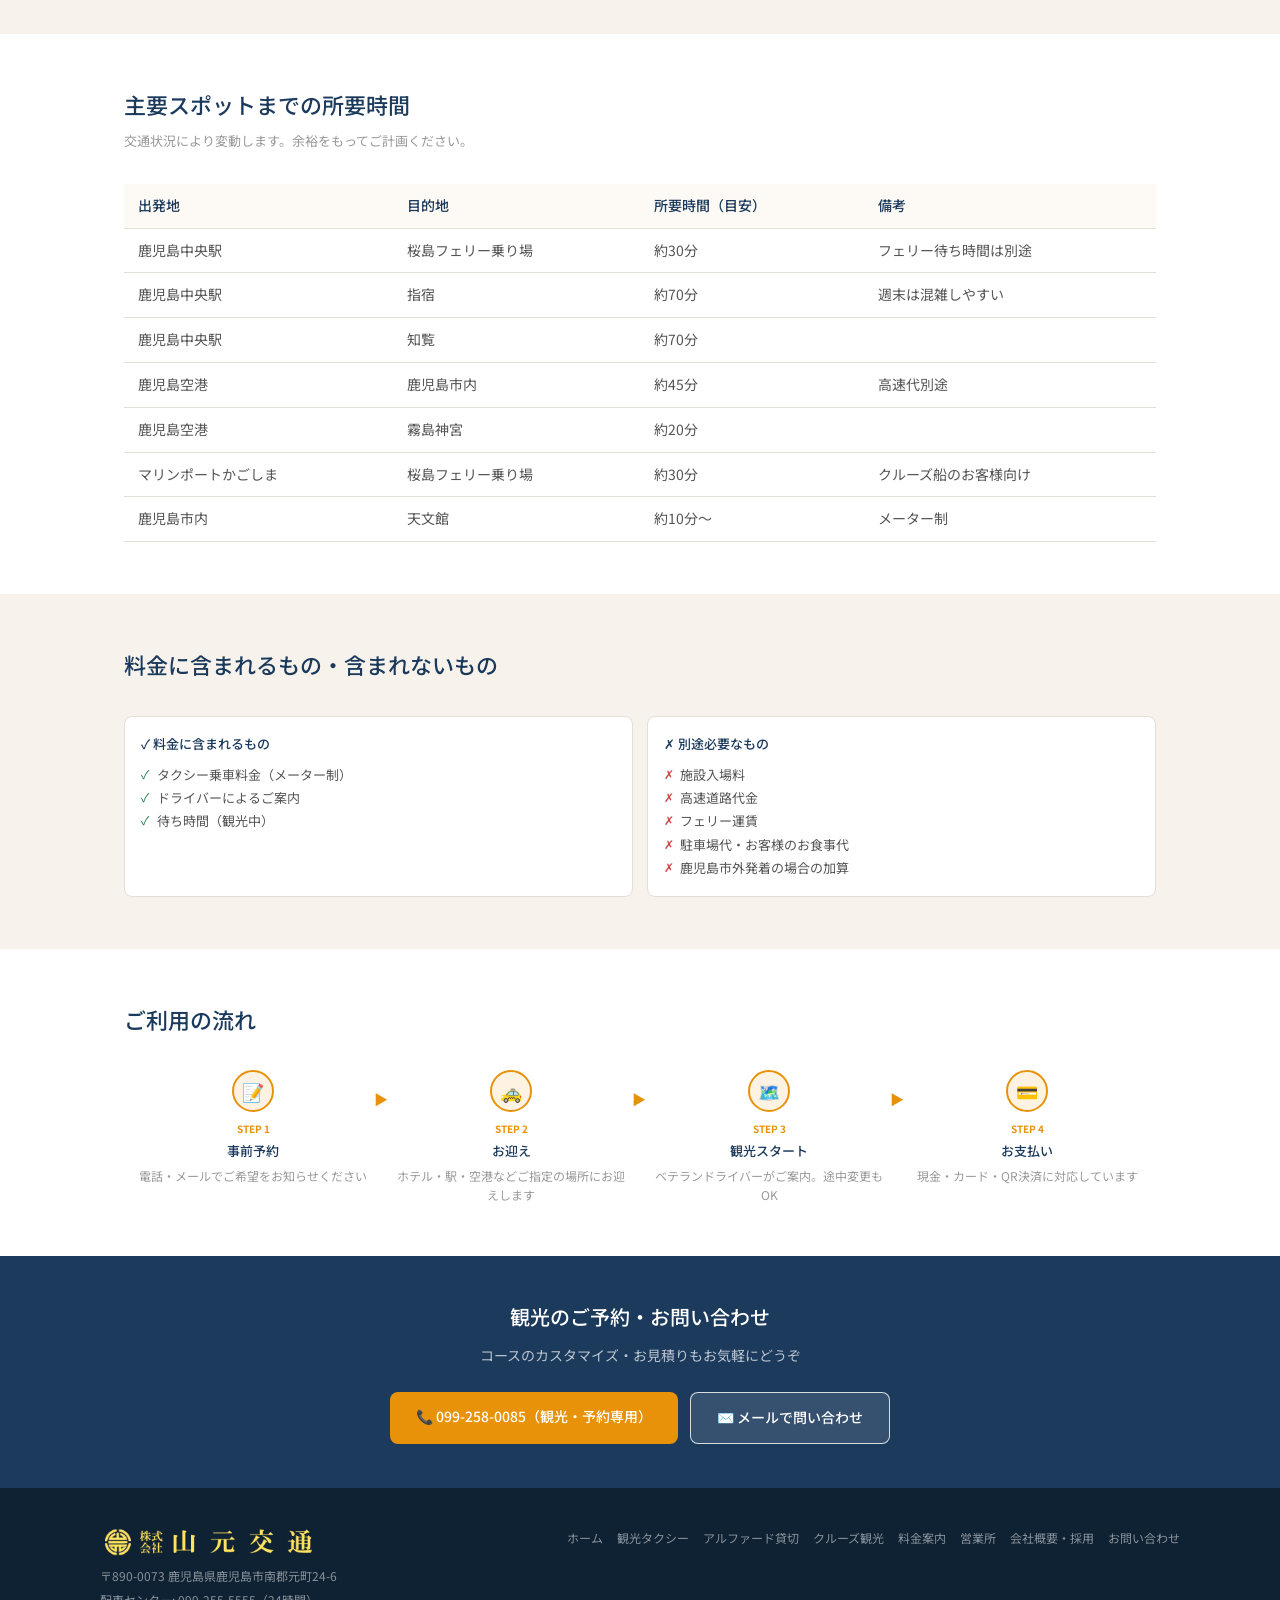
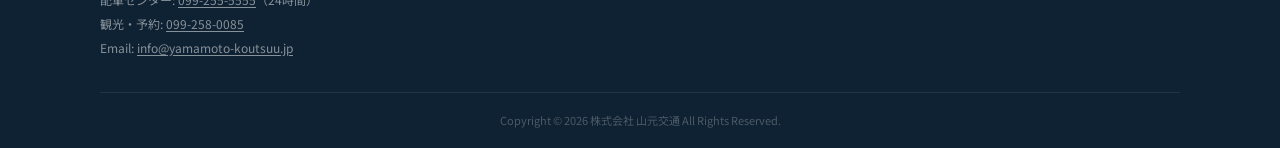
<file: files/kankou.html>
<!DOCTYPE html>
<html lang="ja">
<head>
  <meta charset="UTF-8">
  <meta name="viewport" content="width=device-width, initial-scale=1.0">
  <title>観光タクシー｜株式会社 山元交通</title>
  <meta name="description" content="桜島・指宿・霧島・知覧など鹿児島の名所をプロドライバーがご案内。山元交通の観光タクシーコース一覧。">
  <link rel="stylesheet" href="style.css">
  <style>
    .sightseeing-hero {
      background: linear-gradient(90deg, rgba(12, 35, 57, 0.9), rgba(12, 35, 57, 0.58)),
        url("images/hero-sakurajima.jpg") center 20% / cover;
      padding-top: 56px;
      padding-bottom: 58px;
    }
    .sightseeing-hero .page-hero-inner { max-width: 1080px; }
    .sightseeing-hero h1 { font-size: clamp(26px, 3vw, 38px); }
    .sightseeing-hero p { max-width: 680px; color: rgba(255,255,255,0.92); }
    .course-grid {
      display: grid;
      grid-template-columns: repeat(auto-fit, minmax(290px, 1fr));
      gap: 20px;
    }
    .course-card { background: #fff; border-radius: var(--radius); border: 1px solid var(--gray-bd); overflow: hidden; }
    .course-map {
      height: 160px; display: flex; align-items: center;
      justify-content: center; font-size: 48px;
      overflow: hidden;
    }
    .course-map img { display: block; width: 100%; height: 100%; object-fit: cover; }
    .map-ibusuki img { object-position: center 60%; }
    .map-chiran img { object-position: center 65%; }
    .map-custom     { background: linear-gradient(135deg, #e8e0d4, #d0c8b8); }
    .course-photo-note { margin-top: 18px; color: var(--text-lt); font-size: 12px; line-height: 1.7; }
    .course-photo-note a { color: var(--navy); text-decoration: underline; }
    .course-body { padding: 18px 20px; }
    .course-badge-row { display: flex; gap: 6px; margin-bottom: 10px; }
    .course-body h3 { font-size: 16px; font-weight: 500; color: var(--navy); margin-bottom: 10px; }
    .spot-list { display: flex; flex-direction: column; gap: 5px; margin-bottom: 14px; }
    .spot-item { display: flex; gap: 8px; align-items: flex-start; font-size: 13px; color: var(--text-md); }
    .spot-dot { width: 6px; height: 6px; background: var(--orange); border-radius: 50%; margin-top: 7px; flex-shrink: 0; }
    .course-footer {
      border-top: 1px solid var(--gray-bd);
      padding: 14px 20px; background: #faf8f5;
      display: flex; justify-content: space-between; align-items: center;
    }
    .price-lbl { font-size: 11px; color: var(--text-lt); margin-bottom: 2px; }
    .price-val { font-size: 18px; font-weight: 700; color: var(--navy); font-family: 'Lato', sans-serif; }
    .price-sub { font-size: 11px; color: var(--text-lt); }

    .time-table { width: 100%; border-collapse: collapse; font-size: 14px; }
    .time-table th, .time-table td { padding: 10px 14px; border-bottom: 1px solid var(--gray-bd); }
    .time-table th { background: var(--cream); color: var(--navy); font-weight: 500; text-align: left; }
    .time-table td { color: var(--text-md); }

    .incl-grid { display: grid; grid-template-columns: 1fr 1fr; gap: 14px; }
    .incl-box { background: #fff; border: 1px solid var(--gray-bd); border-radius: var(--radius-sm); padding: 16px; }
    .incl-title { font-size: 13px; font-weight: 500; color: var(--navy); margin-bottom: 8px; }
    .incl-list li { font-size: 13px; color: var(--text-md); line-height: 1.8; list-style: none; padding-left: 16px; position: relative; }
    .incl-list li::before { content: '✓'; position: absolute; left: 0; color: var(--green-tx); font-size: 12px; }
    .incl-list.excl li::before { content: '✗'; color: #cc4444; }

    .flow-row {
      display: grid;
      grid-template-columns: repeat(auto-fit, minmax(150px, 1fr));
      gap: 0; position: relative;
    }
    .flow-step { text-align: center; padding: 0 10px; position: relative; }
    .flow-step:not(:last-child)::after {
      content: '▶'; position: absolute; right: -6px; top: 18px;
      color: var(--orange); font-size: 14px;
    }
    .fs-circle {
      width: 42px; height: 42px; border-radius: 50%;
      background: var(--orange-bg); border: 2px solid var(--orange);
      display: flex; align-items: center; justify-content: center;
      margin: 0 auto 8px; font-size: 18px;
    }
    .fs-num { font-size: 10px; color: var(--orange); font-weight: 700; margin-bottom: 3px; }
    .fs-title { font-size: 13px; font-weight: 500; color: var(--navy); margin-bottom: 4px; }
    .fs-desc { font-size: 12px; color: var(--text-lt); line-height: 1.6; }
  </style>
</head>
<body>
<div id="site-header"></div>

<div class="page-hero sightseeing-hero">
  <div class="page-hero-inner">
    <div class="breadcrumb">
      <a href="index.html">ホーム</a><span>/</span>
      <span class="breadcrumb-cur">観光タクシー</span>
    </div>
    <h1 data-i18n="k.hero.h1">観光タクシー</h1>
    <p data-i18n="k.hero.desc">鹿児島を知り尽くしたプロドライバーが、あなただけの旅をご案内。<br>桜島・指宿・霧島・知覧など、鹿児島の名所をドア・ツー・ドアで巡れます。</p>
  </div>
</div>

<!-- COURSES -->
<section class="section section-cream">
  <div class="wrap">
    <div class="sec-head">
      <div class="sec-title" data-i18n="k.courses.title">モデルコース</div>
      <div class="sec-sub" data-i18n="k.courses.sub">記載はあくまで一例。ご希望に合わせてオーダーメイドも承ります。</div>
    </div>
    <div class="course-grid">

      <div class="course-card">
        <div class="course-map"><img src="images/service-tour.jpg" width="960" height="720" loading="lazy" decoding="async" alt="桜島を望む鹿児島水族館付近の風景"></div>
        <div class="course-body">
          <div class="course-badge-row">
            <span class="badge badge-orange">おすすめ</span>
            <span class="badge badge-label">最大4時間</span>
          </div>
          <h3 data-i18n="k.c1.title">桜島コース</h3>
          <div class="spot-list">
            <div class="spot-item"><div class="spot-dot"></div>鹿児島中央駅 → 桜島フェリーターミナル（約30分）</div>
            <div class="spot-item"><div class="spot-dot"></div>桜島フェリー乗船（15分）</div>
            <div class="spot-item"><div class="spot-dot"></div>溶岩なぎさ公園・湯之平展望所</div>
            <div class="spot-item"><div class="spot-dot"></div>お好みで天文館・仙巌園も追加可</div>
          </div>
        </div>
        <div class="course-footer">
          <div>
            <div class="price-lbl">小型（4名まで）</div>
            <div class="price-val">¥21,800〜</div>
            <div class="price-sub">アルファード ¥32,200〜</div>
          </div>
          <a href="contact.html?type=tour" class="btn btn-primary" style="padding:10px 18px;font-size:13px">予約する</a>
        </div>
      </div>

      <div class="course-card">
        <div class="course-map map-ibusuki"><img src="images/course-ibusuki.jpg" width="960" height="541" loading="lazy" decoding="async" alt="指宿温泉街と開聞岳を望む風景"></div>
        <div class="course-body">
          <div class="course-badge-row">
            <span class="badge badge-label">温泉</span>
            <span class="badge badge-label">最大6時間</span>
          </div>
          <h3 data-i18n="k.c2.title">指宿コース</h3>
          <div class="spot-list">
            <div class="spot-item"><div class="spot-dot"></div>鹿児島市内 → 指宿（約70分）</div>
            <div class="spot-item"><div class="spot-dot"></div>砂むし温泉・池田湖</div>
            <div class="spot-item"><div class="spot-dot"></div>長崎鼻・薩摩半島の絶景</div>
            <div class="spot-item"><div class="spot-dot"></div>※週末は混雑するため余裕をもって</div>
          </div>
        </div>
        <div class="course-footer">
          <div>
            <div class="price-lbl">小型（4名まで）</div>
            <div class="price-val">¥32,700〜</div>
            <div class="price-sub">アルファード ¥48,300〜</div>
          </div>
          <a href="contact.html?type=tour" class="btn btn-primary" style="padding:10px 18px;font-size:13px">予約する</a>
        </div>
      </div>

      <div class="course-card">
        <div class="course-map map-chiran"><img src="images/course-chiran.jpg" width="960" height="720" loading="lazy" decoding="async" alt="知覧の武家屋敷通り"></div>
        <div class="course-body">
          <div class="course-badge-row">
            <span class="badge badge-label">歴史</span>
            <span class="badge badge-label">最大6時間</span>
          </div>
          <h3 data-i18n="k.c3.title">知覧コース</h3>
          <div class="spot-list">
            <div class="spot-item"><div class="spot-dot"></div>鹿児島市内 → 知覧（約70分）</div>
            <div class="spot-item"><div class="spot-dot"></div>知覧特攻平和会館（歴史遺産）</div>
            <div class="spot-item"><div class="spot-dot"></div>知覧武家屋敷庭園（国の名勝）</div>
            <div class="spot-item"><div class="spot-dot"></div>帰路に天文館で薩摩料理も</div>
          </div>
        </div>
        <div class="course-footer">
          <div>
            <div class="price-lbl">小型（4名まで）</div>
            <div class="price-val">¥32,700〜</div>
            <div class="price-sub">アルファード ¥48,300〜</div>
          </div>
          <a href="contact.html?type=tour" class="btn btn-primary" style="padding:10px 18px;font-size:13px">予約する</a>
        </div>
      </div>

      <div class="course-card">
        <div class="course-map"><img src="images/course-kirishima.jpg" width="960" height="640" loading="lazy" decoding="async" alt="緑に囲まれた霧島神宮の本殿"></div>
        <div class="course-body">
          <div class="course-badge-row">
            <span class="badge badge-label">自然</span>
            <span class="badge badge-label">最大6時間</span>
          </div>
          <h3 data-i18n="k.c4.title">霧島コース</h3>
          <div class="spot-list">
            <div class="spot-item"><div class="spot-dot"></div>鹿児島空港 → 霧島神宮（約20分）</div>
            <div class="spot-item"><div class="spot-dot"></div>霧島神宮・霧島温泉郷</div>
            <div class="spot-item"><div class="spot-dot"></div>丸尾滝・えびの高原</div>
            <div class="spot-item"><div class="spot-dot"></div>空港発着にも最適なコース</div>
          </div>
        </div>
        <div class="course-footer">
          <div>
            <div class="price-lbl">小型（4名まで）</div>
            <div class="price-val">¥32,700〜</div>
            <div class="price-sub">アルファード ¥48,300〜</div>
          </div>
          <a href="contact.html?type=tour" class="btn btn-primary" style="padding:10px 18px;font-size:13px">予約する</a>
        </div>
      </div>

      <div class="course-card">
        <div class="course-map"><img src="images/service-cruise.jpg" width="960" height="720" loading="lazy" decoding="async" alt="マリンポートかごしまの海辺の風景"></div>
        <div class="course-body">
          <div class="course-badge-row">
            <span class="badge badge-label">クルーズ専用</span>
            <span class="badge badge-green">新設</span>
          </div>
          <h3 data-i18n="k.c5.title">クルーズ船 寄港地ツアー</h3>
          <div class="spot-list">
            <div class="spot-item"><div class="spot-dot"></div>マリンポートかごしまから出発</div>
            <div class="spot-item"><div class="spot-dot"></div>桜島・市内・知覧など選べるコース</div>
            <div class="spot-item"><div class="spot-dot"></div>乗船時間に合わせてコース設計</div>
          </div>
        </div>
        <div class="course-footer">
          <div>
            <div class="price-lbl">参考料金</div>
            <div class="price-val">¥12,000〜</div>
            <div class="price-sub">滞在時間・コースにより変動</div>
          </div>
          <a href="cruise.html" class="btn btn-primary" style="padding:10px 18px;font-size:13px">詳細を見る</a>
        </div>
      </div>

      <div class="course-card">
        <div class="course-map map-custom">✨</div>
        <div class="course-body">
          <div class="course-badge-row">
            <span class="badge badge-label">完全オーダー</span>
          </div>
          <h3 data-i18n="k.c6.title">オーダーメイドコース</h3>
          <div class="spot-list">
            <div class="spot-item"><div class="spot-dot"></div>行きたい場所・時間をご相談ください</div>
            <div class="spot-item"><div class="spot-dot"></div>グループ・ファミリーにも対応</div>
            <div class="spot-item"><div class="spot-dot"></div>アルファード（6名まで）も選択可</div>
            <div class="spot-item"><div class="spot-dot"></div>空港・ホテル・駅からの出発OK</div>
          </div>
        </div>
        <div class="course-footer">
          <div>
            <div class="price-lbl">お見積り</div>
            <div class="price-val">要相談</div>
            <div class="price-sub">まずはお気軽に</div>
          </div>
          <a href="contact.html?type=tour" class="btn btn-primary" style="padding:10px 18px;font-size:13px">相談する</a>
        </div>
      </div>

    </div>
    <p class="course-photo-note" data-i18n="k.photos.note">掲載写真は観光地の参考写真で、山元交通の車両・乗務員・お客様を写したものではありません。<a href="photo-credits.html">写真の出典とライセンス</a></p>
  </div>
</section>

<!-- TIMES TABLE -->
<section class="section">
  <div class="wrap">
    <div class="sec-head">
      <div class="sec-title" data-i18n="k.time.title">主要スポットまでの所要時間</div>
      <div class="sec-sub" data-i18n="k.time.sub">交通状況により変動します。余裕をもってご計画ください。</div>
    </div>
    <table class="time-table">
      <thead>
        <tr>
          <th>出発地</th>
          <th>目的地</th>
          <th>所要時間（目安）</th>
          <th>備考</th>
        </tr>
      </thead>
      <tbody>
        <tr><td>鹿児島中央駅</td><td>桜島フェリー乗り場</td><td>約30分</td><td>フェリー待ち時間は別途</td></tr>
        <tr><td>鹿児島中央駅</td><td>指宿</td><td>約70分</td><td>週末は混雑しやすい</td></tr>
        <tr><td>鹿児島中央駅</td><td>知覧</td><td>約70分</td><td></td></tr>
        <tr><td>鹿児島空港</td><td>鹿児島市内</td><td>約45分</td><td>高速代別途</td></tr>
        <tr><td>鹿児島空港</td><td>霧島神宮</td><td>約20分</td><td></td></tr>
        <tr><td>マリンポートかごしま</td><td>桜島フェリー乗り場</td><td>約30分</td><td>クルーズ船のお客様向け</td></tr>
        <tr><td>鹿児島市内</td><td>天文館</td><td>約10分〜</td><td>メーター制</td></tr>
      </tbody>
    </table>
  </div>
</section>

<!-- INCLUDES / EXCLUDES -->
<section class="section section-cream">
  <div class="wrap">
    <div class="sec-head">
      <div class="sec-title" data-i18n="k.incl.title">料金に含まれるもの・含まれないもの</div>
    </div>
    <div class="incl-grid">
      <div class="incl-box">
        <div class="incl-title">✓ 料金に含まれるもの</div>
        <ul class="incl-list">
          <li>タクシー乗車料金（メーター制）</li>
          <li>ドライバーによるご案内</li>
          <li>待ち時間（観光中）</li>
        </ul>
      </div>
      <div class="incl-box">
        <div class="incl-title">✗ 別途必要なもの</div>
        <ul class="incl-list excl">
          <li>施設入場料</li>
          <li>高速道路代金</li>
          <li>フェリー運賃</li>
          <li>駐車場代・お客様のお食事代</li>
          <li>鹿児島市外発着の場合の加算</li>
        </ul>
      </div>
    </div>
  </div>
</section>

<!-- FLOW -->
<section class="section">
  <div class="wrap">
    <div class="sec-head">
      <div class="sec-title" data-i18n="k.flow.title">ご利用の流れ</div>
    </div>
    <div class="flow-row">
      <div class="flow-step">
        <div class="fs-circle">📝</div>
        <div class="fs-num">STEP 1</div>
        <div class="fs-title" data-i18n="k.f1.title">事前予約</div>
        <div class="fs-desc" data-i18n="k.f1.desc">電話・メールでご希望をお知らせください</div>
      </div>
      <div class="flow-step">
        <div class="fs-circle">🚕</div>
        <div class="fs-num">STEP 2</div>
        <div class="fs-title" data-i18n="k.f2.title">お迎え</div>
        <div class="fs-desc" data-i18n="k.f2.desc">ホテル・駅・空港などご指定の場所にお迎えします</div>
      </div>
      <div class="flow-step">
        <div class="fs-circle">🗺️</div>
        <div class="fs-num">STEP 3</div>
        <div class="fs-title" data-i18n="k.f3.title">観光スタート</div>
        <div class="fs-desc" data-i18n="k.f3.desc">ベテランドライバーがご案内。途中変更もOK</div>
      </div>
      <div class="flow-step">
        <div class="fs-circle">💳</div>
        <div class="fs-num">STEP 4</div>
        <div class="fs-title" data-i18n="k.f4.title">お支払い</div>
        <div class="fs-desc" data-i18n="k.f4.desc">現金・カード・QR決済に対応しています</div>
      </div>
    </div>
  </div>
</section>

<div style="background:var(--navy);padding:44px 1.5rem;text-align:center">
  <div style="color:#fff;font-size:20px;font-weight:500;margin-bottom:10px" data-i18n="k.cta.title">観光のご予約・お問い合わせ</div>
  <div style="color:rgba(255,255,255,0.7);font-size:14px;margin-bottom:24px" data-i18n="k.cta.sub">コースのカスタマイズ・お見積りもお気軽にどうぞ</div>
  <div style="display:flex;gap:12px;justify-content:center;flex-wrap:wrap">
    <a href="tel:0992580085" class="btn btn-primary" data-i18n="k.cta.tel">📞 099-258-0085（観光・予約専用）</a>
    <a href="contact.html?type=tour" class="btn btn-outline" style="background:rgba(255,255,255,0.12);border-color:rgba(255,255,255,0.8)" data-i18n="k.cta.mail">✉️ メールで問い合わせ</a>
  </div>
</div>

<div id="site-footer"></div>
<script src="i18n.js?v=20261022-copy-links"></script>
<script src="common.js"></script>
</body>
</html>
</file>
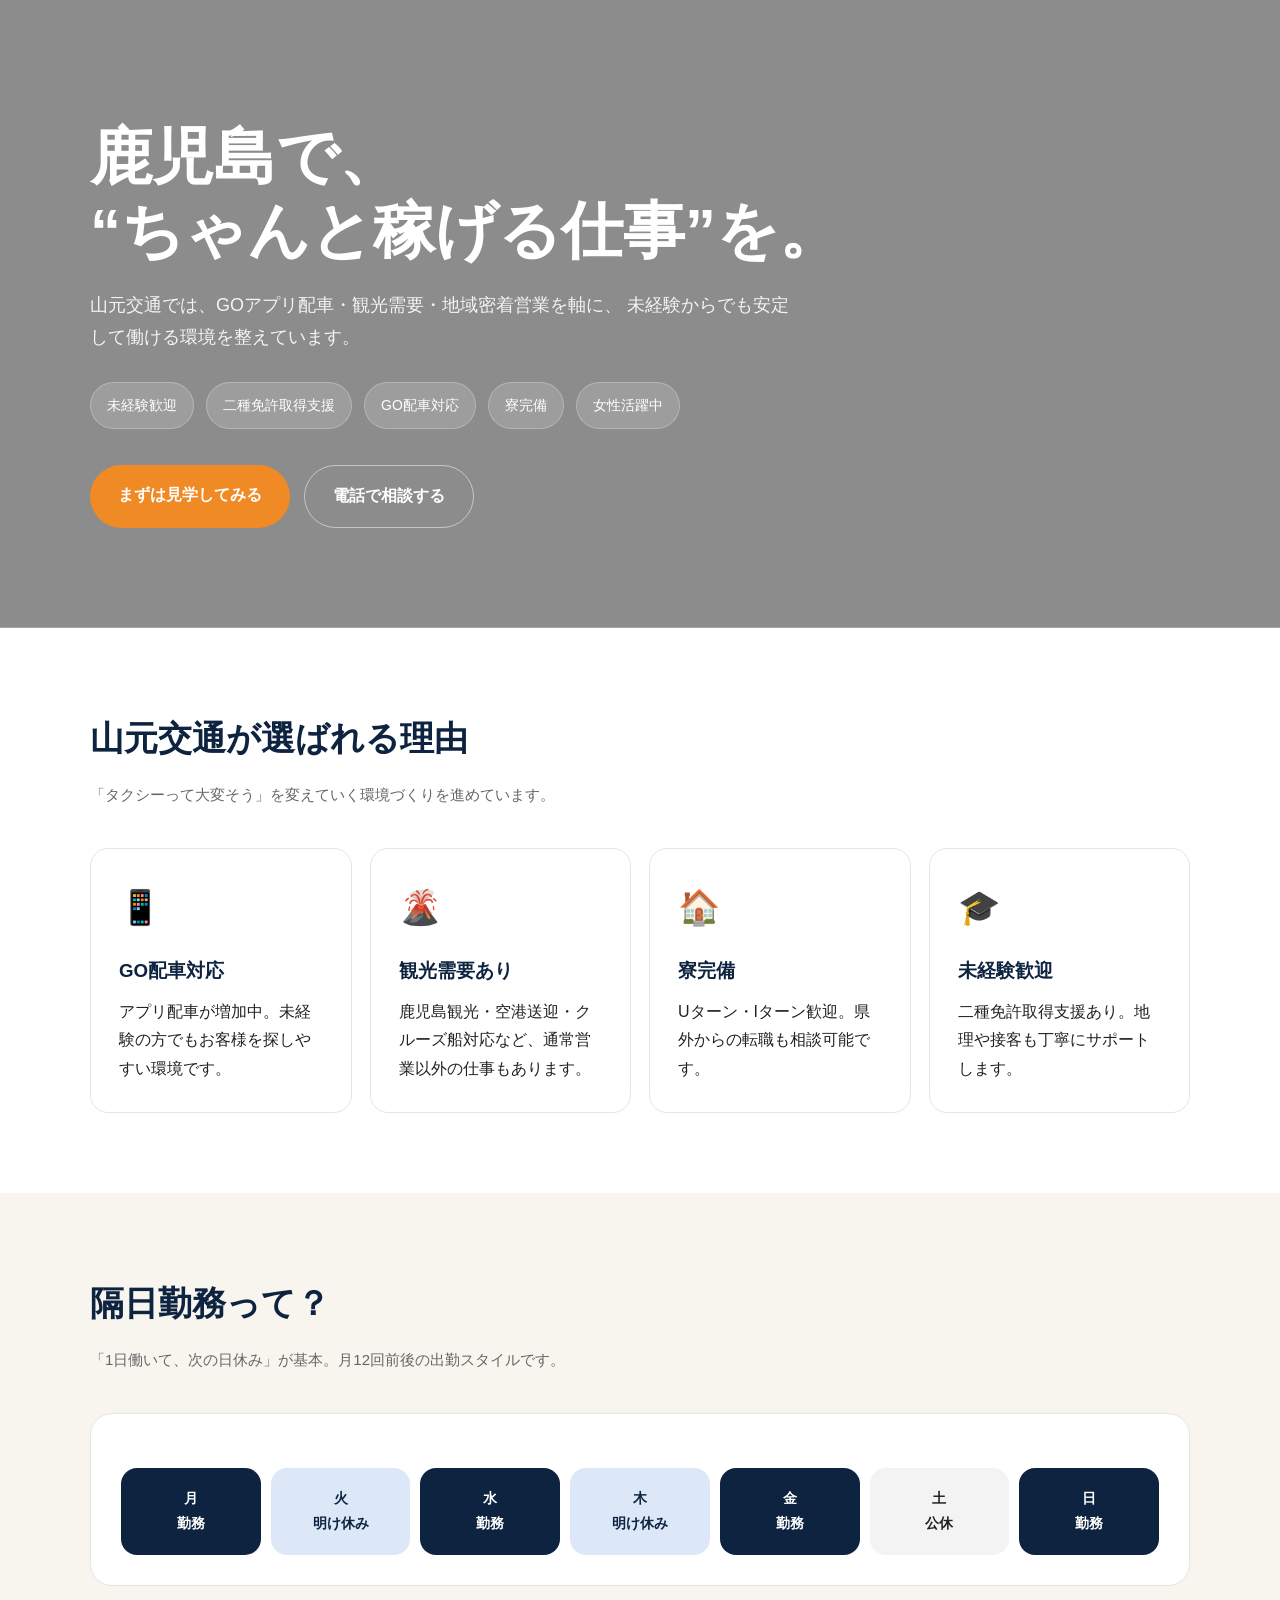
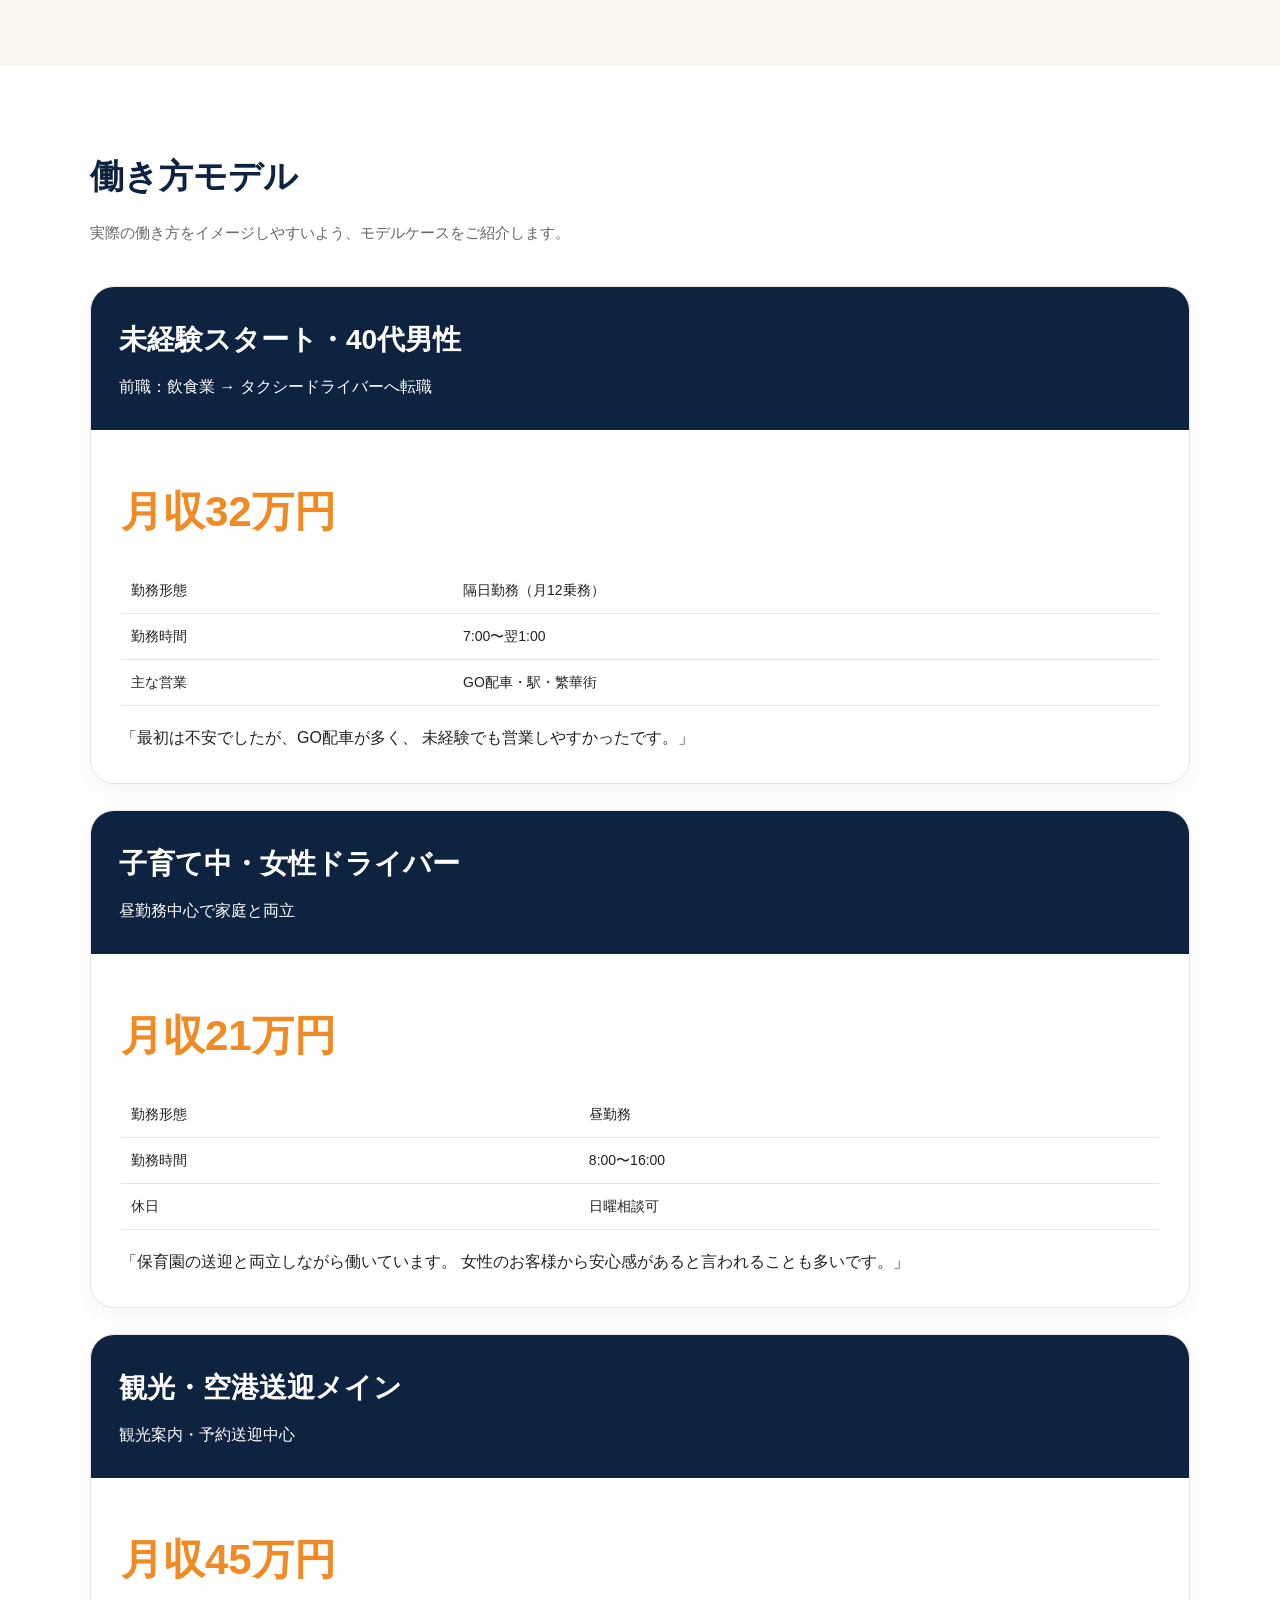
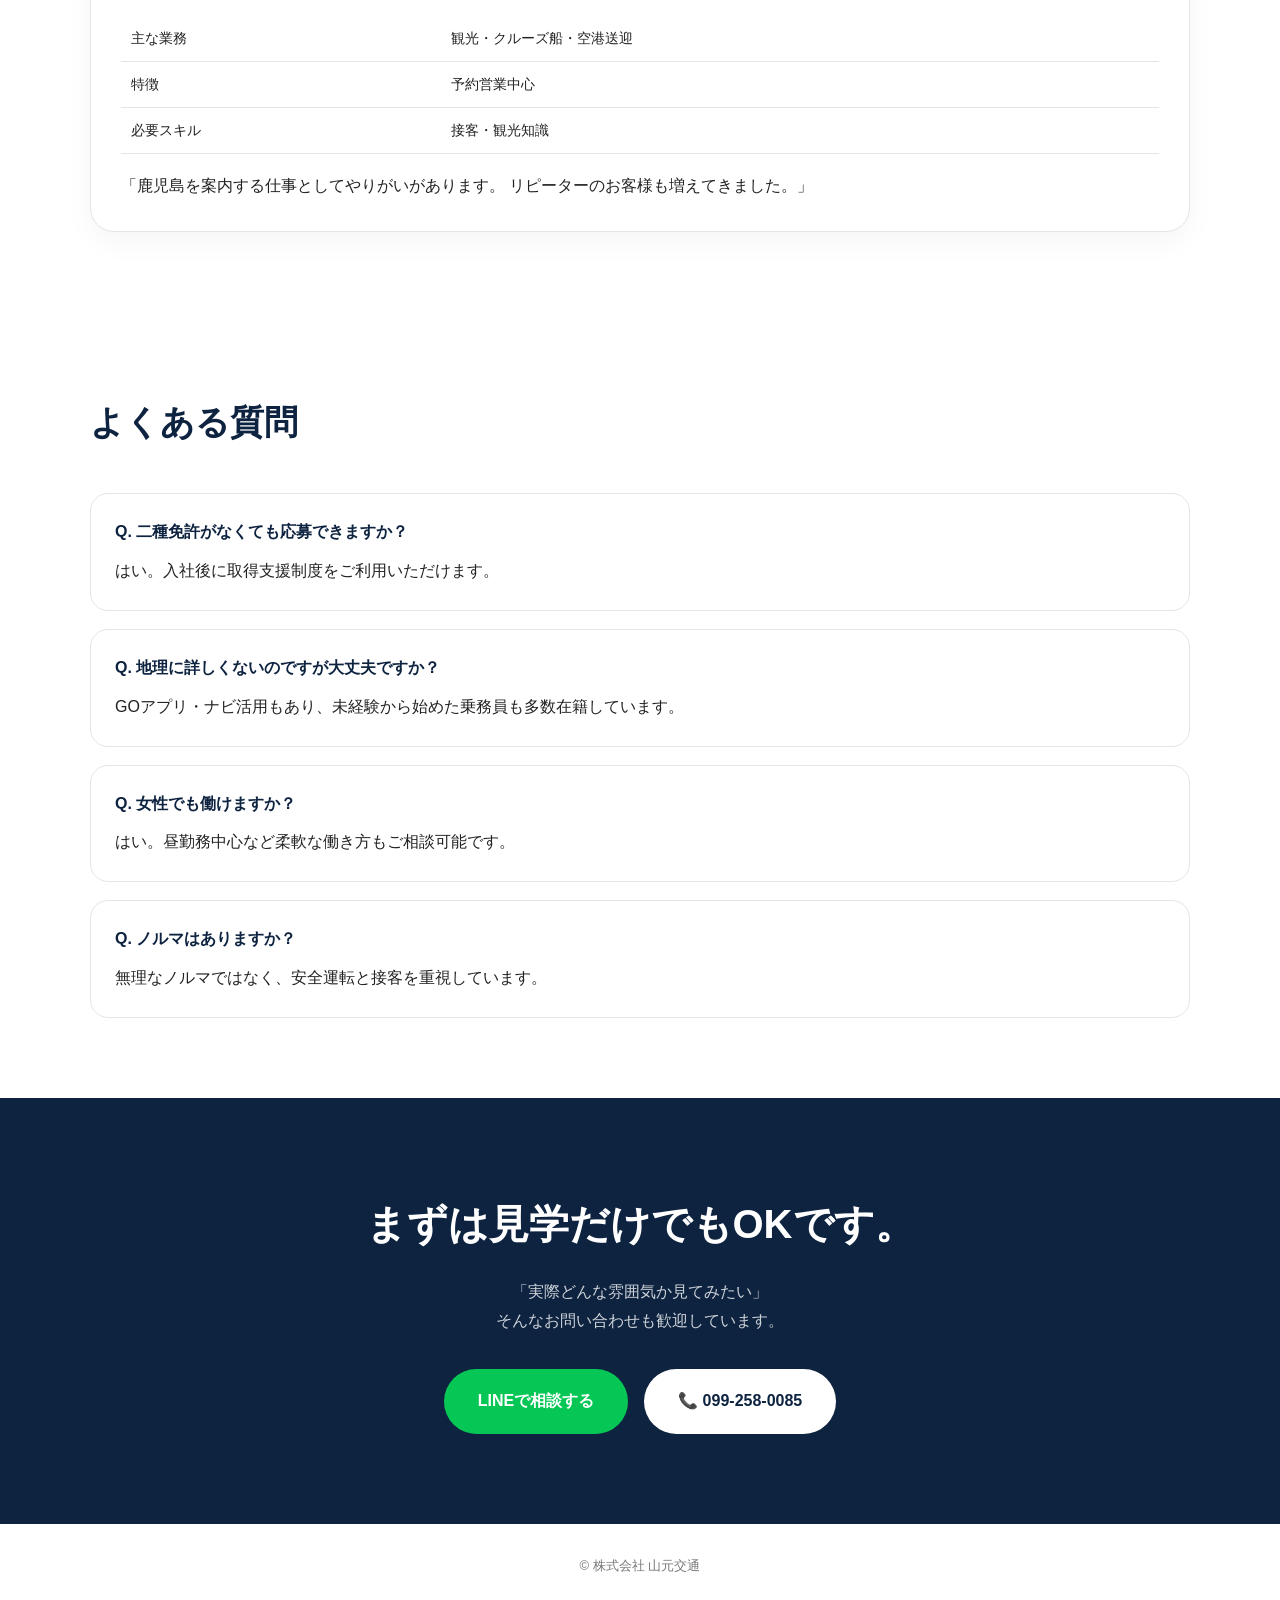
<file: files/kari.html>
<!DOCTYPE html>
<html lang="ja">
<head>
<meta charset="UTF-8">
<meta name="viewport" content="width=device-width, initial-scale=1.0">
<title>採用情報｜株式会社 山元交通</title>
<meta name="description" content="鹿児島市のタクシー会社・山元交通の採用ページ。未経験歓迎・GO配車対応・寮完備・二種免許取得支援あり。">

<link rel="preconnect" href="https://fonts.googleapis.com">
<style>
:root{
  --navy:#0d2340;
  --orange:#f08a24;
  --cream:#f8f5ef;
  --text:#222;
  --gray:#666;
  --line:#e5e5e5;
  --radius:18px;
}

*{
  margin:0;
  padding:0;
  box-sizing:border-box;
}

body{
  font-family:-apple-system,BlinkMacSystemFont,"Helvetica Neue","Yu Gothic",sans-serif;
  color:var(--text);
  line-height:1.8;
  background:#fff;
}

img{
  max-width:100%;
}

a{
  text-decoration:none;
}

.wrap{
  width:min(1100px,92%);
  margin:auto;
}

.section{
  padding:80px 0;
}

.sec-title{
  font-size:34px;
  font-weight:700;
  margin-bottom:12px;
  color:var(--navy);
}

.sec-sub{
  color:var(--gray);
  font-size:15px;
}

.hero{
  background:
    linear-gradient(rgba(0,0,0,.45),rgba(0,0,0,.45)),
    url("https://images.unsplash.com/photo-1519003722824-194d4455a60c?q=80&w=1600&auto=format&fit=crop");
  background-size:cover;
  background-position:center;
  color:#fff;
  padding:120px 0 100px;
}

.hero h1{
  font-size:clamp(36px,6vw,62px);
  line-height:1.2;
  margin-bottom:20px;
  font-weight:800;
}

.hero p{
  font-size:18px;
  max-width:700px;
  color:rgba(255,255,255,.9);
}

.hero-badges{
  display:flex;
  gap:12px;
  flex-wrap:wrap;
  margin-top:28px;
}

.badge{
  background:rgba(255,255,255,.15);
  border:1px solid rgba(255,255,255,.25);
  padding:10px 16px;
  border-radius:999px;
  font-size:14px;
  backdrop-filter:blur(8px);
}

.hero-btns{
  display:flex;
  gap:14px;
  flex-wrap:wrap;
  margin-top:36px;
}

.btn{
  padding:16px 28px;
  border-radius:999px;
  font-weight:700;
  display:inline-block;
}

.btn-main{
  background:var(--orange);
  color:#fff;
}

.btn-sub{
  border:1px solid rgba(255,255,255,.5);
  color:#fff;
}

.reason-grid{
  display:grid;
  grid-template-columns:repeat(auto-fit,minmax(230px,1fr));
  gap:18px;
  margin-top:40px;
}

.reason-card{
  border:1px solid var(--line);
  border-radius:var(--radius);
  padding:28px;
  background:#fff;
}

.reason-icon{
  font-size:34px;
  margin-bottom:16px;
}

.reason-card h3{
  margin-bottom:10px;
  color:var(--navy);
}

.model-grid{
  display:grid;
  gap:26px;
  margin-top:40px;
}

.model-card{
  border:1px solid var(--line);
  border-radius:24px;
  overflow:hidden;
  background:#fff;
  box-shadow:0 10px 30px rgba(0,0,0,.04);
}

.model-top{
  background:var(--navy);
  color:#fff;
  padding:28px;
}

.model-top h3{
  font-size:28px;
  margin-bottom:8px;
}

.model-body{
  padding:30px;
}

.model-table{
  width:100%;
  border-collapse:collapse;
  margin:18px 0;
}

.model-table td{
  padding:10px;
  border-bottom:1px solid var(--line);
  font-size:14px;
}

.salary{
  font-size:42px;
  font-weight:800;
  color:var(--orange);
  margin:14px 0;
}

.schedule{
  background:var(--cream);
}

.schedule-box{
  background:#fff;
  border-radius:22px;
  padding:30px;
  margin-top:40px;
  border:1px solid var(--line);
}

.schedule-days{
  display:grid;
  grid-template-columns:repeat(7,1fr);
  gap:10px;
  margin-top:24px;
}

.day{
  text-align:center;
  border-radius:16px;
  padding:18px 10px;
  font-size:14px;
  font-weight:700;
}

.work{
  background:#0d2340;
  color:#fff;
}

.after{
  background:#dce7f7;
  color:#0d2340;
}

.off{
  background:#f3f3f3;
}

.qa-list{
  margin-top:40px;
  display:grid;
  gap:18px;
}

.qa{
  border:1px solid var(--line);
  border-radius:18px;
  padding:24px;
}

.qa-q{
  font-weight:700;
  color:var(--navy);
  margin-bottom:10px;
}

.cta{
  background:var(--navy);
  color:#fff;
  text-align:center;
  padding:90px 0;
}

.cta h2{
  font-size:40px;
  margin-bottom:18px;
}

.cta p{
  color:rgba(255,255,255,.8);
  margin-bottom:34px;
}

.cta-btns{
  display:flex;
  justify-content:center;
  gap:16px;
  flex-wrap:wrap;
}

.cta-btn{
  padding:18px 34px;
  border-radius:999px;
  font-weight:700;
}

.cta-line{
  background:#06C755;
  color:#fff;
}

.cta-call{
  background:#fff;
  color:var(--navy);
}

footer{
  padding:30px 0;
  text-align:center;
  color:#777;
  font-size:13px;
}

@media(max-width:768px){

  .section{
    padding:60px 0;
  }

  .hero{
    padding:90px 0 70px;
  }

  .hero h1{
    font-size:42px;
  }

  .sec-title{
    font-size:28px;
  }

  .salary{
    font-size:34px;
  }

  .schedule-days{
    grid-template-columns:repeat(2,1fr);
  }

  .cta h2{
    font-size:30px;
  }
}
</style>
</head>

<body>

<section class="hero">
  <div class="wrap">

    <h1>
      鹿児島で、<br>
      “ちゃんと稼げる仕事”を。
    </h1>

    <p>
      山元交通では、GOアプリ配車・観光需要・地域密着営業を軸に、
      未経験からでも安定して働ける環境を整えています。
    </p>

    <div class="hero-badges">
      <div class="badge">未経験歓迎</div>
      <div class="badge">二種免許取得支援</div>
      <div class="badge">GO配車対応</div>
      <div class="badge">寮完備</div>
      <div class="badge">女性活躍中</div>
    </div>

    <div class="hero-btns">
      <a href="#contact" class="btn btn-main">まずは見学してみる</a>
      <a href="tel:0992580085" class="btn btn-sub">電話で相談する</a>
    </div>

  </div>
</section>

<section class="section">
  <div class="wrap">

    <div class="sec-title">
      山元交通が選ばれる理由
    </div>

    <div class="sec-sub">
      「タクシーって大変そう」を変えていく環境づくりを進めています。
    </div>

    <div class="reason-grid">

      <div class="reason-card">
        <div class="reason-icon">📱</div>
        <h3>GO配車対応</h3>
        <p>
          アプリ配車が増加中。未経験の方でもお客様を探しやすい環境です。
        </p>
      </div>

      <div class="reason-card">
        <div class="reason-icon">🌋</div>
        <h3>観光需要あり</h3>
        <p>
          鹿児島観光・空港送迎・クルーズ船対応など、通常営業以外の仕事もあります。
        </p>
      </div>

      <div class="reason-card">
        <div class="reason-icon">🏠</div>
        <h3>寮完備</h3>
        <p>
          Uターン・Iターン歓迎。県外からの転職も相談可能です。
        </p>
      </div>

      <div class="reason-card">
        <div class="reason-icon">🎓</div>
        <h3>未経験歓迎</h3>
        <p>
          二種免許取得支援あり。地理や接客も丁寧にサポートします。
        </p>
      </div>

    </div>

  </div>
</section>

<section class="section schedule">
  <div class="wrap">

    <div class="sec-title">
      隔日勤務って？
    </div>

    <div class="sec-sub">
      「1日働いて、次の日休み」が基本。月12回前後の出勤スタイルです。
    </div>

    <div class="schedule-box">

      <div class="schedule-days">
        <div class="day work">月<br>勤務</div>
        <div class="day after">火<br>明け休み</div>
        <div class="day work">水<br>勤務</div>
        <div class="day after">木<br>明け休み</div>
        <div class="day work">金<br>勤務</div>
        <div class="day off">土<br>公休</div>
        <div class="day work">日<br>勤務</div>
      </div>

    </div>

  </div>
</section>

<section class="section">
  <div class="wrap">

    <div class="sec-title">
      働き方モデル
    </div>

    <div class="sec-sub">
      実際の働き方をイメージしやすいよう、モデルケースをご紹介します。
    </div>

    <div class="model-grid">

      <div class="model-card">

        <div class="model-top">
          <h3>未経験スタート・40代男性</h3>
          <p>前職：飲食業 → タクシードライバーへ転職</p>
        </div>

        <div class="model-body">

          <div class="salary">
            月収32万円
          </div>

          <table class="model-table">
            <tr><td>勤務形態</td><td>隔日勤務（月12乗務）</td></tr>
            <tr><td>勤務時間</td><td>7:00〜翌1:00</td></tr>
            <tr><td>主な営業</td><td>GO配車・駅・繁華街</td></tr>
          </table>

          <p>
            「最初は不安でしたが、GO配車が多く、
            未経験でも営業しやすかったです。」
          </p>

        </div>

      </div>

      <div class="model-card">

        <div class="model-top">
          <h3>子育て中・女性ドライバー</h3>
          <p>昼勤務中心で家庭と両立</p>
        </div>

        <div class="model-body">

          <div class="salary">
            月収21万円
          </div>

          <table class="model-table">
            <tr><td>勤務形態</td><td>昼勤務</td></tr>
            <tr><td>勤務時間</td><td>8:00〜16:00</td></tr>
            <tr><td>休日</td><td>日曜相談可</td></tr>
          </table>

          <p>
            「保育園の送迎と両立しながら働いています。
            女性のお客様から安心感があると言われることも多いです。」
          </p>

        </div>

      </div>

      <div class="model-card">

        <div class="model-top">
          <h3>観光・空港送迎メイン</h3>
          <p>観光案内・予約送迎中心</p>
        </div>

        <div class="model-body">

          <div class="salary">
            月収45万円
          </div>

          <table class="model-table">
            <tr><td>主な業務</td><td>観光・クルーズ船・空港送迎</td></tr>
            <tr><td>特徴</td><td>予約営業中心</td></tr>
            <tr><td>必要スキル</td><td>接客・観光知識</td></tr>
          </table>

          <p>
            「鹿児島を案内する仕事としてやりがいがあります。
            リピーターのお客様も増えてきました。」
          </p>

        </div>

      </div>

    </div>

  </div>
</section>

<section class="section">
  <div class="wrap">

    <div class="sec-title">
      よくある質問
    </div>

    <div class="qa-list">

      <div class="qa">
        <div class="qa-q">
          Q. 二種免許がなくても応募できますか？
        </div>
        <div class="qa-a">
          はい。入社後に取得支援制度をご利用いただけます。
        </div>
      </div>

      <div class="qa">
        <div class="qa-q">
          Q. 地理に詳しくないのですが大丈夫ですか？
        </div>
        <div class="qa-a">
          GOアプリ・ナビ活用もあり、未経験から始めた乗務員も多数在籍しています。
        </div>
      </div>

      <div class="qa">
        <div class="qa-q">
          Q. 女性でも働けますか？
        </div>
        <div class="qa-a">
          はい。昼勤務中心など柔軟な働き方もご相談可能です。
        </div>
      </div>

      <div class="qa">
        <div class="qa-q">
          Q. ノルマはありますか？
        </div>
        <div class="qa-a">
          無理なノルマではなく、安全運転と接客を重視しています。
        </div>
      </div>

    </div>

  </div>
</section>

<section class="cta" id="contact">
  <div class="wrap">

    <h2>
      まずは見学だけでもOKです。
    </h2>

    <p>
      「実際どんな雰囲気か見てみたい」<br>
      そんなお問い合わせも歓迎しています。
    </p>

    <div class="cta-btns">
      <a href="#" class="cta-btn cta-line">LINEで相談する</a>
      <a href="tel:0992580085" class="cta-btn cta-call">
        📞 099-258-0085
      </a>
    </div>

  </div>
</section>

<footer>
  © 株式会社 山元交通
</footer>

</body>
</html>
</file>
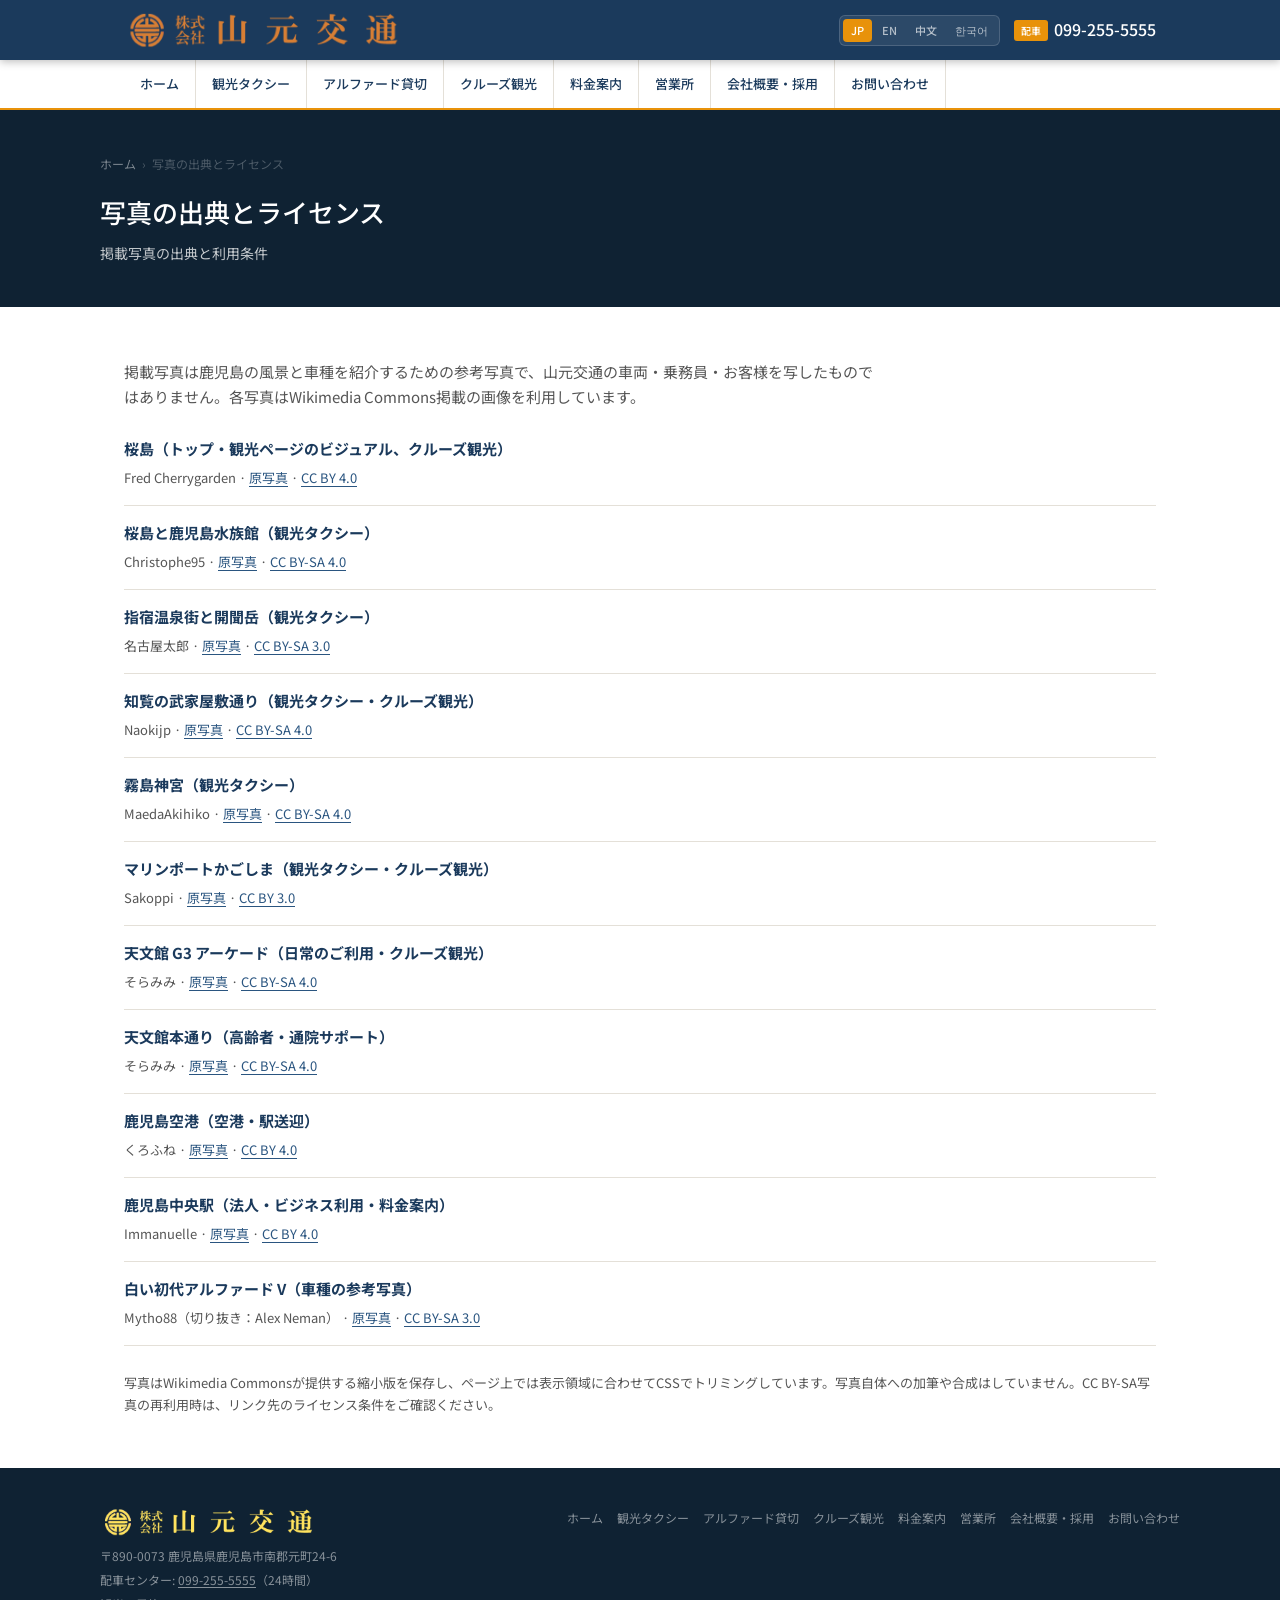
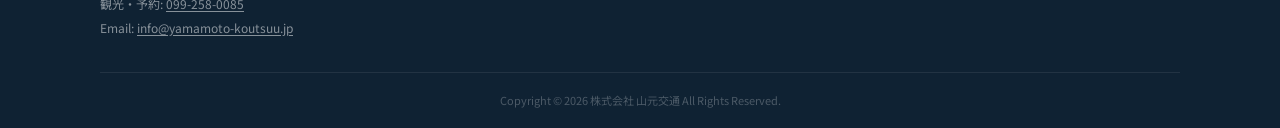
<file: files/photo-credits.html>
<!DOCTYPE html>
<html lang="ja">
<head>
  <meta charset="UTF-8">
  <meta name="viewport" content="width=device-width, initial-scale=1.0">
  <title>写真の出典とライセンス｜株式会社 山元交通</title>
  <meta name="description" content="山元交通サイトのトップページに掲載した風景写真の出典、撮影者、ライセンス。">
  <link rel="stylesheet" href="style.css">
  <style>
    .credit-intro { max-width: 760px; margin-bottom: 26px; color: var(--text-md); }
    .credit-list { list-style: none; display: grid; gap: 14px; }
    .credit-list li { border-bottom: 1px solid var(--gray-bd); padding: 0 0 15px; }
    .credit-list strong { color: var(--navy); display: block; margin-bottom: 3px; }
    .credit-list span { color: var(--text-md); font-size: 13px; }
    .credit-list a, .credit-intro a { color: var(--navy-lt); text-decoration: underline; text-underline-offset: 3px; }
    .credit-note { margin-top: 26px; font-size: 13px; color: var(--text-md); }
  </style>
</head>
<body>
<div id="site-header"></div>
<main>
  <section class="page-hero"><div class="page-hero-inner">
    <div class="breadcrumb"><a href="index.html">ホーム</a><span>›</span><span class="breadcrumb-cur">写真の出典とライセンス</span></div>
    <h1>写真の出典とライセンス</h1>
    <p>掲載写真の出典と利用条件</p>
  </div></section>
  <section class="section"><div class="wrap">
    <p class="credit-intro">掲載写真は鹿児島の風景と車種を紹介するための参考写真で、山元交通の車両・乗務員・お客様を写したものではありません。各写真はWikimedia Commons掲載の画像を利用しています。</p>
    <ul class="credit-list">
      <li><strong>桜島（トップ・観光ページのビジュアル、クルーズ観光）</strong><span>Fred Cherrygarden · <a href="https://commons.wikimedia.org/wiki/File:Sakurajima_Island.jpg">原写真</a> · <a href="https://creativecommons.org/licenses/by/4.0/">CC BY 4.0</a></span></li>
      <li><strong>桜島と鹿児島水族館（観光タクシー）</strong><span>Christophe95 · <a href="https://commons.wikimedia.org/wiki/File:Kagoshima_Aquarium_and_Sakurajima.jpg">原写真</a> · <a href="https://creativecommons.org/licenses/by-sa/4.0/">CC BY-SA 4.0</a></span></li>
      <li><strong>指宿温泉街と開聞岳（観光タクシー）</strong><span>名古屋太郎 · <a href="https://commons.wikimedia.org/wiki/File:Ibusuki_Onsen-Kaimon.jpg">原写真</a> · <a href="https://creativecommons.org/licenses/by-sa/3.0/">CC BY-SA 3.0</a></span></li>
      <li><strong>知覧の武家屋敷通り（観光タクシー・クルーズ観光）</strong><span>Naokijp · <a href="https://commons.wikimedia.org/wiki/File:Chiran-Fumoto_Samurai_Residence_Street_001.jpg">原写真</a> · <a href="https://creativecommons.org/licenses/by-sa/4.0/">CC BY-SA 4.0</a></span></li>
      <li><strong>霧島神宮（観光タクシー）</strong><span>MaedaAkihiko · <a href="https://commons.wikimedia.org/wiki/File:Kirishima-Jingu_Front.jpg">原写真</a> · <a href="https://creativecommons.org/licenses/by-sa/4.0/">CC BY-SA 4.0</a></span></li>
      <li><strong>マリンポートかごしま（観光タクシー・クルーズ観光）</strong><span>Sakoppi · <a href="https://commons.wikimedia.org/wiki/File:Marine_port_Kagoshima.JPG">原写真</a> · <a href="https://creativecommons.org/licenses/by/3.0/">CC BY 3.0</a></span></li>
      <li><strong>天文館 G3 アーケード（日常のご利用・クルーズ観光）</strong><span>そらみみ · <a href="https://commons.wikimedia.org/wiki/File:G3_Arcade_of_Temmonkan_Shopping_Street.jpg">原写真</a> · <a href="https://creativecommons.org/licenses/by-sa/4.0/">CC BY-SA 4.0</a></span></li>
      <li><strong>天文館本通り（高齢者・通院サポート）</strong><span>そらみみ · <a href="https://commons.wikimedia.org/wiki/File:Hondori_Arcade_of_Temmonkan_Shopping_Street.jpg">原写真</a> · <a href="https://creativecommons.org/licenses/by-sa/4.0/">CC BY-SA 4.0</a></span></li>
      <li><strong>鹿児島空港（空港・駅送迎）</strong><span>くろふね · <a href="https://commons.wikimedia.org/wiki/File:%E9%B9%BF%E5%85%90%E5%B3%B6%E7%A9%BA%E6%B8%AF20210923-IMG_6375.jpg">原写真</a> · <a href="https://creativecommons.org/licenses/by/4.0/">CC BY 4.0</a></span></li>
      <li><strong>鹿児島中央駅（法人・ビジネス利用・料金案内）</strong><span>Immanuelle · <a href="https://commons.wikimedia.org/wiki/File:Kagoshima-chuo_station.jpg">原写真</a> · <a href="https://creativecommons.org/licenses/by/4.0/">CC BY 4.0</a></span></li>
      <li><strong>白い初代アルファード V（車種の参考写真）</strong><span>Mytho88（切り抜き：Alex Neman） · <a href="https://commons.wikimedia.org/wiki/File:2005_Toyota_Alphard_V.jpg">原写真</a> · <a href="https://creativecommons.org/licenses/by-sa/3.0/">CC BY-SA 3.0</a></span></li>
    </ul>
    <p class="credit-note">写真はWikimedia Commonsが提供する縮小版を保存し、ページ上では表示領域に合わせてCSSでトリミングしています。写真自体への加筆や合成はしていません。CC BY-SA写真の再利用時は、リンク先のライセンス条件をご確認ください。</p>
  </div></section>
</main>
<div id="site-footer"></div>
<script src="i18n.js?v=20261022-copy-links"></script>
<script src="common.js"></script>
</body>
</html>
</file>
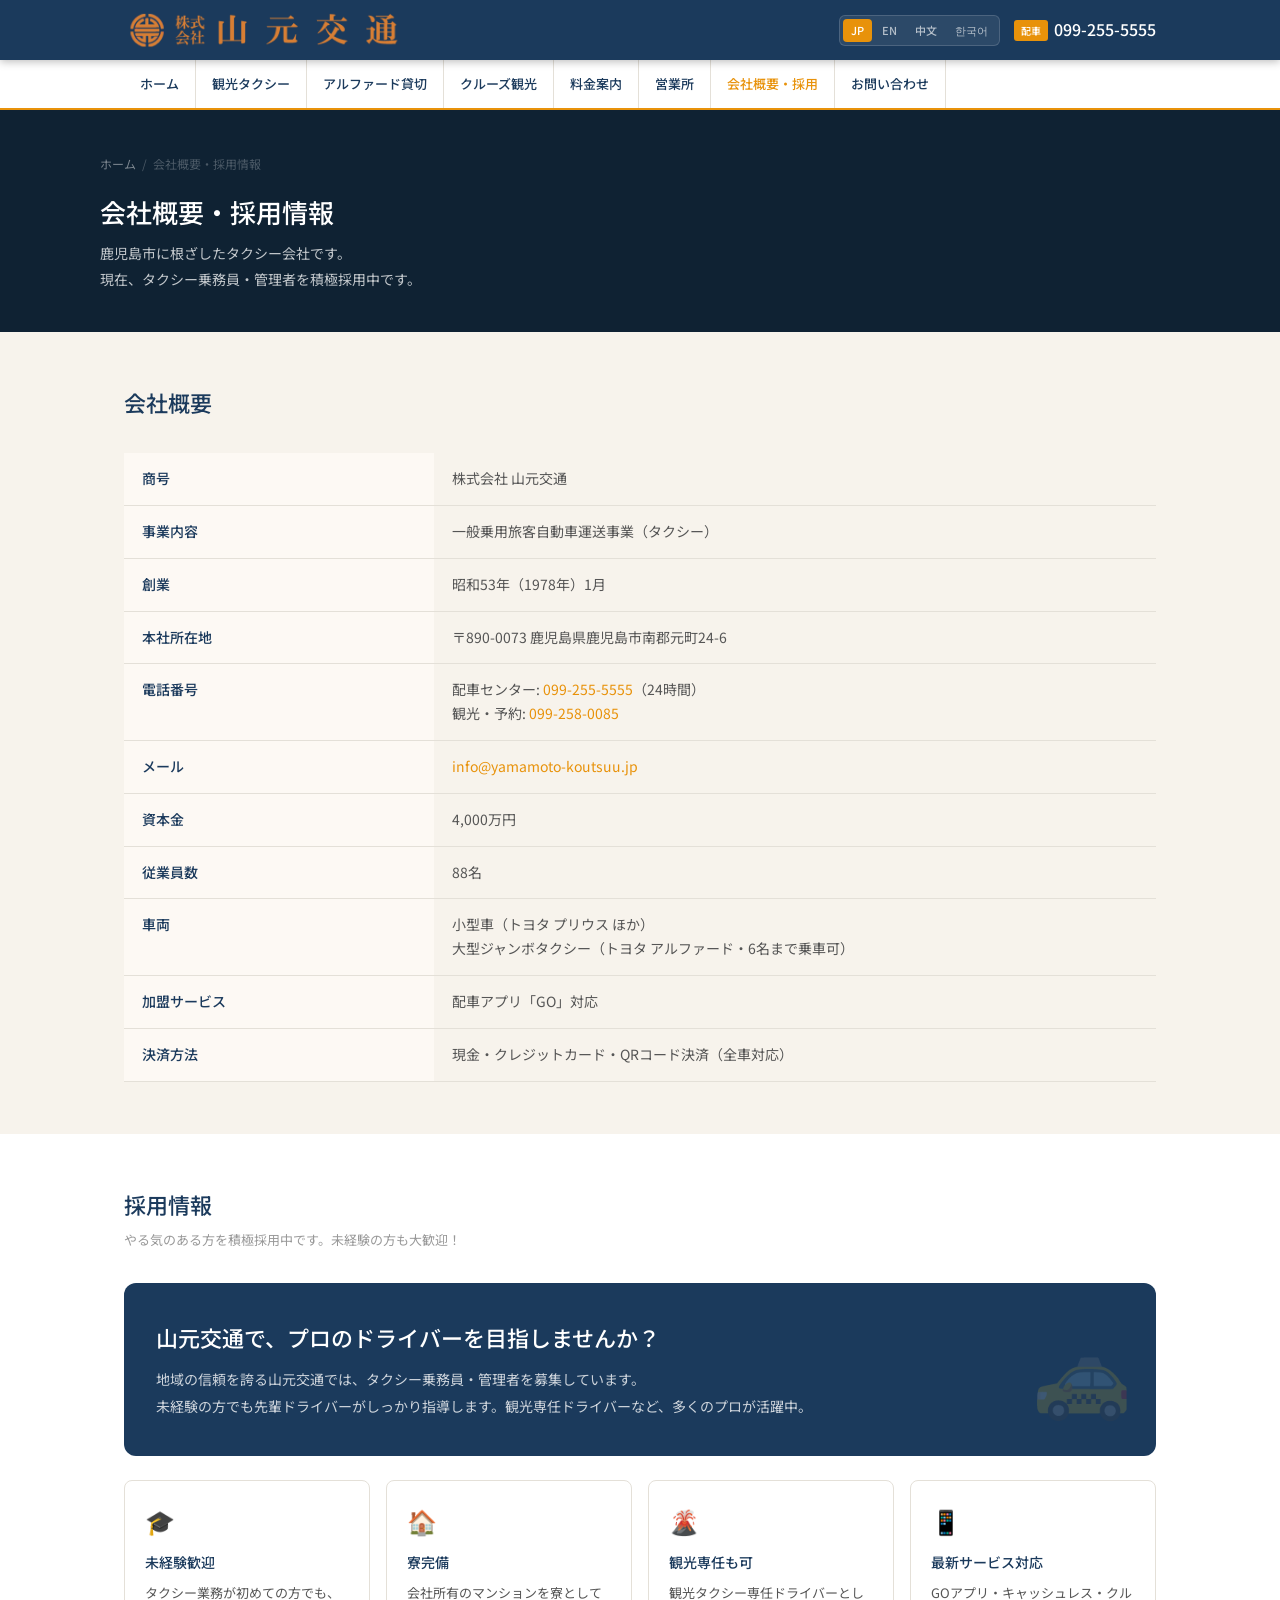
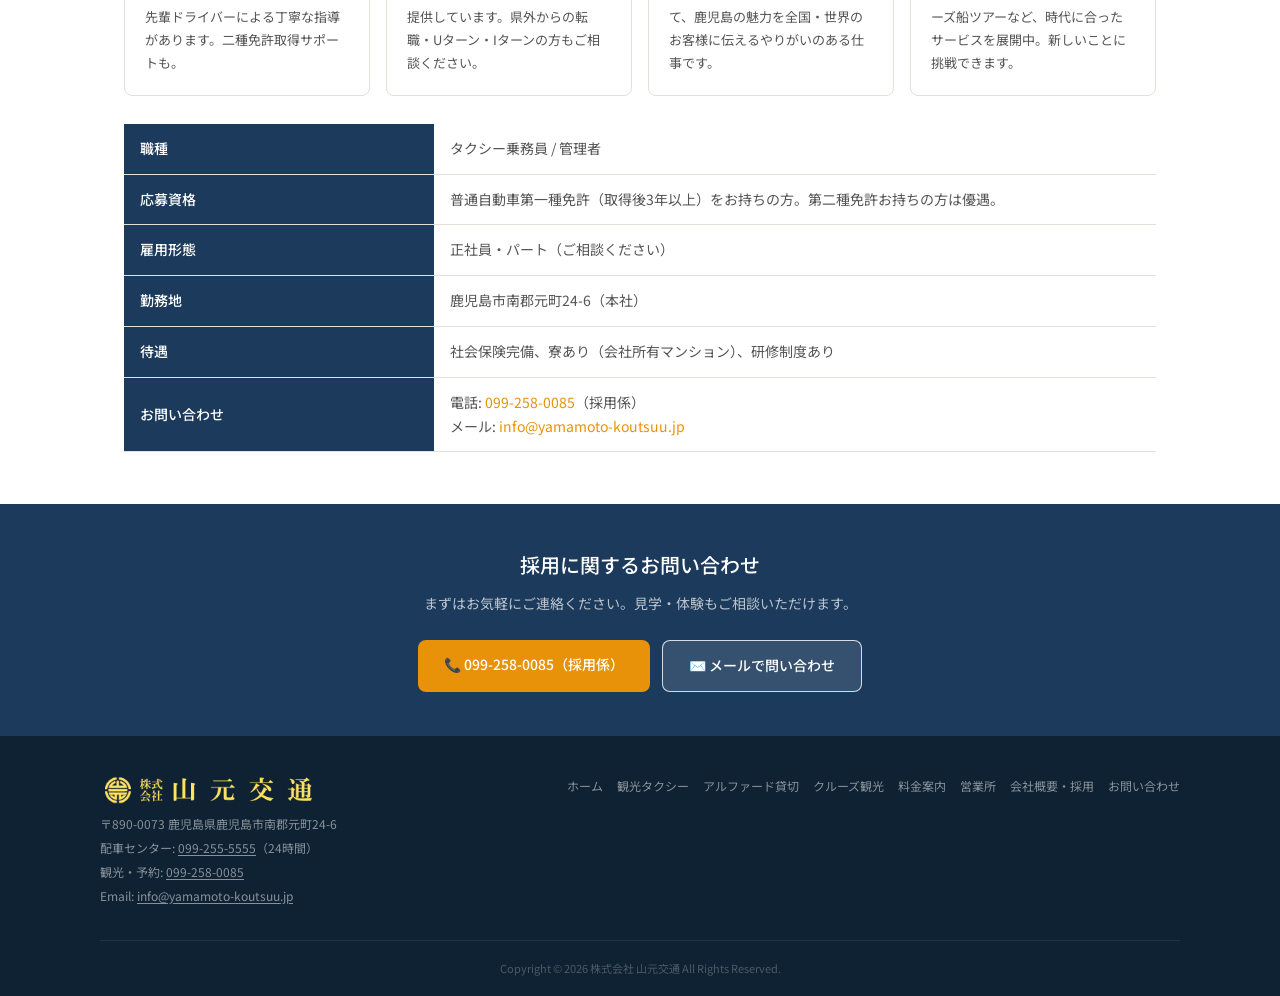
<file: files/recruit.html>
<!DOCTYPE html>
<html lang="ja">
<head>
  <meta charset="UTF-8">
  <meta name="viewport" content="width=device-width, initial-scale=1.0">
  <title>会社概要・採用情報｜株式会社 山元交通</title>
  <meta name="description" content="山元交通の会社概要と採用情報。鹿児島市のタクシー会社。未経験歓迎、寮完備。タクシー乗務員・管理者募集中。">
  <link rel="stylesheet" href="style.css">
  <style>
    .company-table { width: 100%; border-collapse: collapse; font-size: 14px; }
    .company-table th, .company-table td { padding: 14px 18px; border-bottom: 1px solid var(--gray-bd); vertical-align: top; }
    .company-table th { background: var(--cream); color: var(--navy); font-weight: 500; text-align: left; width: 30%; white-space: nowrap; }
    .company-table td { color: var(--text-md); }

    .recruit-hero {
      background: var(--navy); border-radius: var(--radius);
      padding: 36px 32px; color: #fff; margin-bottom: 24px;
      position: relative; overflow: hidden;
    }
    .recruit-hero::after {
      content: '🚕'; position: absolute; right: 24px; top: 50%;
      transform: translateY(-50%); font-size: 80px; opacity: 0.15;
    }
    .recruit-hero h2 { font-size: 22px; font-weight: 500; margin-bottom: 10px; }
    .recruit-hero p  { color: rgba(255,255,255,0.78); font-size: 14px; line-height: 1.9; }

    .recruit-grid {
      display: grid;
      grid-template-columns: repeat(auto-fit, minmax(240px, 1fr));
      gap: 16px; margin-bottom: 28px;
    }
    .recruit-card {
      background: #fff; border: 1px solid var(--gray-bd);
      border-radius: var(--radius-sm); padding: 20px;
    }
    .rc-icon { font-size: 24px; margin-bottom: 10px; }
    .rc-title { font-size: 14px; font-weight: 500; color: var(--navy); margin-bottom: 6px; }
    .rc-text  { font-size: 13px; color: var(--text-md); line-height: 1.8; }

    .recruit-table { width: 100%; border-collapse: collapse; font-size: 14px; }
    .recruit-table th, .recruit-table td { padding: 13px 16px; border-bottom: 1px solid var(--gray-bd); }
    .recruit-table th { background: var(--navy); color: #fff; font-weight: 500; text-align: left; width: 30%; }
    .recruit-table td { color: var(--text-md); }
  </style>
</head>
<body>
<div id="site-header"></div>

<div class="page-hero">
  <div class="page-hero-inner">
    <div class="breadcrumb">
      <a href="index.html">ホーム</a><span>/</span>
      <span class="breadcrumb-cur">会社概要・採用情報</span>
    </div>
    <h1>会社概要・採用情報</h1>
    <p>鹿児島市に根ざしたタクシー会社です。<br>現在、タクシー乗務員・管理者を積極採用中です。</p>
  </div>
</div>

<!-- COMPANY -->
<section class="section section-cream">
  <div class="wrap">
    <div class="sec-head">
      <div class="sec-title">会社概要</div>
    </div>
    <table class="company-table">
      <tr><th>商号</th><td>株式会社 山元交通</td></tr>
      <tr><th>事業内容</th><td>一般乗用旅客自動車運送事業（タクシー）</td></tr>
      <tr><th>創業</th><td>昭和53年（1978年）1月</td></tr>
      <tr><th>本社所在地</th><td>〒890-0073 鹿児島県鹿児島市南郡元町24-6</td></tr>
      <tr><th>電話番号</th><td>
        配車センター: <a href="tel:0992555555" style="color:var(--orange)">099-255-5555</a>（24時間）<br>
        観光・予約: <a href="tel:0992580085" style="color:var(--orange)">099-258-0085</a>
      </td></tr>
      <tr><th>メール</th><td><a href="mailto:info@yamamoto-koutsuu.jp" style="color:var(--orange)">info@yamamoto-koutsuu.jp</a></td></tr>
      <tr><th>資本金</th><td>4,000万円</td></tr>
      <tr><th>従業員数</th><td>88名</td></tr>
      <tr><th>車両</th><td>
        小型車（トヨタ プリウス ほか）<br>
        大型ジャンボタクシー（トヨタ アルファード・6名まで乗車可）
      </td></tr>
      <tr><th>加盟サービス</th><td>配車アプリ「GO」対応</td></tr>
      <tr><th>決済方法</th><td>現金・クレジットカード・QRコード決済（全車対応）</td></tr>
    </table>
  </div>
</section>

<!-- RECRUIT -->
<section class="section">
  <div class="wrap" id="saiyou">
    <div class="sec-head">
      <div class="sec-title">採用情報</div>
      <div class="sec-sub">やる気のある方を積極採用中です。未経験の方も大歓迎！</div>
    </div>

    <div class="recruit-hero">
      <h2>山元交通で、プロのドライバーを目指しませんか？</h2>
      <p>
        地域の信頼を誇る山元交通では、タクシー乗務員・管理者を募集しています。<br>
        未経験の方でも先輩ドライバーがしっかり指導します。観光専任ドライバーなど、多くのプロが活躍中。
      </p>
    </div>

    <div class="recruit-grid">
      <div class="recruit-card">
        <div class="rc-icon">🎓</div>
        <div class="rc-title">未経験歓迎</div>
        <div class="rc-text">タクシー業務が初めての方でも、先輩ドライバーによる丁寧な指導があります。二種免許取得サポートも。</div>
      </div>
      <div class="recruit-card">
        <div class="rc-icon">🏠</div>
        <div class="rc-title">寮完備</div>
        <div class="rc-text">会社所有のマンションを寮として提供しています。県外からの転職・Uターン・Iターンの方もご相談ください。</div>
      </div>
      <div class="recruit-card">
        <div class="rc-icon">🌋</div>
        <div class="rc-title">観光専任も可</div>
        <div class="rc-text">観光タクシー専任ドライバーとして、鹿児島の魅力を全国・世界のお客様に伝えるやりがいのある仕事です。</div>
      </div>
      <div class="recruit-card">
        <div class="rc-icon">📱</div>
        <div class="rc-title">最新サービス対応</div>
        <div class="rc-text">GOアプリ・キャッシュレス・クルーズ船ツアーなど、時代に合ったサービスを展開中。新しいことに挑戦できます。</div>
      </div>
    </div>

    <table class="recruit-table">
      <tr><th>職種</th><td>タクシー乗務員 / 管理者</td></tr>
      <tr><th>応募資格</th><td>普通自動車第一種免許（取得後3年以上）をお持ちの方。第二種免許お持ちの方は優遇。</td></tr>
      <tr><th>雇用形態</th><td>正社員・パート（ご相談ください）</td></tr>
      <tr><th>勤務地</th><td>鹿児島市南郡元町24-6（本社）</td></tr>
      <tr><th>待遇</th><td>社会保険完備、寮あり（会社所有マンション）、研修制度あり</td></tr>
      <tr><th>お問い合わせ</th><td>
        電話: <a href="tel:0992580085" style="color:var(--orange)">099-258-0085</a>（採用係）<br>
        メール: <a href="mailto:info@yamamoto-koutsuu.jp" style="color:var(--orange)">info@yamamoto-koutsuu.jp</a>
      </td></tr>
    </table>
  </div>
</section>

<div style="background:var(--navy);padding:44px 1.5rem;text-align:center">
  <div style="color:#fff;font-size:20px;font-weight:500;margin-bottom:10px">採用に関するお問い合わせ</div>
  <div style="color:rgba(255,255,255,0.7);font-size:14px;margin-bottom:24px">まずはお気軽にご連絡ください。見学・体験もご相談いただけます。</div>
  <div style="display:flex;gap:12px;justify-content:center;flex-wrap:wrap">
    <a href="tel:0992580085" class="btn btn-primary">📞 099-258-0085（採用係）</a>
    <a href="contact.html?type=recruit" class="btn btn-outline" style="background:rgba(255,255,255,0.12);border-color:rgba(255,255,255,0.8)">✉️ メールで問い合わせ</a>
  </div>
</div>

<div id="site-footer"></div>
<script src="i18n.js?v=20261022-copy-links"></script>
<script src="common.js"></script>
</body>
</html>
</file>
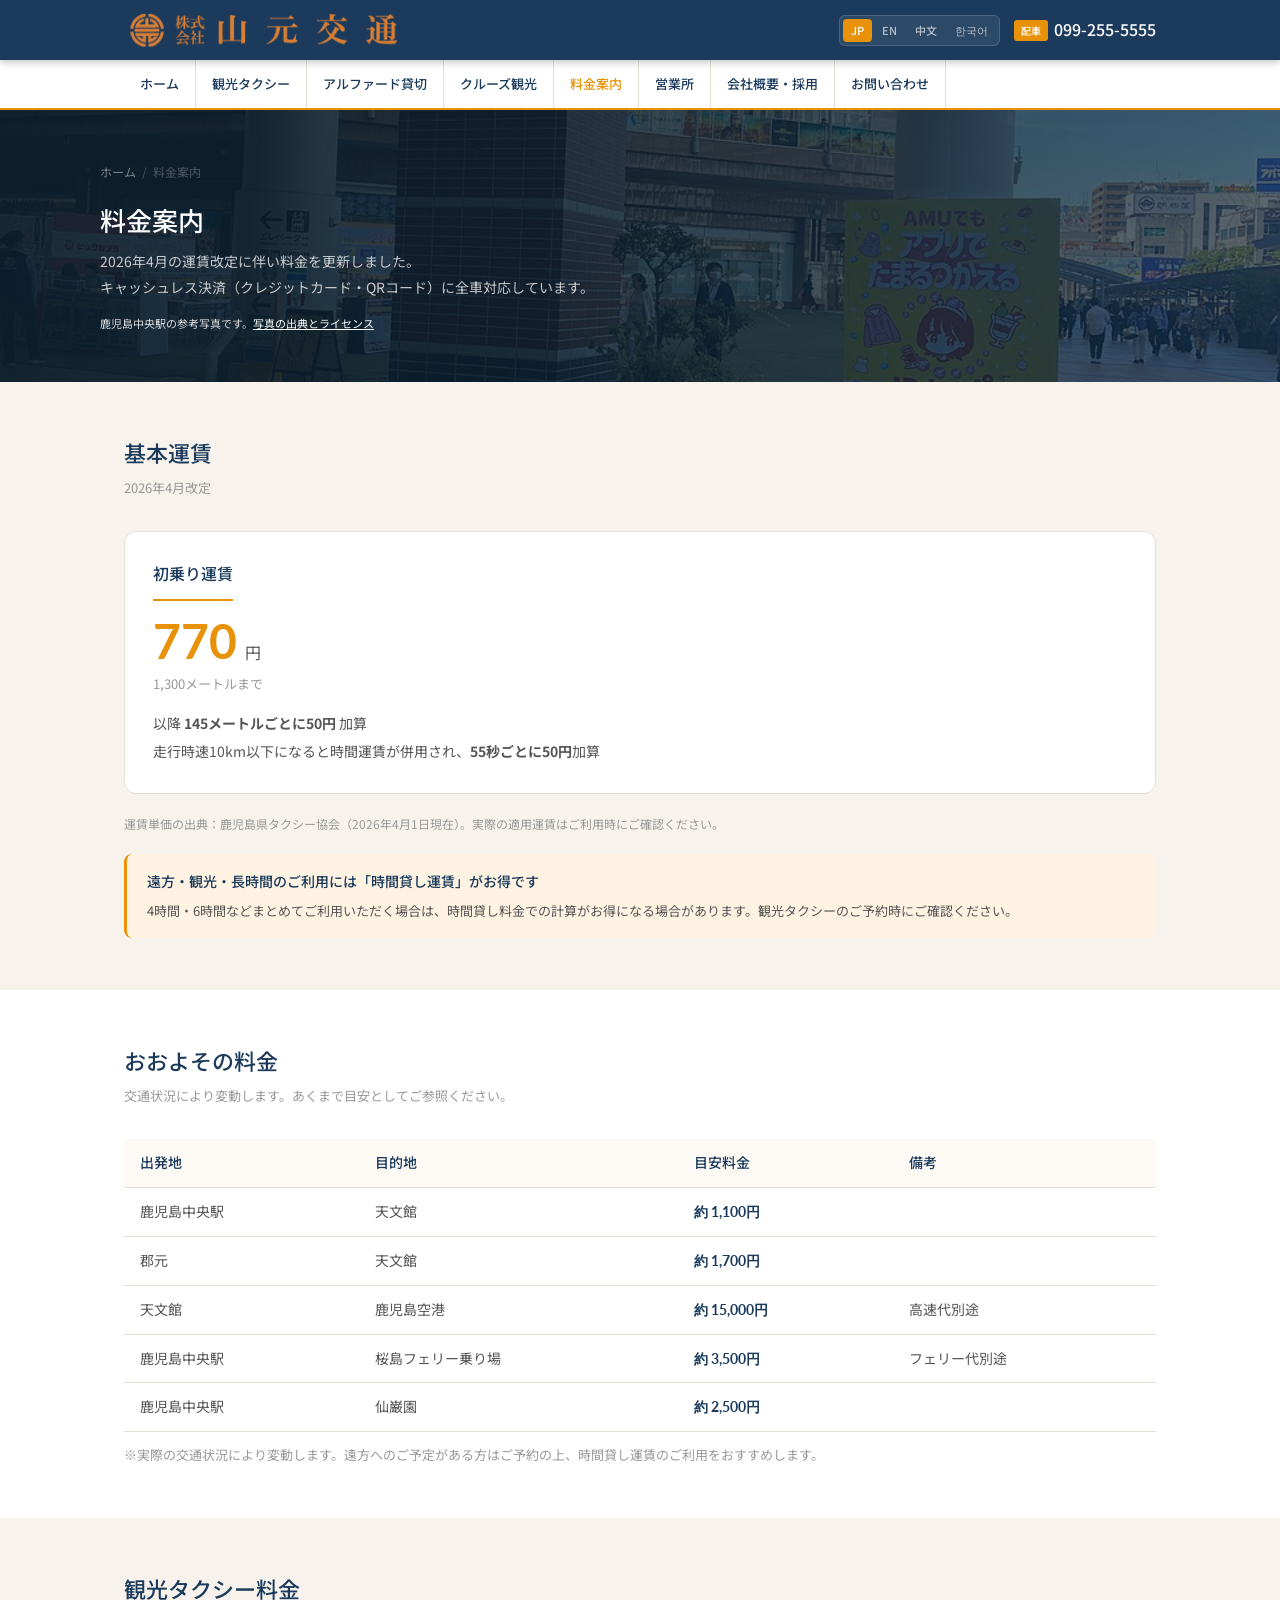
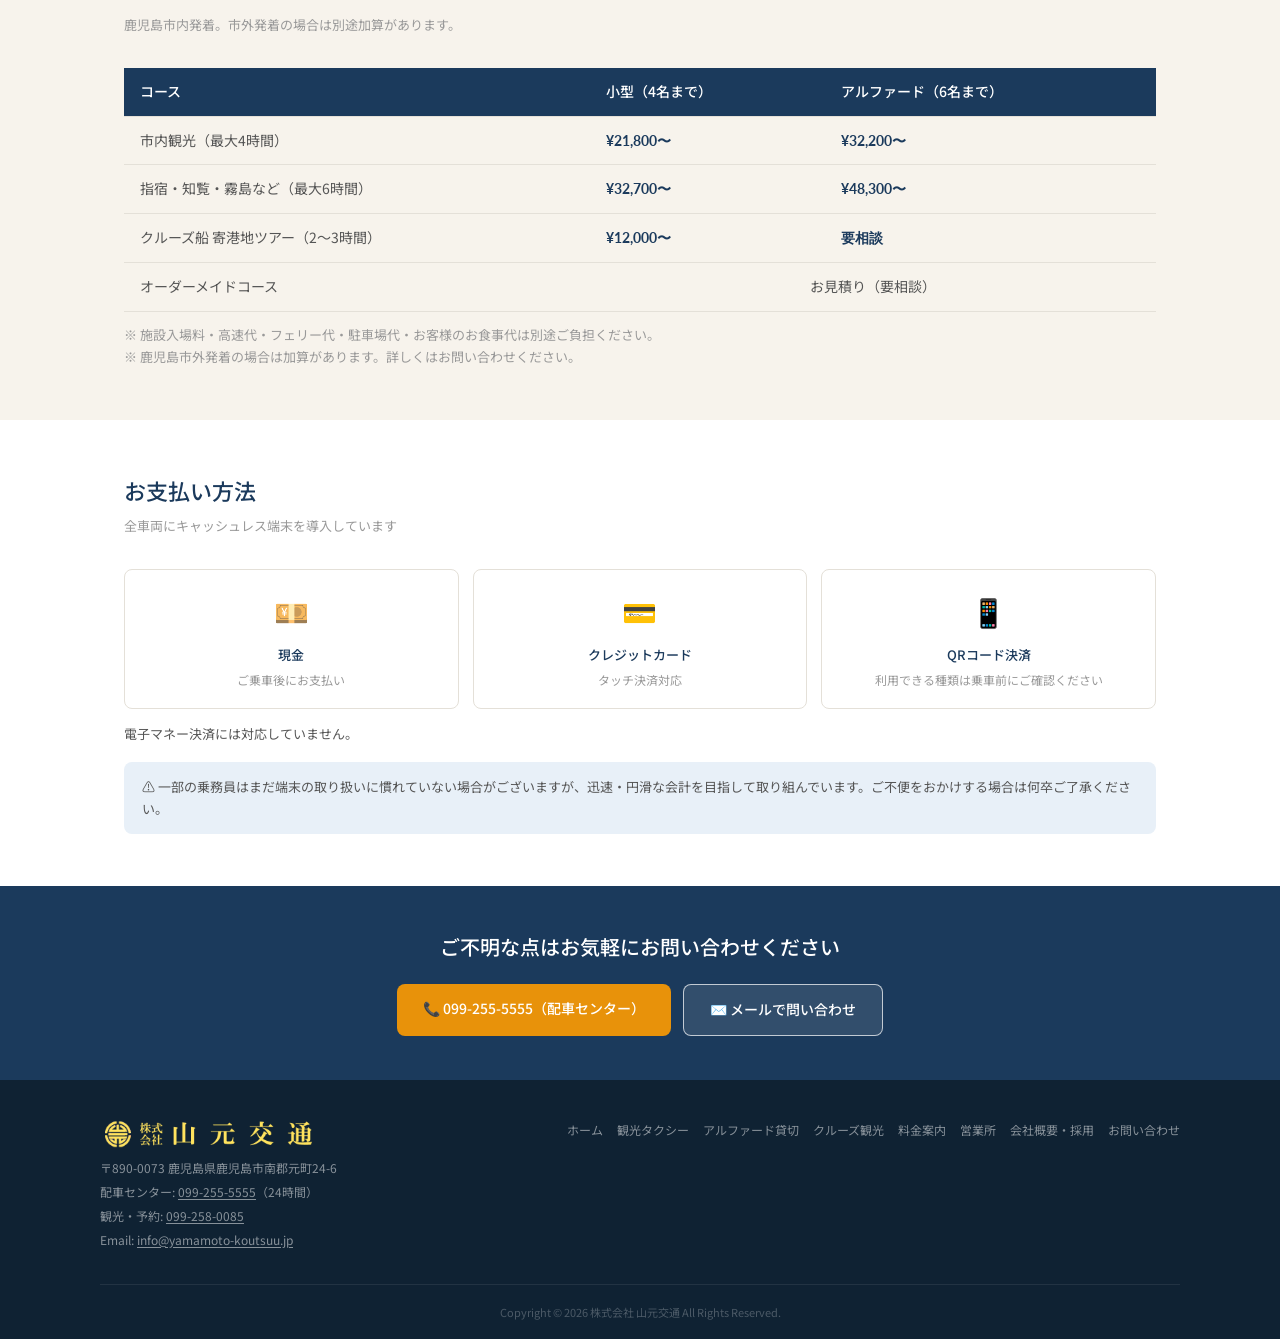
<file: files/ryoukin.html>
<!DOCTYPE html>
<html lang="ja">
<head>
  <meta charset="UTF-8">
  <meta name="viewport" content="width=device-width, initial-scale=1.0">
  <title>料金案内｜株式会社 山元交通</title>
  <meta name="description" content="山元交通のタクシー料金案内。初乗り770円。鹿児島中央駅〜天文館・空港などの目安料金。キャッシュレス対応。">
  <link rel="stylesheet" href="style.css">
  <style>
    .fare-hero {
      background: linear-gradient(90deg, rgba(12,31,46,0.94), rgba(12,31,46,0.67)),
        url('images/service-business.jpg') center 48% / cover;
      padding-top: 52px; padding-bottom: 48px;
    }
    .fare-hero .fare-photo-note { font-size: 11px; margin-top: 14px; color: rgba(255,255,255,0.84); }
    .fare-photo-note a { color: #fff; text-decoration: underline; }
    .fare-card {
      background: #fff; border-radius: var(--radius);
      border: 1px solid var(--gray-bd); padding: 28px;
      margin-bottom: 20px;
    }
    .fare-title {
      font-size: 16px; font-weight: 500; color: var(--navy);
      margin-bottom: 16px; padding-bottom: 12px;
      border-bottom: 2px solid var(--orange);
      display: inline-block;
    }
    .fare-main {
      display: flex; align-items: baseline; gap: 8px;
      margin-bottom: 6px;
    }
    .fare-num { font-size: 48px; font-weight: 700; color: var(--orange); font-family:'Lato',sans-serif; line-height: 1; }
    .fare-unit { font-size: 16px; color: var(--text-md); }
    .fare-note { font-size: 13px; color: var(--text-lt); margin-bottom: 14px; }
    .fare-detail { font-size: 14px; color: var(--text-md); line-height: 2; }

    .sample-table { width: 100%; border-collapse: collapse; font-size: 14px; }
    .sample-table th, .sample-table td { padding: 12px 16px; border-bottom: 1px solid var(--gray-bd); }
    .sample-table th { background: var(--cream); color: var(--navy); font-weight: 500; text-align: left; }
    .sample-table td { color: var(--text-md); }
    .sample-table td.price { font-weight: 700; color: var(--navy); font-family:'Lato',sans-serif; }

    .pay-grid {
      display: grid;
      grid-template-columns: repeat(auto-fit, minmax(160px, 1fr));
      gap: 14px;
    }
    .pay-card {
      background: #fff; border: 1px solid var(--gray-bd);
      border-radius: var(--radius-sm); padding: 18px;
      text-align: center;
    }
    .pay-icon { font-size: 28px; margin-bottom: 8px; }
    .pay-name { font-size: 13px; font-weight: 500; color: var(--navy); margin-bottom: 4px; }
    .pay-note { font-size: 12px; color: var(--text-lt); }

    .kanko-table { width: 100%; border-collapse: collapse; font-size: 14px; }
    .kanko-table th, .kanko-table td { padding: 12px 16px; border-bottom: 1px solid var(--gray-bd); }
    .kanko-table th { background: var(--navy); color: #fff; font-weight: 500; text-align: left; }
    .kanko-table td { color: var(--text-md); }
    .kanko-table td.price { font-weight: 700; color: var(--navy); font-family:'Lato',sans-serif; }
  </style>
</head>
<body>
<div id="site-header"></div>

<div class="page-hero fare-hero">
  <div class="page-hero-inner">
    <div class="breadcrumb">
      <a href="index.html">ホーム</a><span>/</span>
      <span class="breadcrumb-cur">料金案内</span>
    </div>
    <h1 data-i18n="r.hero.h1">料金案内</h1>
    <p data-i18n="r.hero.desc">2026年4月の運賃改定に伴い料金を更新しました。<br>キャッシュレス決済（クレジットカード・QRコード）に全車対応しています。</p>
    <p class="fare-photo-note" data-i18n="r.photos.note">鹿児島中央駅の参考写真です。<a href="photo-credits.html">写真の出典とライセンス</a></p>
  </div>
</div>

<!-- BASIC FARE -->
<section class="section section-cream">
  <div class="wrap">
    <div class="sec-head">
      <div class="sec-title" data-i18n="r.basic.title">基本運賃</div>
      <div class="sec-sub" data-i18n="r.basic.sub">2026年4月改定</div>
    </div>
    <div class="fare-card">
      <div class="fare-title" data-i18n="r.basic.label">初乗り運賃</div>
      <div class="fare-main">
        <span class="fare-num">770</span>
        <span class="fare-unit">円</span>
      </div>
      <div class="fare-note" data-i18n="r.basic.note">1,300メートルまで</div>
      <div class="fare-detail" data-i18n="r.basic.detail">
        以降 <strong>145メートルごとに50円</strong> 加算<br>
        走行時速10km以下になると時間運賃が併用され、<strong>55秒ごとに50円</strong>加算
      </div>
    </div>
    <p style="margin:10px 0 20px;font-size:12px;color:var(--text-lt)" data-i18n="r.basic.source">運賃単価の出典：<a href="https://www5.synapse.kagoshima.jp/fare.html" target="_blank" rel="noopener">鹿児島県タクシー協会（2026年4月1日現在）</a>。実際の適用運賃はご利用時にご確認ください。</p>
    <div style="background:var(--orange-bg);border-radius:var(--radius-sm);padding:16px 20px;border-left:3px solid var(--orange)">
      <div style="font-size:14px;font-weight:500;color:var(--navy);margin-bottom:6px" data-i18n="r.tip.title">遠方・観光・長時間のご利用には「時間貸し運賃」がお得です</div>
      <div style="font-size:13px;color:var(--text-md)" data-i18n="r.tip.desc">4時間・6時間などまとめてご利用いただく場合は、時間貸し料金での計算がお得になる場合があります。観光タクシーのご予約時にご確認ください。</div>
    </div>
  </div>
</section>

<!-- SAMPLE FARES -->
<section class="section">
  <div class="wrap">
    <div class="sec-head">
      <div class="sec-title" data-i18n="r.sample.title">おおよその料金</div>
      <div class="sec-sub" data-i18n="r.sample.sub">交通状況により変動します。あくまで目安としてご参照ください。</div>
    </div>
    <table class="sample-table">
      <thead>
        <tr>
          <th>出発地</th>
          <th>目的地</th>
          <th>目安料金</th>
          <th>備考</th>
        </tr>
      </thead>
      <tbody>
        <tr><td>鹿児島中央駅</td><td>天文館</td><td class="price">約 1,100円</td><td></td></tr>
        <tr><td>郡元</td><td>天文館</td><td class="price">約 1,700円</td><td></td></tr>
        <tr><td>天文館</td><td>鹿児島空港</td><td class="price">約 15,000円</td><td>高速代別途</td></tr>
        <tr><td>鹿児島中央駅</td><td>桜島フェリー乗り場</td><td class="price">約 3,500円</td><td>フェリー代別途</td></tr>
        <tr><td>鹿児島中央駅</td><td>仙巌園</td><td class="price">約 2,500円</td><td></td></tr>
      </tbody>
    </table>
    <div style="margin-top:12px;font-size:13px;color:var(--text-lt)">※実際の交通状況により変動します。遠方へのご予定がある方はご予約の上、時間貸し運賃のご利用をおすすめします。</div>
  </div>
</section>

<!-- KANKO FARES -->
<section class="section section-cream">
  <div class="wrap">
    <div class="sec-head">
      <div class="sec-title" data-i18n="r.kanko.title">観光タクシー料金</div>
      <div class="sec-sub" data-i18n="r.kanko.sub">鹿児島市内発着。市外発着の場合は別途加算があります。</div>
    </div>
    <table class="kanko-table">
      <thead>
        <tr>
          <th>コース</th>
          <th>小型（4名まで）</th>
          <th>アルファード（6名まで）</th>
        </tr>
      </thead>
      <tbody>
        <tr>
          <td>市内観光（最大4時間）</td>
          <td class="price">¥21,800〜</td>
          <td class="price">¥32,200〜</td>
        </tr>
        <tr>
          <td>指宿・知覧・霧島など（最大6時間）</td>
          <td class="price">¥32,700〜</td>
          <td class="price">¥48,300〜</td>
        </tr>
        <tr>
          <td>クルーズ船 寄港地ツアー（2〜3時間）</td>
          <td class="price">¥12,000〜</td>
          <td class="price">要相談</td>
        </tr>
        <tr>
          <td>オーダーメイドコース</td>
          <td colspan="2" style="text-align:center;color:var(--text-md)">お見積り（要相談）</td>
        </tr>
      </tbody>
    </table>
    <div style="margin-top:12px;font-size:13px;color:var(--text-lt)">
      ※ 施設入場料・高速代・フェリー代・駐車場代・お客様のお食事代は別途ご負担ください。<br>
      ※ 鹿児島市外発着の場合は加算があります。詳しくはお問い合わせください。
    </div>
  </div>
</section>

<!-- PAYMENT -->
<section class="section">
  <div class="wrap">
    <div class="sec-head">
      <div class="sec-title" data-i18n="r.pay.title">お支払い方法</div>
      <div class="sec-sub" data-i18n="r.pay.sub">全車両にキャッシュレス端末を導入しています</div>
    </div>
    <div class="pay-grid">
      <div class="pay-card">
        <div class="pay-icon">💴</div>
        <div class="pay-name" data-i18n="r.pay.cash">現金</div>
        <div class="pay-note" data-i18n="r.pay.cash.note">ご乗車後にお支払い</div>
      </div>
      <div class="pay-card">
        <div class="pay-icon">💳</div>
        <div class="pay-name" data-i18n="r.pay.card">クレジットカード</div>
        <div class="pay-note" data-i18n="r.pay.card.note">タッチ決済対応</div>
      </div>
      <div class="pay-card">
        <div class="pay-icon">📱</div>
        <div class="pay-name" data-i18n="r.pay.qr">QRコード決済</div>
        <div class="pay-note" data-i18n="r.pay.qr.note">利用できる種類は乗車前にご確認ください</div>
      </div>
    </div>
    <p style="margin-top:14px;font-size:13px;color:var(--text-md)" data-i18n="r.pay.emoney">電子マネー決済には対応していません。</p>
    <div style="margin-top:16px;background:var(--blue-lt);border-radius:var(--radius-sm);padding:14px 18px;font-size:13px;color:var(--text-md)" data-i18n="r.pay.note">
      ⚠️ 一部の乗務員はまだ端末の取り扱いに慣れていない場合がございますが、迅速・円滑な会計を目指して取り組んでいます。ご不便をおかけする場合は何卒ご了承ください。
    </div>
  </div>
</section>

<div style="background:var(--navy);padding:44px 1.5rem;text-align:center">
  <div style="color:#fff;font-size:20px;font-weight:500;margin-bottom:10px" data-i18n="r.cta">ご不明な点はお気軽にお問い合わせください</div>
  <div style="display:flex;gap:12px;justify-content:center;flex-wrap:wrap;margin-top:20px">
    <a href="tel:0992555555" class="btn btn-primary" data-i18n="r.cta.tel">📞 099-255-5555（配車センター）</a>
    <a href="contact.html" class="btn btn-outline" data-i18n="r.cta.mail">✉️ メールで問い合わせ</a>
  </div>
</div>

<div id="site-footer"></div>
<script src="i18n.js?v=20261022-copy-links"></script>
<script src="common.js"></script>
</body>
</html>
</file>
<file: files/style.css>
/* ===================================
   山元交通 共通スタイル 2026
   フォント: Noto Sans JP + Lato
=================================== */

@import url('https://fonts.googleapis.com/css2?family=Lato:wght@300;400;700&family=Noto+Sans+JP:wght@300;400;500;700&display=swap');

:root {
  --navy:    #1b3a5c;
  --navy-dk: #0f2233;
  --navy-lt: #2a5580;
  --orange:  #e8920a;
  --orange-lt: #f5c36a;
  --orange-bg: #fef3e2;
  --cream:   #fdf9f4;
  --gray-lt: #f4f2ee;
  --gray:    #aaa;
  --gray-bd: #e4e0d8;
  --text:    #1e1e1e;
  --text-md: #555;
  --text-lt: #999;
  --blue-lt: #e8f0f8;
  --blue-tx: #1b5a9c;
  --green-lt:#e8f5ee;
  --green-tx:#1a7a48;
  --font: 'Noto Sans JP', 'Lato', sans-serif;
  --radius: 12px;
  --radius-sm: 8px;
  --shadow: 0 2px 12px rgba(0,0,0,0.07);
}

*, *::before, *::after { box-sizing: border-box; margin: 0; padding: 0; }

html { scroll-behavior: smooth; }

body {
  font-family: var(--font);
  color: var(--text);
  background: #fff;
  font-size: 15px;
  line-height: 1.7;
  -webkit-font-smoothing: antialiased;
}

img { max-width: 100%; height: auto; display: block; }
a { color: inherit; text-decoration: none; }

/* ---- HEADER ---- */
.site-header {
  background: var(--navy);
  position: sticky; top: 0; z-index: 100;
  box-shadow: 0 2px 8px rgba(0,0,0,0.25);
}
.header-inner {
  max-width: 1080px; margin: 0 auto;
  padding: 0 1.5rem;
  display: flex; align-items: center;
  justify-content: space-between;
  height: 60px;
}
.header-logo {
  display: flex; align-items: center; gap: 10px;
  color: #fff; font-size: 16px; font-weight: 500;
  letter-spacing: 0.02em;
}
.logo-circle {
  width: 34px; height: 34px; border-radius: 50%;
  background: var(--orange);
  display: flex; align-items: center; justify-content: center;
  font-size: 16px; flex-shrink: 0;
}
.header-right { display: flex; align-items: center; gap: 14px; }
.header-lang {
  background: rgba(255,255,255,0.12);
  border: 1px solid rgba(255,255,255,0.2);
  color: rgba(255,255,255,0.85);
  font-size: 11px; padding: 3px 10px; border-radius: 4px;
  cursor: pointer; font-family: var(--font);
}
.header-tel {
  color: #fff; font-size: 16px; font-weight: 500;
  display: flex; align-items: center; gap: 6px;
}
.header-tel-label {
  background: var(--orange); color: #fff;
  font-size: 10px; padding: 2px 7px; border-radius: 3px;
}

/* ---- NAV ---- */
.site-nav {
  background: #fff;
  border-bottom: 2.5px solid var(--orange);
}
.nav-inner {
  max-width: 1080px; margin: 0 auto;
  padding: 0 1.5rem;
  display: flex; overflow-x: auto;
}
.nav-inner::-webkit-scrollbar { display: none; }
.nav-inner a {
  padding: 13px 16px;
  font-size: 13px; font-weight: 500;
  color: var(--navy);
  white-space: nowrap;
  border-right: 1px solid var(--gray-bd);
  transition: background 0.15s, color 0.15s;
}
.nav-inner a:hover { background: var(--orange-bg); color: var(--orange); }
.nav-inner a.active { color: var(--orange); }

/* ---- FOOTER ---- */
.site-footer {
  background: var(--navy-dk);
  padding: 40px 1.5rem 0;
}
.footer-inner {
  max-width: 1080px; margin: 0 auto;
  display: flex; justify-content: space-between;
  flex-wrap: wrap; gap: 28px;
  padding-bottom: 32px;
  border-bottom: 1px solid rgba(255,255,255,0.08);
}
.footer-brand { color: #fff; font-size: 16px; font-weight: 500; margin-bottom: 8px; }
.footer-info { color: rgba(255,255,255,0.5); font-size: 12px; line-height: 2; }
.footer-info a { color: inherit; text-decoration: underline; text-underline-offset: 2px; }
.footer-links { display: flex; gap: 14px; flex-wrap: wrap; }
.footer-links a {
  color: rgba(255,255,255,0.5);
  font-size: 12px;
  transition: color 0.15s;
}
.footer-links a:hover { color: var(--orange-lt); }
.footer-copy {
  max-width: 1080px; margin: 0 auto;
  padding: 18px 0;
  text-align: center;
  color: rgba(255,255,255,0.25);
  font-size: 11px;
}

/* ---- UTILITY ---- */
.wrap { max-width: 1080px; margin: 0 auto; padding: 0 1.5rem; }
.section { padding: 52px 0; }
/* cream: 軽い区切り。白との差を明確に */
.section-cream { background: #f7f3ec; }
/* gray: 重要な補足情報エリアのみに限定使用 */
.section-gray  { background: #eeeae3; }
.section-navy  { background: var(--navy); }
/* 重要CTAセクション強調用 */
.section-accent {
  background: var(--orange-bg);
  border-top: 2px solid var(--orange);
  border-bottom: 2px solid var(--orange);
}

.sec-head { margin-bottom: 32px; }
.sec-title { font-size: 22px; font-weight: 500; color: var(--navy); margin-bottom: 6px; }
.sec-sub   { font-size: 13px; color: var(--text-lt); }

.badge {
  display: inline-block; font-size: 11px; font-weight: 500;
  padding: 3px 9px; border-radius: 4px;
}
/* オレンジは「人気No.1」など最重要の1箇所のみに絞る */
.badge-orange { background: var(--orange); color: #fff; }
/* blue・green・navy はニュートラルなラベルに統一 */
.badge-blue   { background: #e8edf5; color: #3a5480; }
.badge-green  { background: var(--green-lt); color: var(--green-tx); }
.badge-navy   { background: #e8edf5; color: #3a5480; }
.badge-label  { background: #f0ede8; color: #666; }
.badge-coming { background: #f0f0f0; color: #aaa; }

.btn {
  display: inline-block; cursor: pointer;
  font-family: var(--font); font-size: 14px; font-weight: 500;
  padding: 13px 26px; border-radius: var(--radius-sm);
  border: none; transition: opacity 0.15s, transform 0.1s;
}
.btn:active { transform: scale(0.98); }
.btn-primary { background: var(--orange); color: #fff; }
.btn-primary:hover { opacity: 0.9; }
.btn-outline { background: rgba(255,255,255,0.1); color: #fff; border: 1.5px solid rgba(255,255,255,0.7); }
.btn-outline:hover { background: rgba(255,255,255,0.18); border-color: #fff; }
.btn-navy { background: var(--navy); color: #fff; }

.card {
  background: #fff; border-radius: var(--radius);
  border: 1px solid var(--gray-bd);
  overflow: hidden;
}

/* ---- PAGE HERO ---- */
.page-hero {
  background: var(--navy-dk); padding: 44px 1.5rem 40px;
}
.page-hero-inner { max-width: 1080px; margin: 0 auto; }
.breadcrumb {
  display: flex; gap: 6px; align-items: center;
  margin-bottom: 18px;
}
.breadcrumb a { color: rgba(255,255,255,0.45); font-size: 12px; }
.breadcrumb span { color: rgba(255,255,255,0.25); font-size: 12px; }
.breadcrumb-cur { color: rgba(255,255,255,0.75); font-size: 12px; }
.page-hero h1 { font-size: 26px; font-weight: 500; color: #fff; line-height: 1.5; }
.page-hero p { color: rgba(255,255,255,0.75); font-size: 14px; margin-top: 10px; line-height: 1.8; }

/* ---- RESPONSIVE ---- */
@media (max-width: 640px) {
  .header-lang { display: none; }
  .header-tel { font-size: 14px; }
  .sec-title { font-size: 19px; }
  .page-hero h1 { font-size: 22px; }
}

/* ---- LANGUAGE SWITCHER ---- */
.lang-switcher {
  display: flex; gap: 2px;
  background: rgba(255,255,255,0.08);
  border: 1px solid rgba(255,255,255,0.15);
  border-radius: 6px; padding: 3px;
}
.lang-btn-item {
  background: transparent; color: rgba(255,255,255,0.65);
  border: none; padding: 3px 8px; border-radius: 4px;
  font-size: 11px; font-weight: 500; cursor: pointer;
  font-family: var(--font); transition: background 0.15s, color 0.15s;
  white-space: nowrap;
}
.lang-btn-item:hover { background: rgba(255,255,255,0.12); color: #fff; }
.lang-btn-item.active { background: var(--orange); color: #fff; }

@media (max-width: 640px) {
  .header-inner {
    height: auto;
    min-height: 60px;
    padding: 7px 12px;
    flex-wrap: wrap;
    row-gap: 6px;
  }
  .header-right { display: contents; }
  .header-logo { order: 0; }
  .header-inner .header-logo img { height: clamp(22px, 7vw, 29px); }
  .header-tel { order: 1; margin-left: auto; font-size: 12px; }
  .lang-switcher {
    display: flex;
    order: 2;
    width: 100%;
    justify-content: center;
  }
  .lang-btn-item { min-height: 32px; padding: 5px 12px; }
}

/* ---- LOGO IMAGE ---- */
.header-logo img {
  height: 36px; width: auto;
  display: block;
  /* 透過PNG想定。背景色との馴染みを調整 */
}
.header-logo {
  gap: 0; /* 画像のみなのでgap不要 */
}

/* ---- LOGO SUB TEXT ---- */
.header-logo-sub {
  font-size: 10px;
  color: rgba(255,255,255,0.55);
  font-weight: 400;
  letter-spacing: 0.04em;
  white-space: nowrap;
  display: block;
  margin-top: 2px;
  font-family: 'Lato', sans-serif;
}
.header-logo-sub:empty { display: none; }
.header-logo {
  flex-direction: column;
  align-items: flex-start;
  gap: 0;
}
</file>
